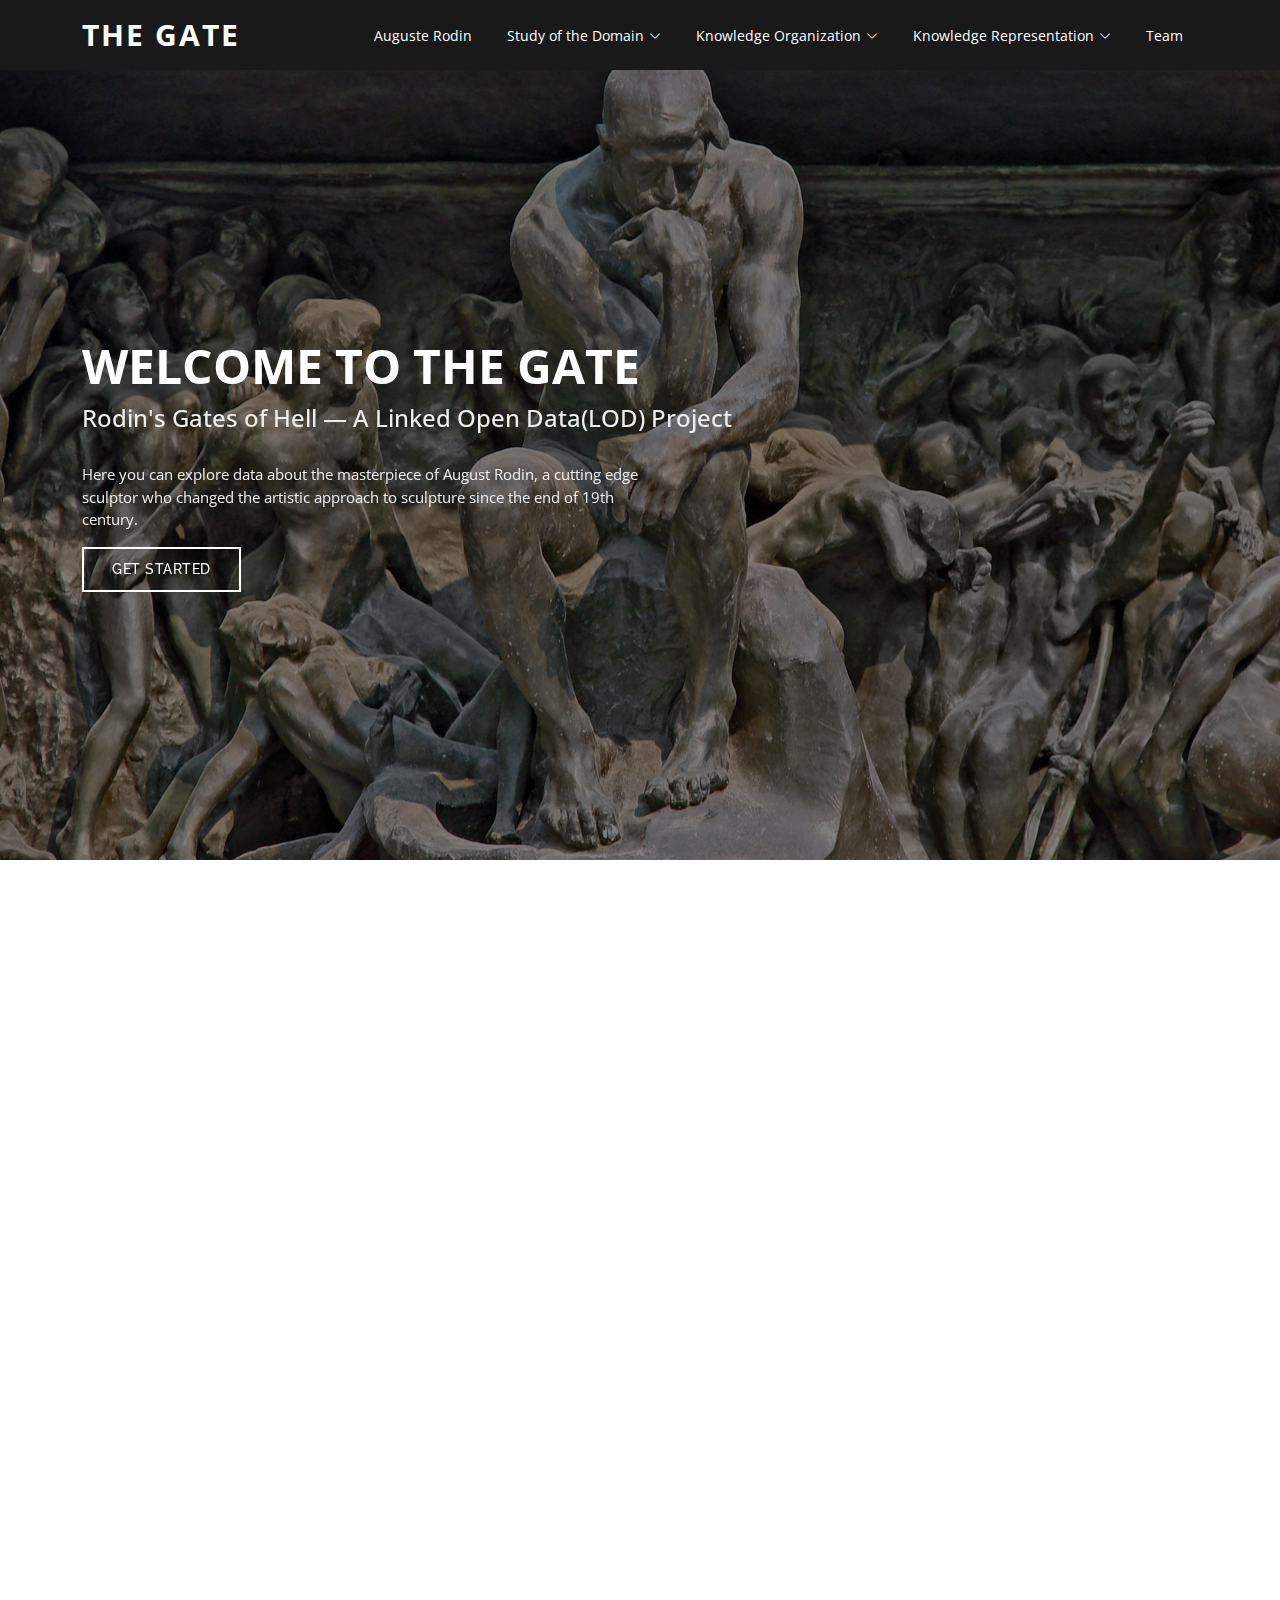
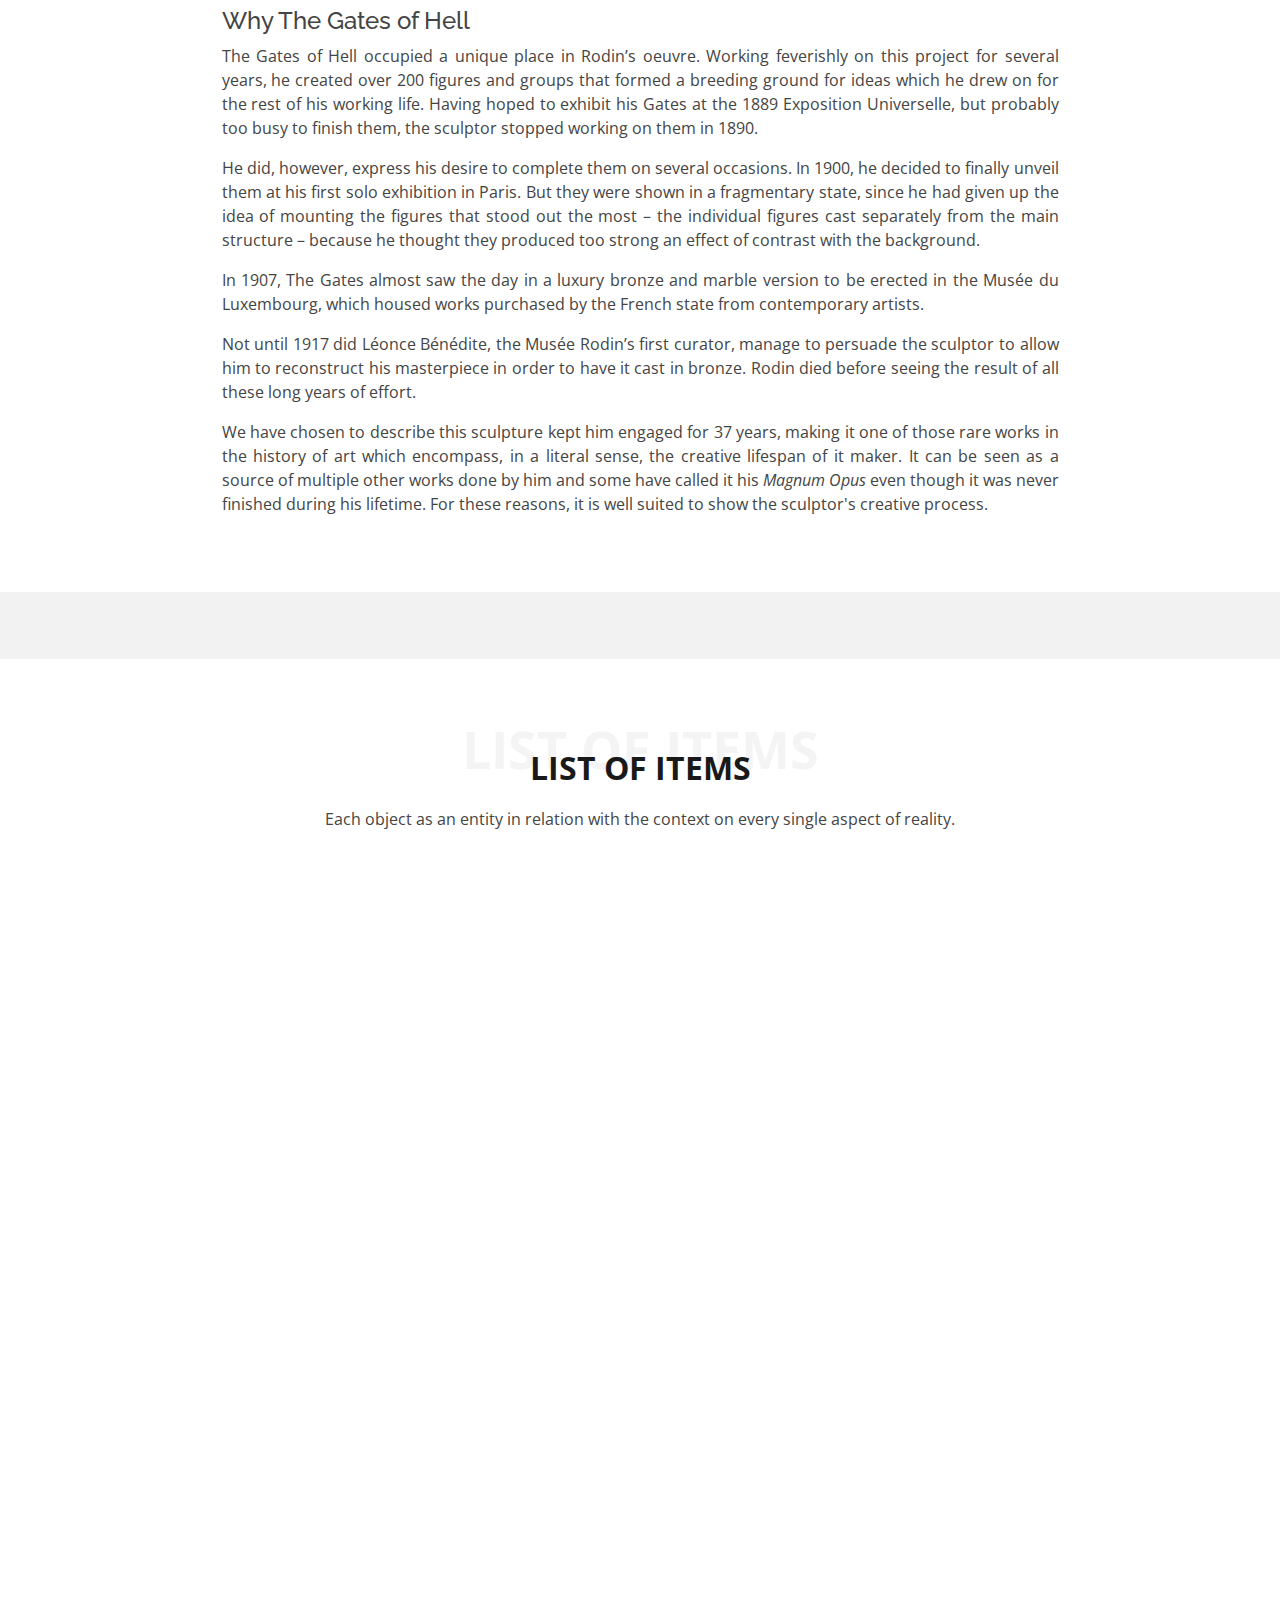
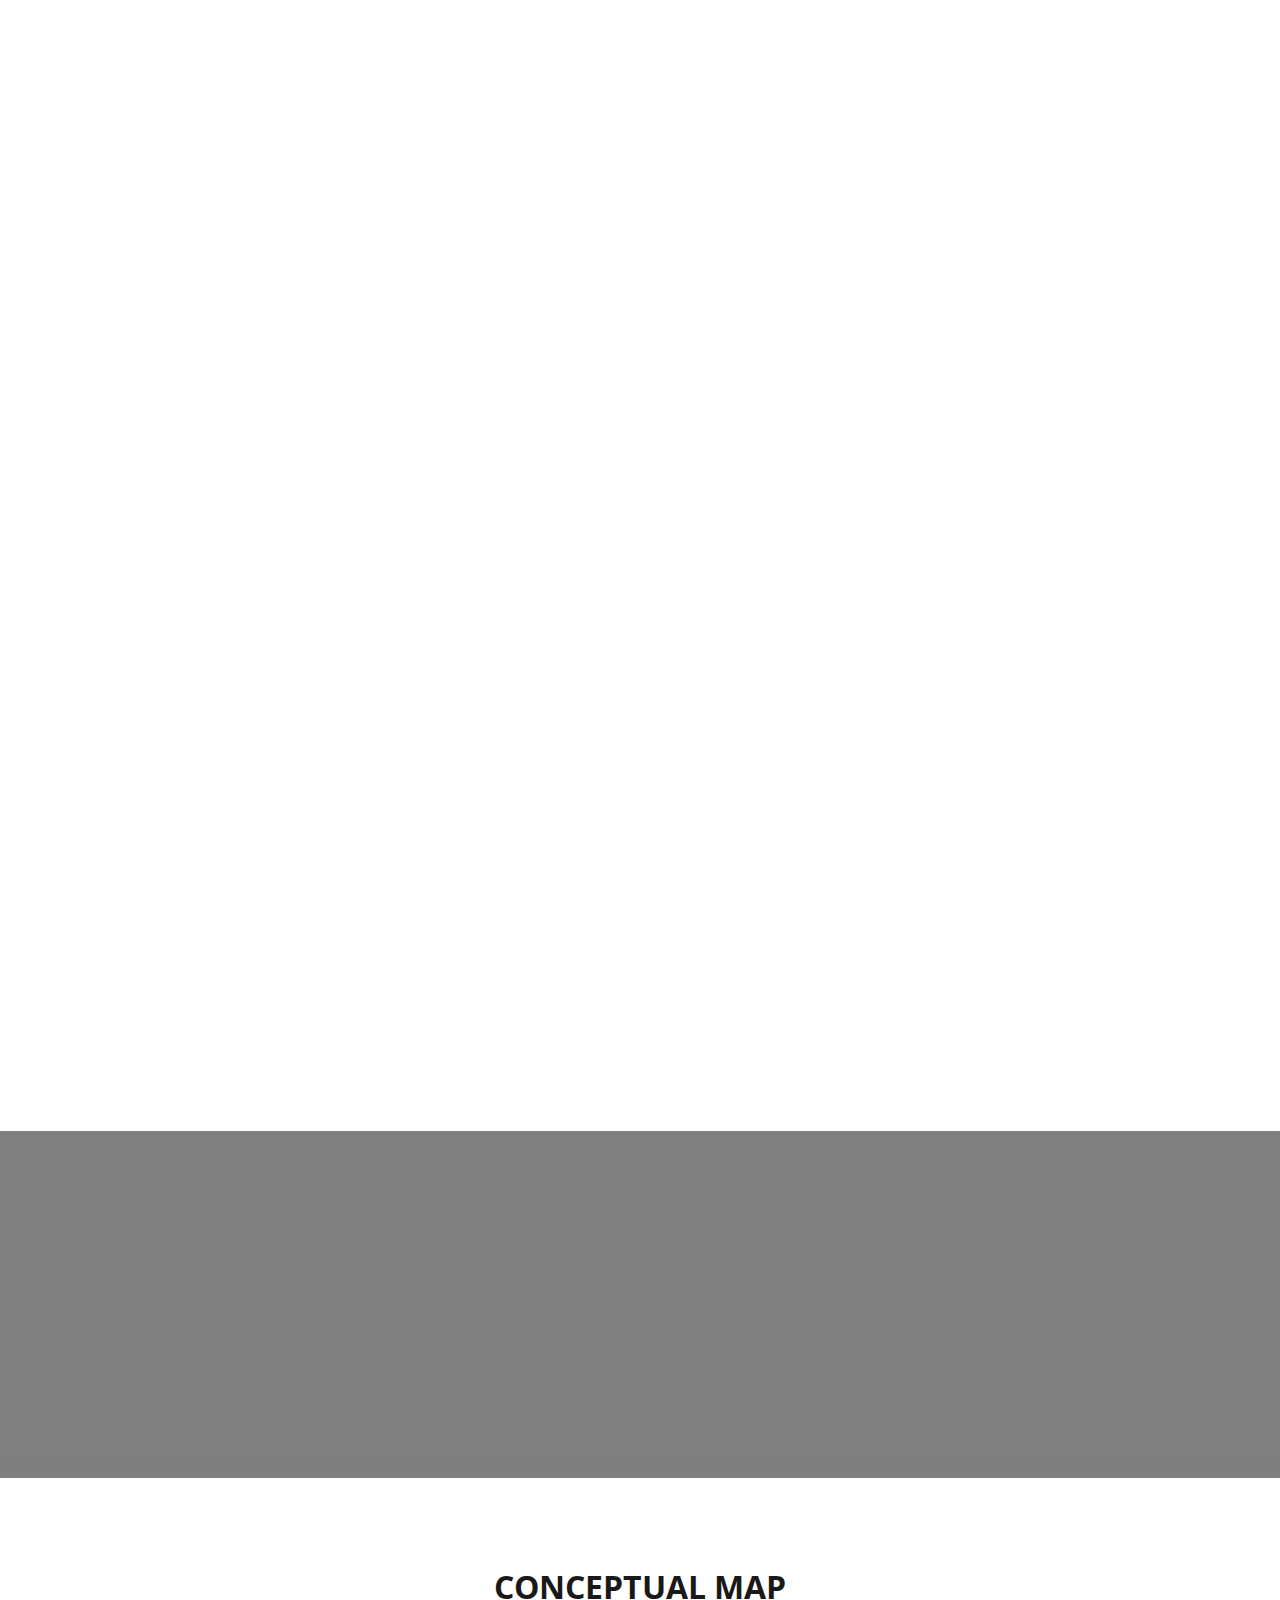
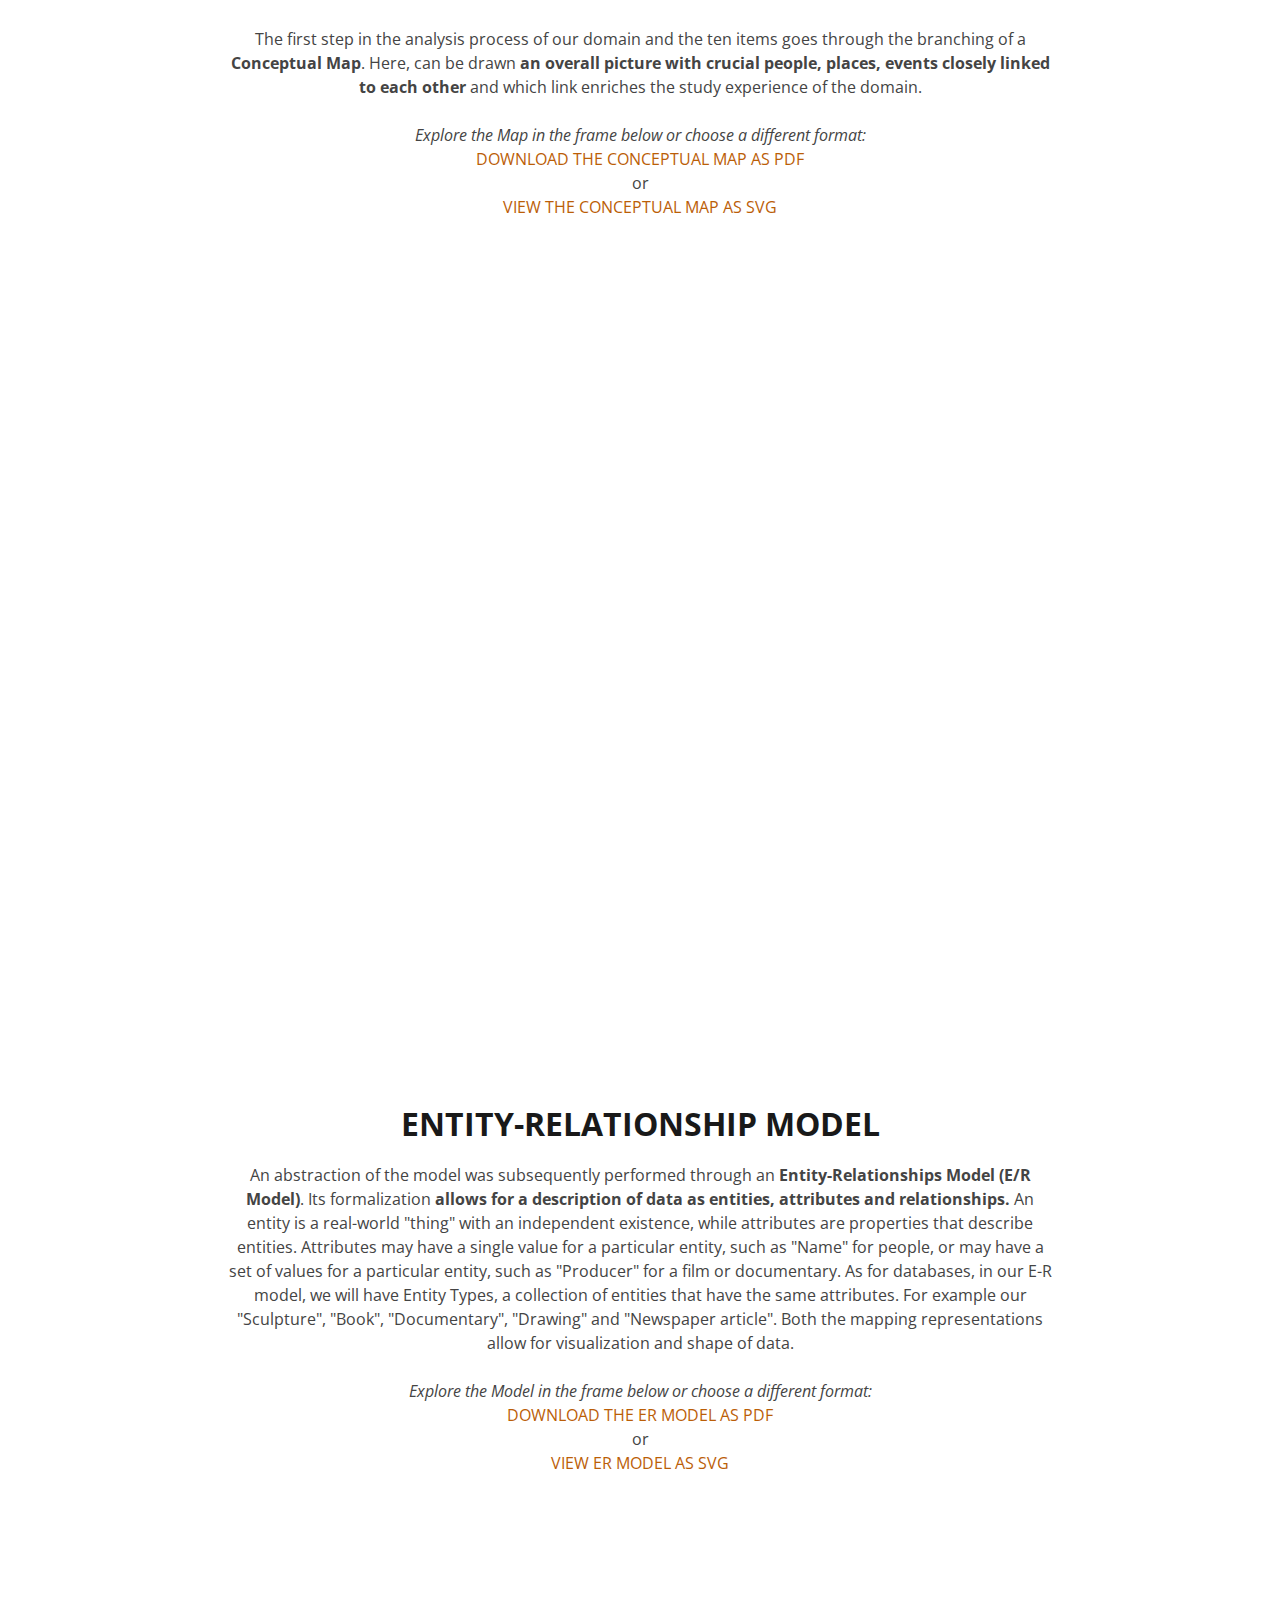
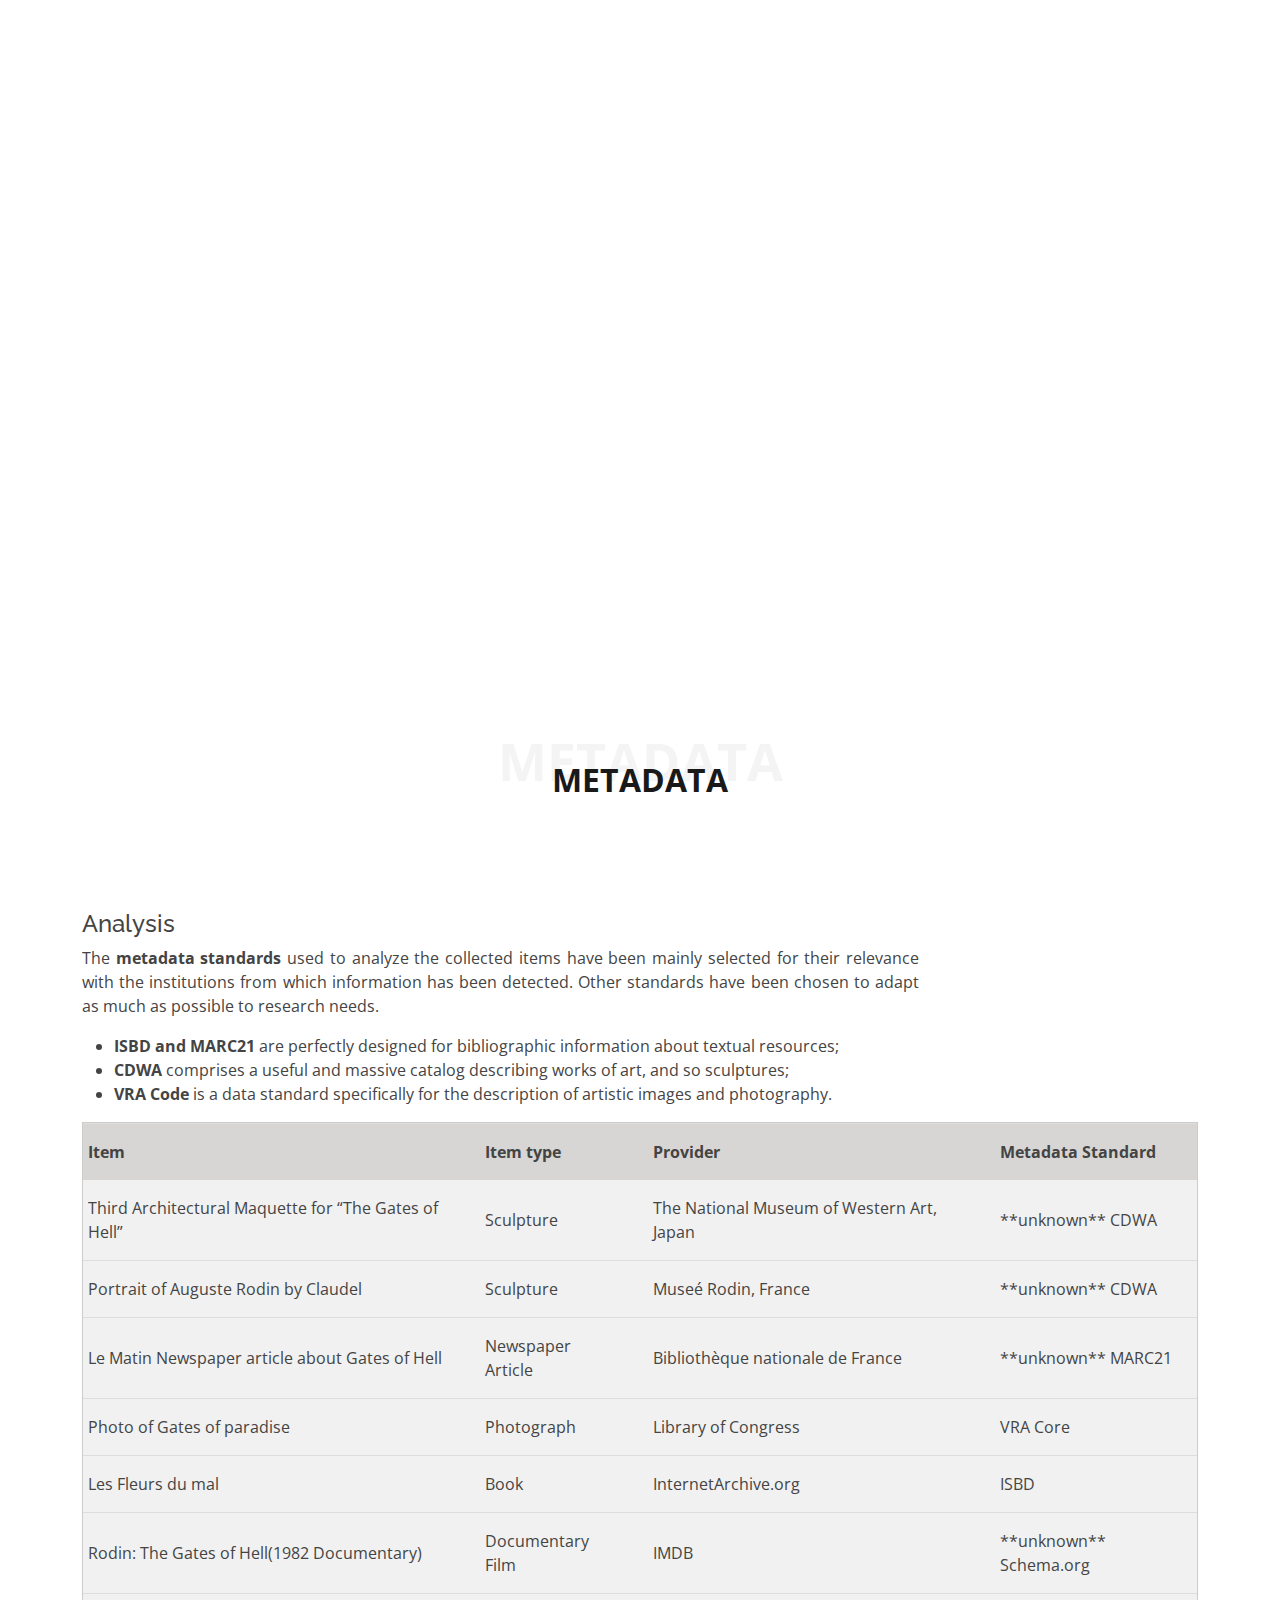
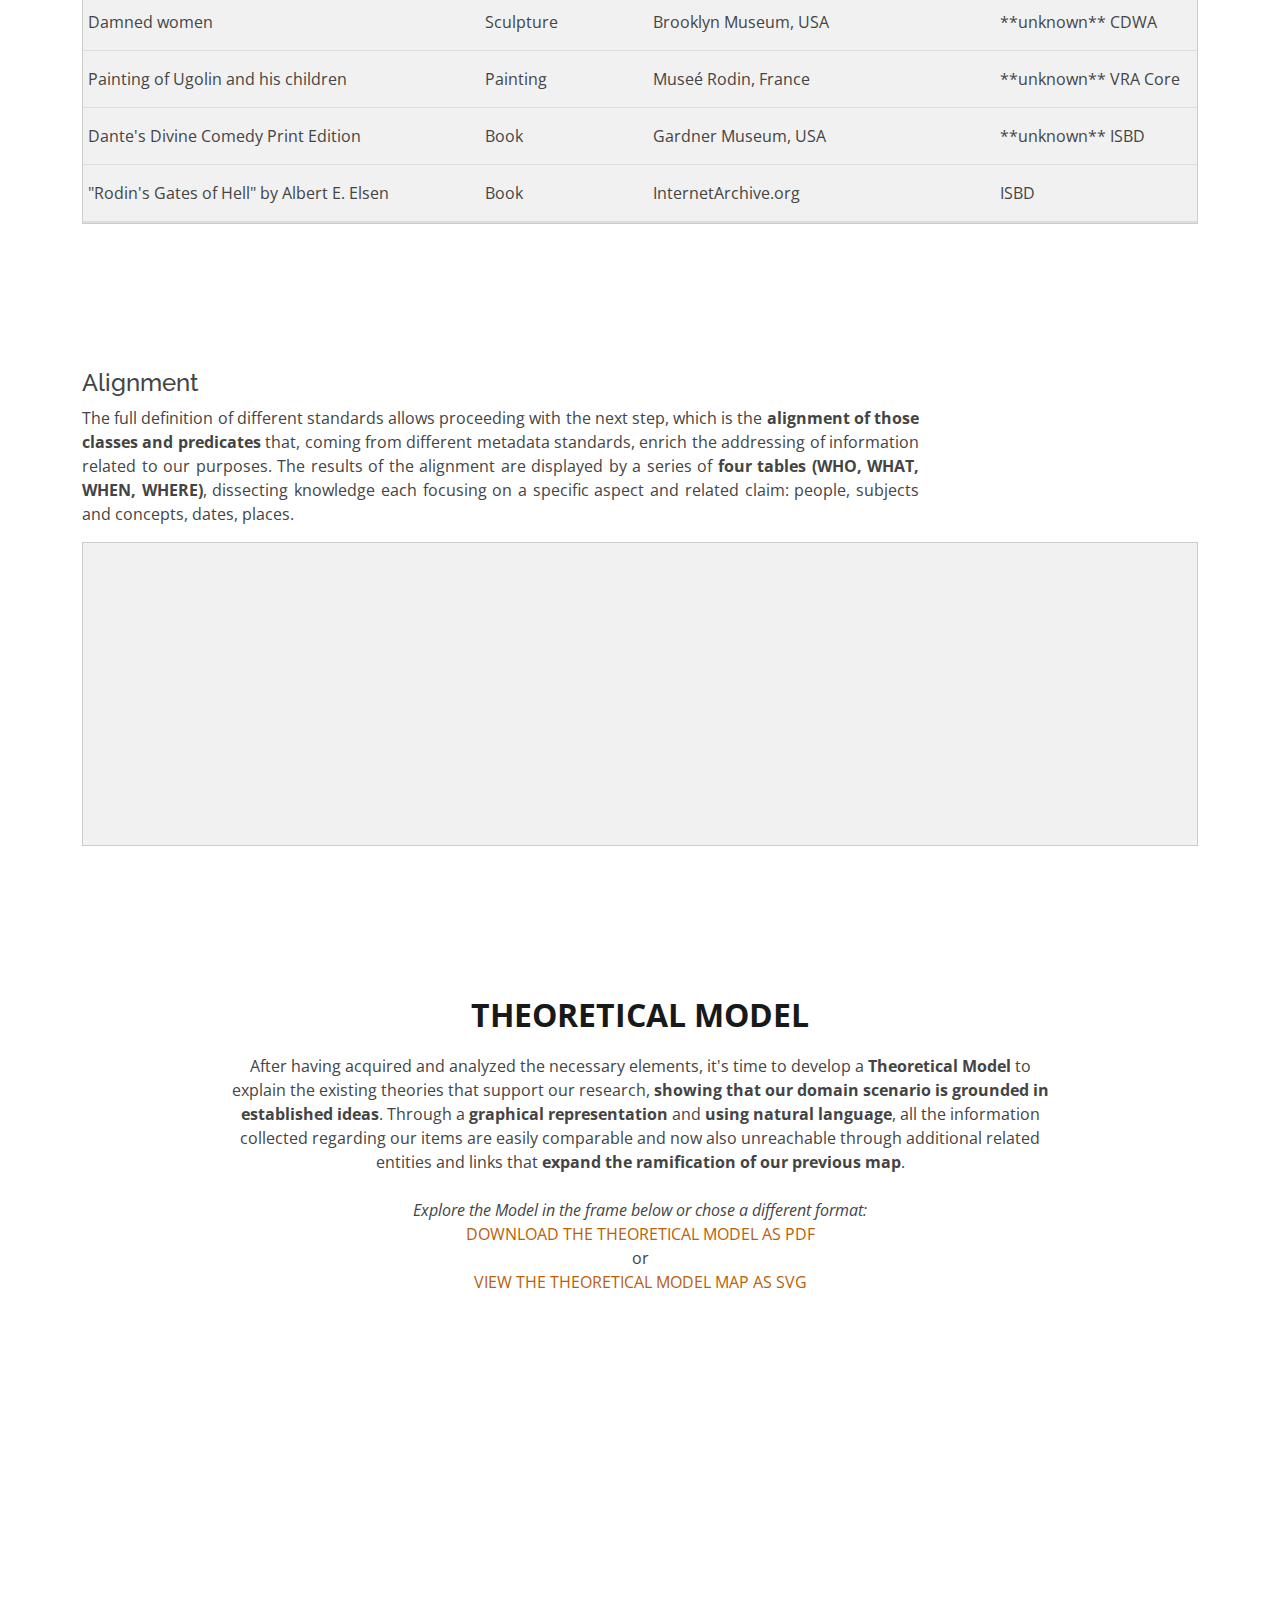
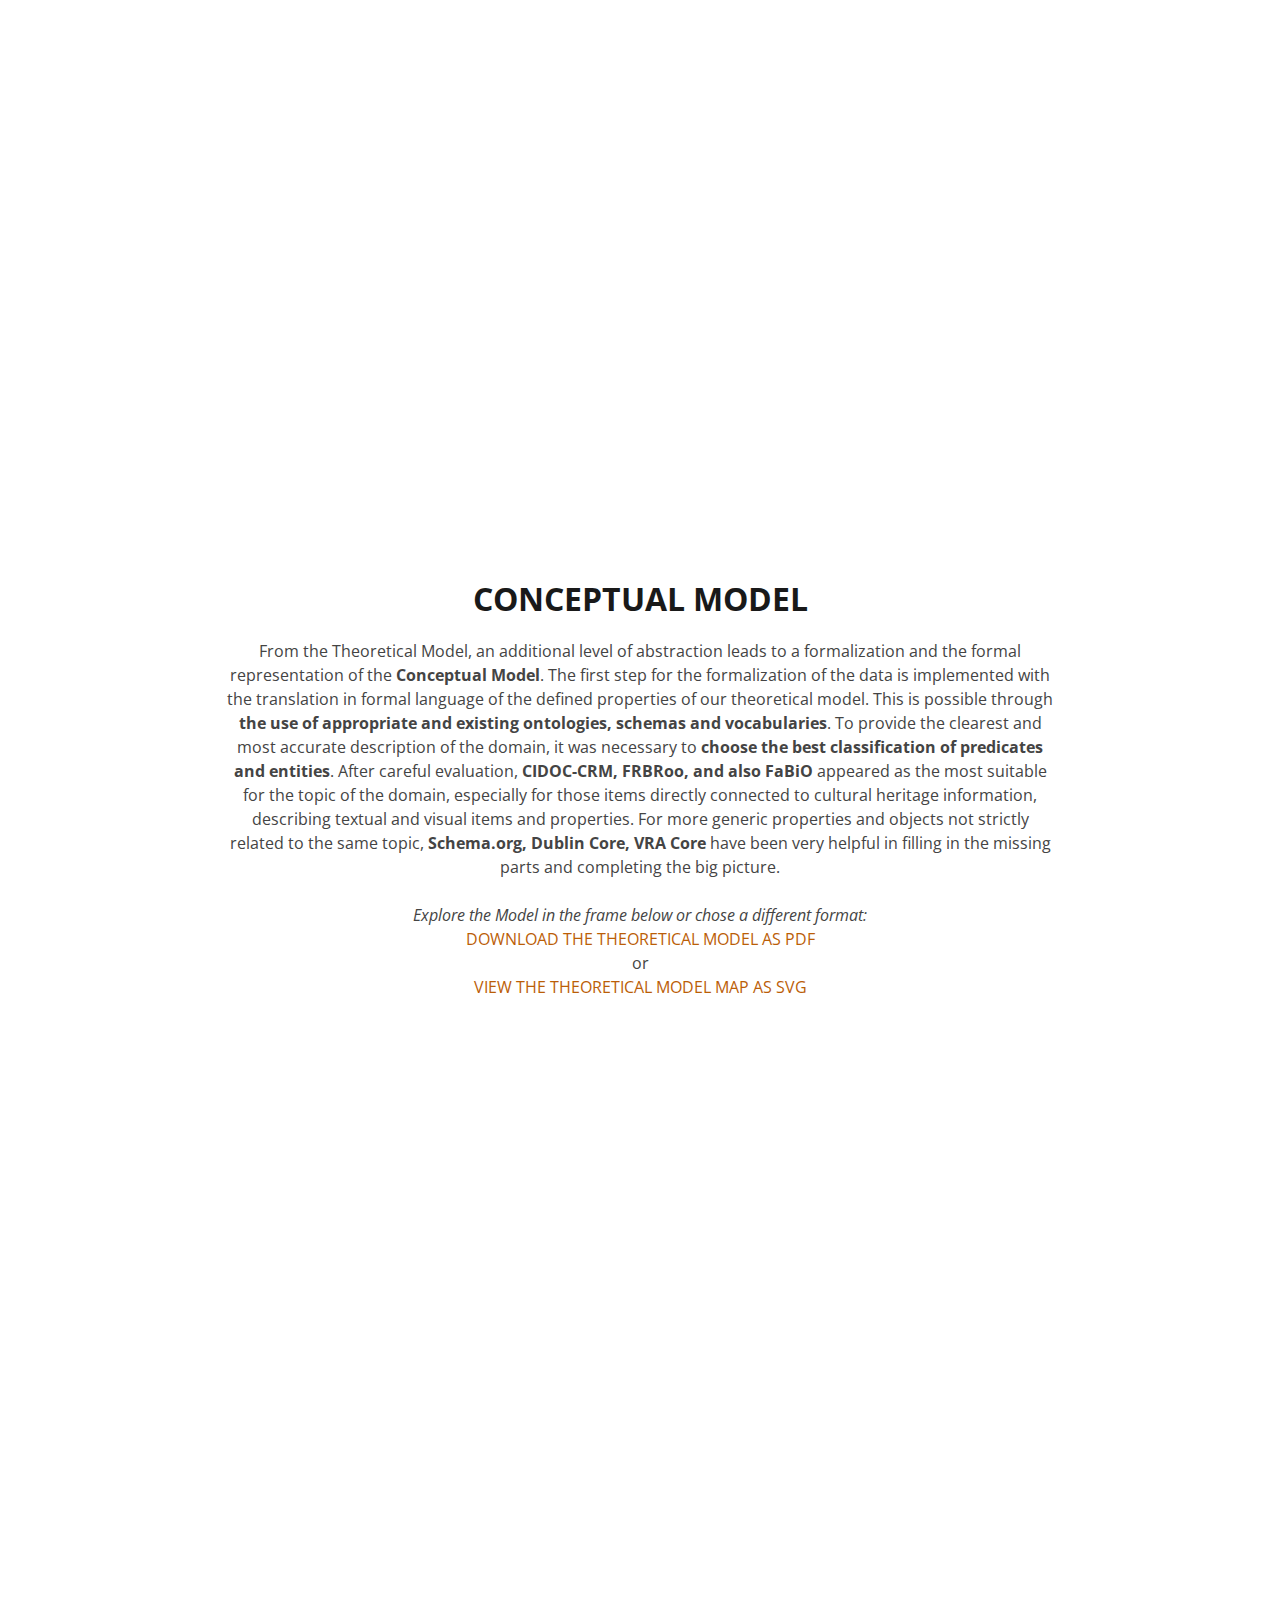
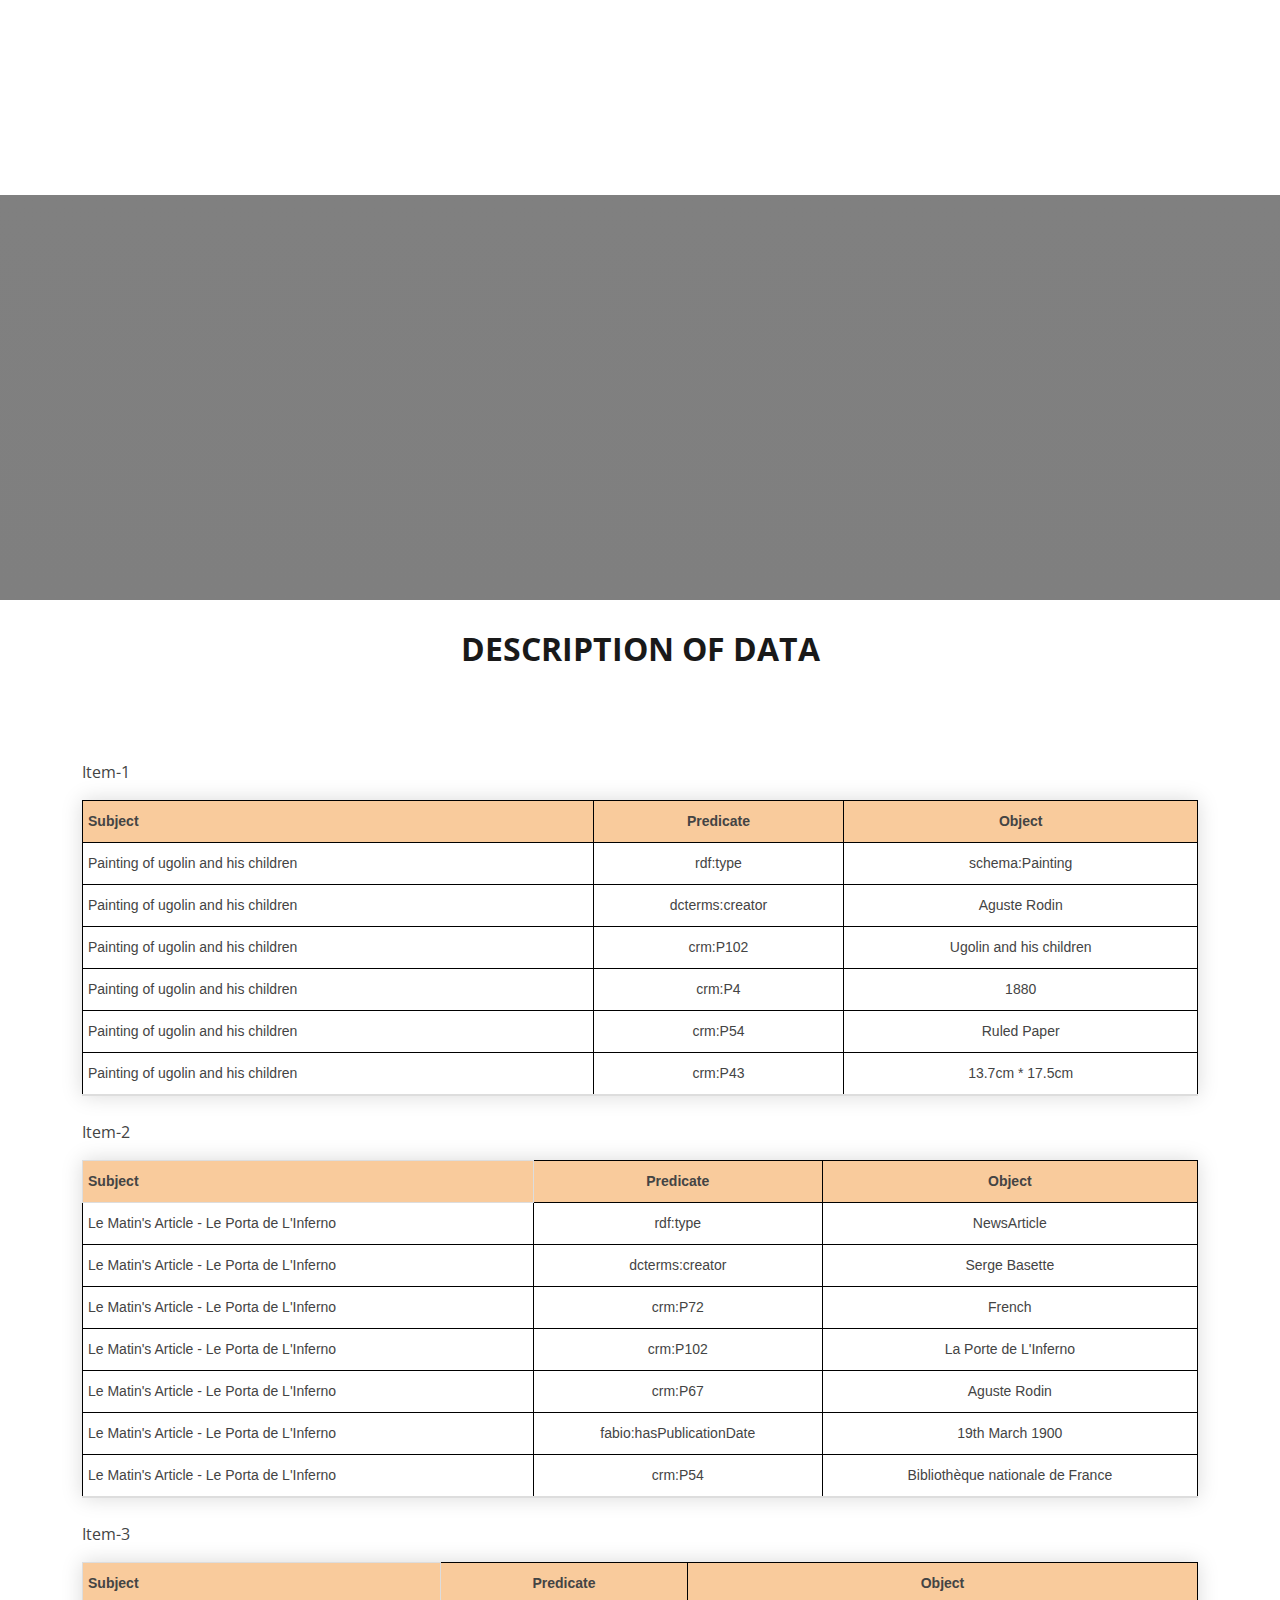
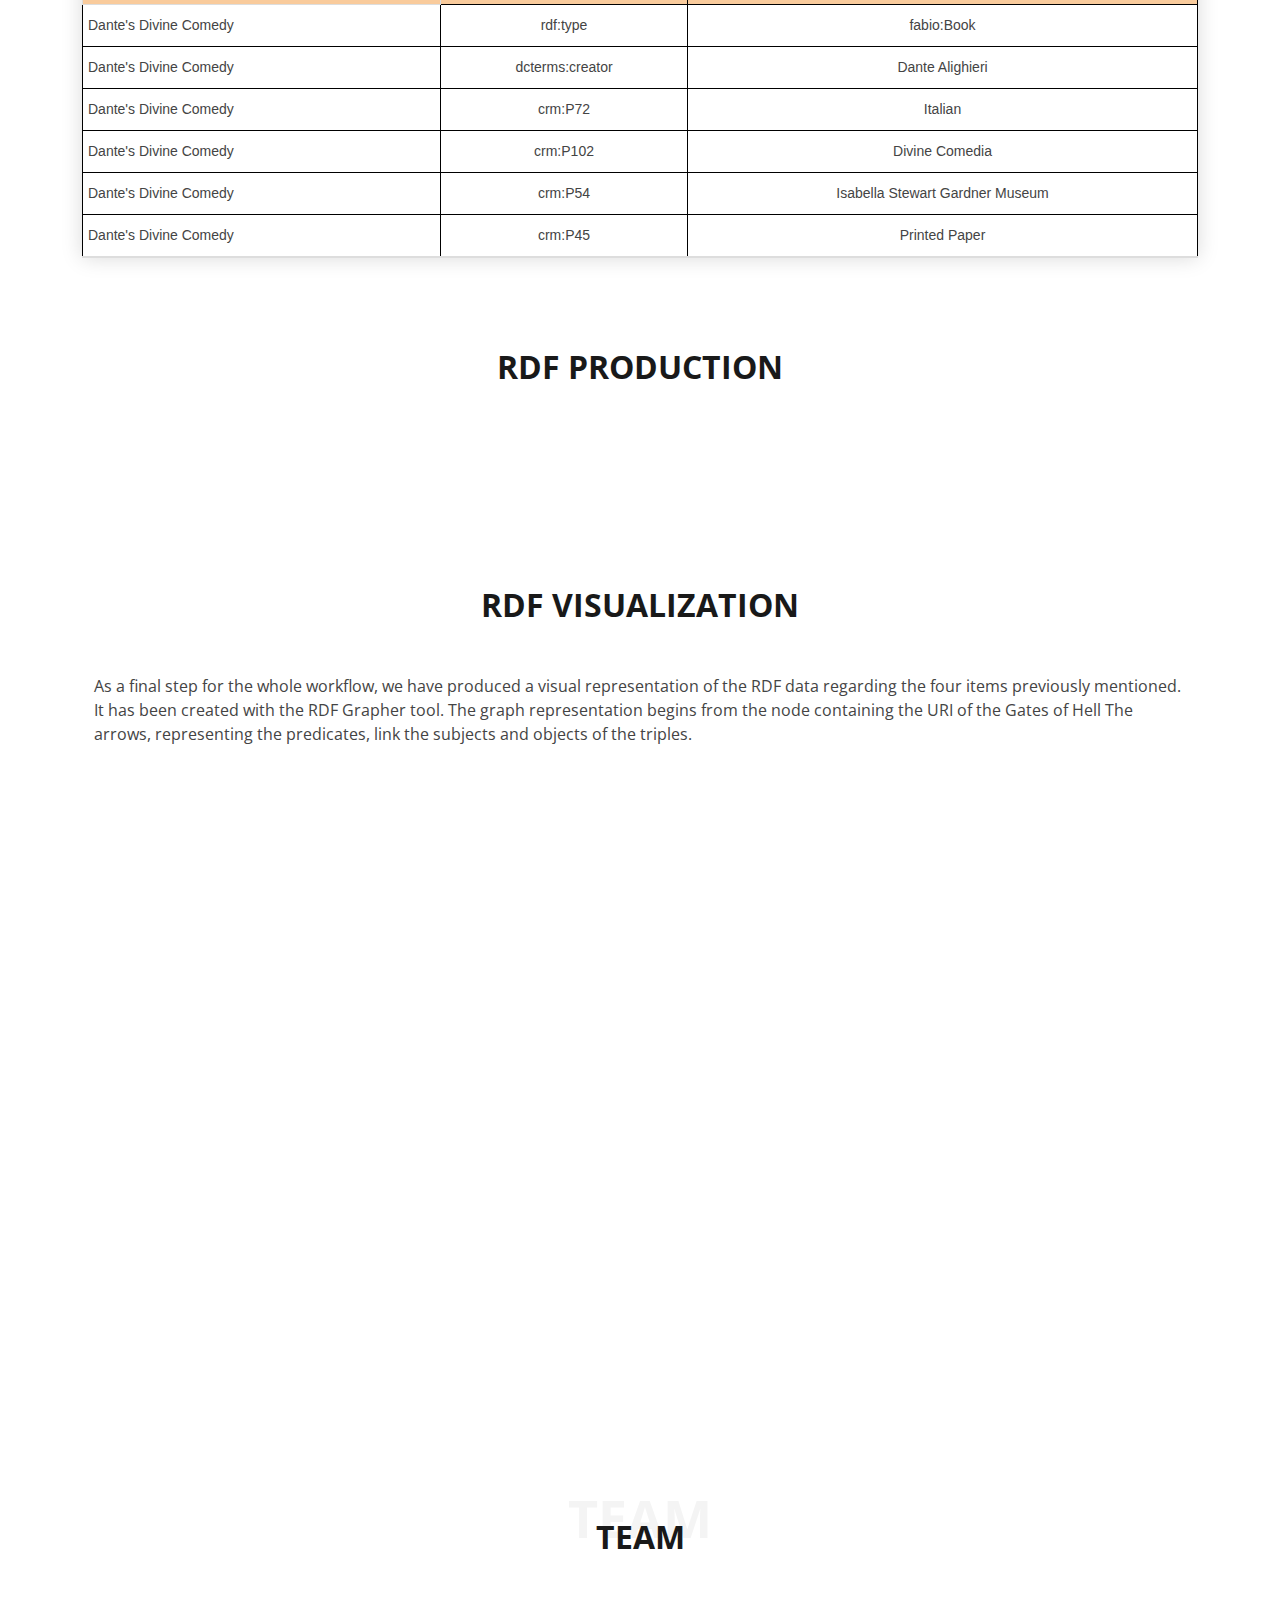
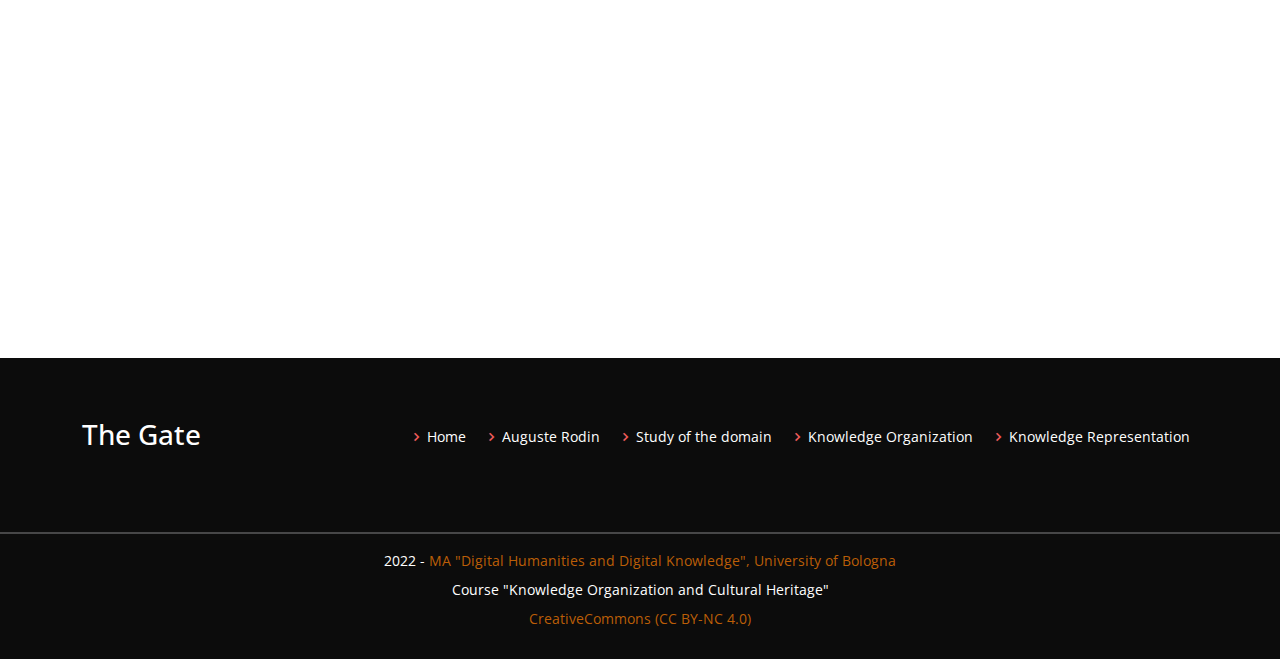
<file: index.html>
<!DOCTYPE html>
<html lang="en">

<head>
  <meta charset="utf-8">
  <meta content="width=device-width, initial-scale=1.0" name="viewport">

  <title>The Gate</title>
  <meta content="" name="description">
  <meta content="" name="keywords">

  <!-- Favicons -->
  <link href="assets/img/favicon.png" rel="icon">
  <link href="assets/img/apple-touch-icon.png" rel="apple-touch-icon">

  <!-- Google Fonts -->
  <link href="https://fonts.googleapis.com/css?family=Open+Sans:300,300i,400,400i,600,600i,700,700i|Raleway:300,300i,400,400i,500,500i,600,600i,700,700i|Poppins:300,300i,400,400i,500,500i,600,600i,700,700i" rel="stylesheet">

  <!-- Vendor CSS Files -->
  <link href="assets/vendor/aos/aos.css" rel="stylesheet">
  <link href="assets/vendor/bootstrap/css/bootstrap.min.css" rel="stylesheet">
  <link href="assets/vendor/bootstrap-icons/bootstrap-icons.css" rel="stylesheet">
  <link href="assets/vendor/boxicons/css/boxicons.min.css" rel="stylesheet">
  <link href="assets/vendor/glightbox/css/glightbox.min.css" rel="stylesheet">
  <link href="assets/vendor/swiper/swiper-bundle.min.css" rel="stylesheet">

  <!-- Template Main CSS File -->
  <link href="assets/css/style.css" rel="stylesheet">

  <!-- =======================================================
  * Template Name: Day - v4.8.0
  * Template URL: https://bootstrapmade.com/day-multipurpose-html-template-for-free/
  * Author: BootstrapMade.com
  * License: https://bootstrapmade.com/license/
  ======================================================== -->

  <style>
    .justify-p {
      text-align: justify;

      -webkit-hyphens: auto;
      -moz-hyphens: auto;
      -ms-hyphens: auto;
      hyphens: auto;
    }
  </style>

</head>

<body>

  

  <!-- ======= Header ======= -->
  <header id="header" class="d-flex align-items-center">
    <div class="container d-flex align-items-center justify-content-between">

      <h1 class="logo"><a href="index.html">THE GATE</a></h1>
      <!-- Uncomment below if you prefer to use an image logo -->
      <!-- <a href="index.html" class="logo"><img src="assets/img/logo.png" alt="" class="img-fluid"></a>-->

      <nav id="navbar" class="navbar">
        <ul>
          <!--li><a class="nav-link scrollto active" href="#hero">Home</a></li-->
          <li><a class="nav-link scrollto" href="#about">Auguste Rodin</a></li>
          <li class="dropdown"><a href="#why-us"><span>Study of the Domain</span> <i class="bi bi-chevron-down"></i></a>
            <ul>
              <li><a class="nav-link scrollto" href="#why-us">Idea</a></li>
              <li><a class="nav-link scrollto" href="#portfolio">List of Items</a></li>
              <li><a class="nav-link scrollto" href="listofitems.html">Description of Items</a></li>
            </ul>
          </li>
          <li class="dropdown"><a href="#cta"><span>Knowledge Organization</span> <i class="bi bi-chevron-down"></i></a>
            <ul>
              <li><a href="#con_map">Conceptual Map</a></li>
              <li><a href="#er_mod">Entity-relationship Model</a></li>
              <li><a href="#services">Metadata</a></li>
              <li><a href="#theo_mod">Theoretical Model</a></li>
              <li><a href="#con_model">Conceptual Model</a></li>
            </ul>
          </li>
          <li class="dropdown"><a href="#kr"><span>Knowledge Representation</span> <i class="bi bi-chevron-down"></i></a>
            <ul>
              <li><a href="#kr">Description of data</a></li>
              <li><a href="#krproduction">RDF production</a></li>
              <li><a href="#krview">RDF visualisation</a></li>
            </ul>
          <li><a class="nav-link scrollto" href="#team">Team</a></li>
        </ul>
        <i class="bi bi-list mobile-nav-toggle"></i>
      </nav><!-- .navbar -->

    </div>
  </header><!-- End Header -->

  <!-- ======= Hero Section ======= -->
  <section id="hero" class="d-flex align-items-center">
    <div class="container position-relative" data-aos="fade-up" data-aos-delay="500">
      <h1>Welcome to The Gate</h1>
      <h2>Rodin's Gates of Hell — A Linked Open Data(LOD) Project</h2>
      <p class="mrd01 w-50">Here you can explore data about the masterpiece of August Rodin, a cutting edge sculptor who changed the artistic approach to sculpture since the end of 19th century.</p>
      <a href="#about" class="btn-get-started scrollto">Get Started</a>
    </div>
  </section><!-- End Hero -->

  <main id="main">

    <!-- ======= About Section ======= -->
    <section id="about" class="about">
      <div class="container pb-4">

        <div class="row">
          <div class="col-lg-5 order-1 order-lg-2 text-center" data-aos="fade-left">
            <img src="assets/img/440px-Auguste_Rodin_by_George_Charles_Beresford_(NPG_x6573).jpg" class="img-fluid rounded" alt="Portrait of Rodin">
          </div>
          <div class="col-lg-7 pt-4 pt-lg-0 order-2 order-lg-1 content pe-5" data-aos="fade-right">
            <h4>Auguste Rodin life and career</h4>
              <p class="justify-p"><b>AUGUSTS RODIN</b>, or, to give him his full name, <span class="fst-italic">Francois Auguste Rodin</span>, was born in Paris on the I2th of November 1840, in a house that no longer exists, but which stood in the Rue de PArbalete and bore the number 3. The street is a small one lying between the Val-de-Grace Hospital and the Church of St Medard, in the outskirts of the Latin Quarter, and not far from the Jardin des Plantes, the Pantheon, and the Sorbonne. The cutting of wide boulevards and the rebuilding of houses and some old monuments have a good deal changed the physiognomy of this part of Paris ; but the changes are not so complete as elsewhere, and a present-day visitor to the Rue de 1'Arbalete will find nooks and corners that have conserved their appearance of sixty years ago.
            </p>
            <p class="justify-p">Extract from the: <a href="https://archive.org/details/lifeworkofaugust00lawtiala/page/n17/mode/2up">Internet Archive</a></p>
            <p class="justify-p"><em>"His genius was to express inner truths of the human psyche, and his gaze penetrated beneath the external appearance of the world"</em></p>
            <p class="justify-p">Extract from the: <a href="https://rodinmuseum.org/collection/about-auguste-rodin">Rodin Museum</a></p>
            <p class="justify-p"><em>"Rodin was especially influenced by the drawing master, Horace Lecoq de Boisbaudran (b. 1802–d. 1897), who was known for his unique method of training the visual memory and who emphasized the importance of artists working from nature."</em></p>
            <p class="justify-p">Extract from the: <a href="https://www.oxfordbibliographies.com/view/document/obo-9780199920105/obo-9780199920105-0018.xml">Oxford Bibliographies</a>
            </p>
                       
        </div>

      </div>
    </section><!-- End About Section -->

    <!-- ======= Why Us Section ======= -->
    <section id="why-us" class="why-us">
      <div class="container ">
        <div class="w-75 mx-auto">
          <h4>Why The Gates of Hell</h4>
          <p class="justify-p">The Gates of Hell occupied a unique place in Rodin’s oeuvre. Working feverishly on this project for several years, he created over 200 figures and groups that formed a breeding ground for ideas which he drew on for the rest of his working life. Having hoped to exhibit his Gates at the 1889 Exposition Universelle, but probably too busy to finish them, the sculptor stopped working on them in 1890.</p> 
          <p class="justify-p">He did, however, express his desire to complete them on several occasions. In 1900, he decided to finally unveil them at his first solo exhibition in Paris. But they were shown in a fragmentary state, since he had given up the idea of mounting the figures that stood out the most – the individual figures cast separately from the main structure – because he thought they produced too strong an effect of contrast with the background.</p>
          <p class="justify-p">In 1907, The Gates almost saw the day in a luxury bronze and marble version to be erected in the Musée du Luxembourg, which housed works purchased by the French state from contemporary artists.</p>
          <p class="justify-p">Not until 1917 did Léonce Bénédite, the Musée Rodin’s first curator, manage to persuade the sculptor to allow him to reconstruct his masterpiece in order to have it cast in bronze. Rodin died before seeing the result of all these long years of effort.</p>
          <p class="justify-p">We have chosen to describe this sculpture kept him engaged for 37 years, making it one of those rare works in the history of art which encompass, in a literal sense, the creative lifespan of it maker. It can be seen as a source of multiple other works done by him and some have called it his <em>Magnum Opus</em> even though it was never finished during his lifetime. For these reasons, it is well suited to show the sculptor's creative process.</p>
          
          </div>

        </div>

      </div>
    </section><!-- End Why Us Section -->

    <!-- ======= Clients Section ======= -->
    <section id="clients" class="clients">
      <div class="container" data-aos="zoom-in">

        <div class="row d-flex align-items-center">

          <div class="col-lg-12">
           <h4> The Linked Open Data Project</h4>
          </div>

          <!--div class="col-lg-2 col-md-4 col-6">
            <img src="assets/img/clients/client-6.png" class="img-fluid" alt="">
          </div-->

        </div>

      </div>
    </section><!-- End Clients Section -->


    <!-- ======= ITEMS Section ======= -->
    <section id="portfolio" class="portfolio">
      <div class="container">

        <div class="section-title">
          <span>List of Items</span>
          <h2>List of Items</h2>
          <p>Each object as an entity in relation with the context on every single aspect of reality.</p>
        </div>

        <div class="row" data-aos="fade-up">
          <div class="col-lg-12 d-flex justify-content-center">
            <ul id="portfolio-flters">
              <li data-filter="*" class="filter-active">All</li>
              <li data-filter=".filter-sculpture">Sculptures</li>
              <li data-filter=".filter-drawing">Paintings</li>
              <li data-filter=".filter-newsp">Newspaper Articles</li>
              <li data-filter=".filter-photo">Photographs</li>
              <li data-filter=".filter-book">Books</li>
              <li data-filter=".filter-film">Films</li>
            </ul>
          </div>
        </div>

        <div class="row portfolio-container" data-aos="fade-up" data-aos-delay="150">

          <div class="col-lg-4 col-md-6 portfolio-item filter-sculpture">
            <img src="assets/img/portfolio/2877-L.jpg" class="img-fluid" alt="">
            <div class="portfolio-info">
              <h4>"Third Architectural Maquette for “The Gates of Hell”</h4>
              <p>Sculptures</p>
              <a href="assets/img/portfolio/2877-L.jpg" data-gallery="portfolioGallery" class="portfolio-lightbox preview-link" title="Third Architectural Maquette for “The Gates of Hell"><i class="bx bx-plus"></i></a>
              <a href="https://collection.nmwa.go.jp/en/S.1959-0046.html" class="details-link" title="More Details"><i class="bx bx-link"></i></a>
            </div>
          </div>

          <div class="col-lg-4 col-md-6 portfolio-item filter-sculpture">
            <img src="assets/img/portfolio/s.1021_web_numjm003.jpg" class="img-fluid" alt="">
            <div class="portfolio-info">
              <h4>Portrait of Auguste Rodin by Claudel</h4>
              <p>Sculptures</p>
              <a href="assets/img/portfolio/s.1021_web_numjm003.jpg" data-gallery="portfolioGallery" class="portfolio-lightbox preview-link" title="Museé Rodin, France"><i class="bx bx-plus"></i></a>
              <a href="https://www.musee-rodin.fr/en/musee/collections/oeuvres/portrait-rodin" class="details-link" title="More Details"><i class="bx bx-link"></i></a>
            </div>
          </div>

          <div class="col-lg-4 col-md-6 portfolio-item filter-newsp">
            <img src="assets/img/portfolio/leMatin.jpeg" class="img-fluid" alt="">
            <div class="portfolio-info">
              <h4>Le Matin Newspaper article about Gates of Hell</h4>
              <p>Newspaper Article</p>
              <a href="assets/img/portfolio/leMatin.jpeg data-gallery=" data-gallery="portfolioGallery" class="portfolio-lightbox preview-link" title="App 2"><i class="bx bx-plus"></i></a>
              <a href="https://gallica.bnf.fr/ark:/12148/bpt6k558114k/f1.image" class="details-link" title="More Details"><i class="bx bx-link"></i></a>
            </div>
          </div>

          <div class="col-lg-4 col-md-6 portfolio-item filter-photo">
            <img src="assets/img/portfolio/gates_of_paradise.jpeg" class="img-fluid" alt="">
            <div class="portfolio-info">
              <h4>Photo of Gates of paradise</h4>
              <p>Photographs</p>
              <a href="assets/img/portfolio/gates_of_paradise.jpeg" data-gallery="portfolioGallery" class="portfolio-lightbox preview-link" title="Library of Congress"><i class="bx bx-plus"></i></a>
              <a href="https://www.loc.gov/resource/cph.3b46870/" class="details-link" title="More Details"><i class="bx bx-link"></i></a>
            </div>
          </div>

          <div class="col-lg-4 col-md-6 portfolio-item filter-book">
            <img src="assets/img/portfolio/fleurDuMal.jpeg" class="img-fluid" alt="">
            <div class="portfolio-info">
              <h4>Les Fleurs du mal</h4>
              <p>Books</p>
              <a href="assets/img/portfolio/fleurDuMal.jpeg" data-gallery="portfolioGallery" class="portfolio-lightbox preview-link" title="Charles Baudelaire"><i class="bx bx-plus"></i></a>
              <a href="https://archive.org/details/lesfleursdu00baud/page/n11/mode/2up" class="details-link" title="More Details"><i class="bx bx-link"></i></a>
            </div>
          </div>

          <div class="col-lg-4 col-md-6 portfolio-item filter-film">
            <img src="assets/img/portfolio/rodin_doc_film.jpg" class="img-fluid" alt="">
            <div class="portfolio-info">
              <h4>Rodin: The Gates of Hell (1982 Documentary) </h4>
              <p>Film</p>
              <a href="assets/img/portfolio/rodin_doc_film.jpg" data-gallery="portfolioGallery" class="portfolio-lightbox preview-link" title="José Ferrer (voice of Rodin)"><i class="bx bx-plus"></i></a>
              <a href="https://www.imdb.com/title/tt0204601/plotsummary?ref_=tt_ov_pl" class="details-link" title="More Details"><i class="bx bx-link"></i></a>
            </div>
          </div>

          <div class="col-lg-4 col-md-6 portfolio-item filter-sculpture">
            <img src="assets/img/portfolio/damned_w.jpg" class="img-fluid" alt="">
            <div class="portfolio-info">
              <h4>Damned Women (Femmes Damnées)</h4>
              <p>Sculptures</p>
              <a href="assets/img/portfolio/damned_w.jpg" data-gallery="portfolioGallery" class="portfolio-lightbox preview-link" title="Brooklyn Museum, USA"><i class="bx bx-plus"></i></a>
              <a href="https://www.brooklynmuseum.org/opencollection/objects/113813" class="details-link" title="More Details"><i class="bx bx-link"></i></a>
            </div>
          </div>

          <div class="col-lg-4 col-md-6 portfolio-item filter-drawing">
            <img src="assets/img/portfolio/Ugolino Surrounded by his Three Children Auguste Rodin.jpg" class="img-fluid" alt="">
            <div class="portfolio-info">
              <h4>Painting of Ugolin and his Children</h4>
              <p>Painting</p>
              <a href="assets/img/portfolio/Ugolino Surrounded by his Three Children Auguste Rodin.jpg" data-gallery="portfolioGallery" class="portfolio-lightbox preview-link" title="Museé Rodin, France"><i class="bx bx-plus"></i></a>
              <a href="https://collections.musee-rodin.fr/en/museum/rodin/ugolin-entoure-de-trois-enfants-cavalier-entoure-de-quatre-personnages-au-verso/D.07627?q=Ugolin+and+his+children&position=19&pageDocId=fc4eead7-1b9f-4f6e-a4ed-3a43dfe38d1d" class="details-link" title="More Details"><i class="bx bx-link"></i></a>
            </div>
          </div>

          <div class="col-lg-4 col-md-6 portfolio-item filter-book">
            <img src="assets/img/portfolio/008604.jpg" class="img-fluid" alt="">
            <div class="portfolio-info">
              <h4>Dante's Divine Comedy</h4>
              <p>Book</p>
              <a href="assets/img/portfolio/008604.jpg" data-gallery="portfolioGallery" class="portfolio-lightbox preview-link" title="Gardner Museum, USA"><i class="bx bx-plus"></i></a>
              <a href="https://www.gardnermuseum.org/experience/collection/17662" class="details-link" title="More Details"><i class="bx bx-link"></i></a>
            </div>
          </div>

          <div class="col-lg-4 col-md-6 portfolio-item filter-book">
            <img src="assets/img/portfolio/91jO4OOvq3L.jpg" class="img-fluid" alt="">
            <div class="portfolio-info">
              <h4>"Rodin's Gates of Hell"</h4>
              <p>Book</p>
              <a href="assets/img/portfolio/91jO4OOvq3L.jpg" data-gallery="portfolioGallery" class="portfolio-lightbox preview-link" title="Albert E. Elsen"><i class="bx bx-plus"></i></a>
              <a href="https://openlibrary.org/books/OL5801181M/Rodin%27s_Gates_of_hell." class="details-link" title="More Details"><i class="bx bx-link"></i></a>
            </div>
          </div>
          </div>
      </div>
    
    <div class="container" data-aos="zoom-in">

      <div class="text-center">
        <h4>Item Descriptions</h4>
      <a class="cta-btn" href="listofitems.html">Click here to read about our Item Descriptions</a><br><br>
      </div>
    </div>
  </section>
    <!-- End ITEMS Section -->

    <!-- =======KO Section ======= -->
    <section id="cta" class="cta">
      <div class="container" data-aos="zoom-in">

        <div class="text-center justify-content-center">
          <h3 class="font-weight-bold pb-2">Knowledge Organization</h3>
          <h4 class="w-50 m-auto text-white font-weight-normal">A process of mapping, abstraction and analysis of the domain scenario and its chosen items.</h4>
        </div>

      </div>
    </section>
    

     <!-- ======= Graph Section ======= -->
    <section id="con_map" class="graph_cm">
      <div class="container">
      <div class="section-title">
        
          <div class="row justify-content-center">
            <div class="text-center w-75">
            <h2>Conceptual Map</h2>
            <p>The first step in the analysis process of our domain and the ten items goes through the branching of a <b>Conceptual Map</b>.
              Here, can be drawn <b>an overall picture with crucial people, places, events closely linked to each other</b> and which link enriches the study experience of the domain.</p>
            </div>
            <div>
            <br>
            <p><em>Explore the Map in the frame below or choose a different format:</em></p>
            <a class="cta-btn" href="assets/img/GRAPHS/CONCEPTUAL-MAP/CONCEPTUAL-MAP.drawio.pdf" target="_blank">DOWNLOAD THE CONCEPTUAL MAP AS PDF</a>
            <p>or</p>
            <a class="cta-btn" href="assets/img/GRAPHS/CONCEPTUAL-MAP/CONCEPTUAL-MAP.drawio.svg" target="_blank">VIEW THE CONCEPTUAL MAP AS SVG</a>
            </div>
       </div>
       </div>
      <div class="container">
<iframe frameborder="0" style="width:100%;height:700px;" src="https://viewer.diagrams.net/?tags=%7B%7D&highlight=0000ff&edit=_blank&layers=1&nav=1&title=CONCEPTUAL-MAP%20copia.drawio#R7V1Zc9pIu%2F41ru%2BcC7p6Xy4dO9tXyUxmktQsN6dkkI3GGBEBcexff7q1gTbApiXak06qEpCEBNLbz%2FPu7xm5uPvxNgkW04%2FxJJydYTj5cUYuzzBGSHL9n9nykG2RBGYbbpJokm3a2vA5egzzTxZb19EkXObbsk2rOJ6tokV14ziez8PxqrItSJL4vnrYdTybVDYsgpuwseHzOJg1t%2F4RTVbTbCuBEG52vAujm2l%2BaVzuuQrGtzdJvJ7nFzzD5M25%2BZvtvguKk%2BXHL6fBJL7f2kRen5GLJI5X2au7HxfhzNzc6n1707G3%2FOJJOF8d8gGO8o8sVw%2FFrw8n%2Bmbkb%2BNkNY1v4nkwe73Z%2Bir9gaE5BdTvpqu7mX6J9MvwR7T602wGguVv%2Fyp2zVfJw%2FY%2B877Y%2BU%2B4Wj3kchCsV7HetLnyhzhe5Mddx%2FPVm%2BAumhnB%2Bj2%2BitNDzdbP8ToZm49PVystJZgRfcuZ%2Ft3mH3PAEtzE8c0sDBbREozju3THeJke%2BuY6O6d%2BuTnrchGMo%2FlN%2FiPzd6%2Fi1Up%2FllwSva15s%2FObae7g1ob81r8N47tQ%2F2h9QBLOglX0vSpuQS61N%2BVx5Uc%2FxZG%2BBIb5CsM0F598fSFMcPUcy%2FR25B%2Fbfv5PPtMqSG7CVeNM%2BsXWL9psSuWrXdYeyZdfR8Fvt4s5Dz%2FOxhP1eBuPhCDZ9b4Hs3VYLBo%2B0zf01ST6XpFM%2Fm1t1kX6vEfLVFr0Q4aEL36kT6PYr1%2Fd5P%2FPiuOPOtHFr79cvP705ev5h%2BKUZ5lQ1a%2BkN6dfurrVmd%2Fx8fzTE39ADRpW4Y9VdcUnob5ucJUeYNaJWb3ZN0l3B7PoZq5fz8Jr88HvYbKKNM6e55vvoskkRZSFka9U4tirM3ZpflM0m13EszjRG%2Bfx3By0XCXxbVjbWMWiEk%2FNm5tZsFzmX2R5G67G03yHOXeBcDncDIks6Vmze4R58T7%2FOgXKFb9SE8iFMH934Y25reGPs12Ik%2B9lrLLcqcze3m9YDjOabZtuEZyS3RBVQYQdy%2F%2FXgH%2F7%2B6%2FbX%2BK76P36o3h1kbyNRoKLzuWvIXd%2BkLhTW%2Bum60RfpqHe%2FTZYaaUE8%2BBO09Gr%2BdVyUV04Hesp%2BxnPQ4R9v8ydWxRf673v0if%2BnBuyB3fup9Eq%2FKwp2Ly%2F10pnDYRKDEgxJxnnqwvREjUKPQ7XoEWvr2s5DsfjBr7oPUpBo9k1ViQ6N393o8bWet6vSWwhAqG94Y4F%2FECEMoAEJZxKxaGgFThRQgBJIed6WWudH9ImuggMoJAMI6XvLiOyiTVaBQFcGHWbM8wgEep47PljjEfJhxv4y9cv%2FwR%2Fo%2F8%2BvsWPGnvaVI%2B6MjyfnBuLQr8bGzqJxlXR2yEBuQzWEX0SXgfrVOgLchzr5xEmDQHcHLitkee055zOuyy%2BTOftZvnDzjTKQ0jBnh59pKDQhqBES%2FOp%2BXIRJfobxPPUzExabakPwZW2jytS03jynYpRXb9qUZScsolm5se%2BKq3gLdDM7eDq4sCtIrVnudbRqnQE5PepYku3odgIAqhqqtAoP9VzTbPikPj6ehkeayp1LCDVqStNUSt7z6J5OCrA1fA3rJF3ccWS7qNkuXoXBhPzlI%2FWFhDW2gLOrgnTffdb32UeJ3fBrMXamgbJzGhaUFsTE%2F04oiTcr1WYO9ChPVTVgz26RHC1jGfrVXi%2B0SIO0imcWoX5tg%2Bp1bW95fecZ3dC%2BeHqgH7EAihN0pRTrRxiQqreBMolkEhRvYNLQVsUAsQhEIJowoeMUa0e8KZGQBXQJ5LKuKsgRAzRnoBeFgrATo2gScZVG7TVc9Xi4dr2m82uUhWjoIGzLX9Z6TwzzrJt59nlj%2FyC2buHwrh1ShJLj%2BDZxh0IQeEc3PwE86b4BQfpGGSG2Nfw4cP7z9dT%2FuXb%2BcU9CUYc4dPpGB0eNsSpXgNQIeNsQ5KK6hIxCjWGlECt62r5F3153zoEvqkCe81maM1mAztWNJsSQ91VZWThdnYYaD3O7pJY6hrOEqEEkAwxyTXOaiStuia4UoAJiagUCCLOa06FvnGWooa8TwMDtMv11T8mhOnhtT94LcHmaHg1diOuEjg%2BDmuLrwN55aykeoIekZi3GZUnRmIIcCNE%2FHKg%2BAhY5dw1WJWQAoqkUU81qiJW016xNvCogBQqgRCXtGaZ9Q2rok2NeFKIJXVRtAU0avB8UJjCg7Y90C5xyYZOjBhEFcEdEddVZKXaIqOOAfMGil8CMG%2BykxrJST3oyKoIXLkD5lr7JQAjDdUEcaIErqwJJSXIYZwIjfe1mH8HljcvonUiICiWkgrCGYLVqxCBgKRcEEElggTVrtKRuPSMVfX7pXz37vvoYfH103Xy7U69%2BiTRqMx3c00R34bIA1D1QBTdgIgVz4J%2BXFUUdSlm0r60ZHd%2BSRozeVb849C0i93xD2qSRuuXOF%2FfrJcrk27ye6y%2FxP60CR%2F3yBFeng0X90AUCgA1fCnMoeLlMivznRngSHCIKRaqOL2rUQ8h5ctaIx%2FXy3DPwug3Qnl2Qc7OVcsa9bFJl2KTjAHIkOIEUkmVrK5RpvQSpJxJJgjTxzDHF6lqKi5OL1IkJR%2Fpf6SnsK2zdmqJrevmS2qynXwhYaotJg4h5UgqUmZDFZ51xgFWWHKhJBKqcGQ6u5BkcyF90mZyEkSGMUwea3uG76EOpa7k%2B27NbpdLaagFUBzRmo%2Feki5fTaG9SP%2BUJ9%2Faw9M%2FZ40U2uzPyySnyups92k9XaOUhAPEtMJIFdWLoCjDyReZQBIgLJUkBEpIcZOtMBWAUIoQlIyajJzWNH6g16%2BQlJmSNQLJ8WsMI9bCS3Ubek8S7XOCl%2F%2BOsG2n5OxPpy1wbL97SR7qXtoSJwab4lNsOzYjBgst6ogJjpGWWlT1KTCIgPE%2BCaVxQzOHrAnpoZVtJusMGM0luwZB%2FEmX6TtyUaTCueaHcmdpWIktbODJigOM1oK%2FLvm%2FOlDiROFdt2TJMszudqO4UrWgmsHRaTibmM%2FNPbz0WKhQrjkL%2BSaI1XKqR9h5zFH4NJizCVN6lXAPVhXepN6znwWkQBApGMdKIFWVZQI5MGWCjGHCMGTDZo%2BI4ts0dLBxEhapz5PAmOweLHsDyxIsrOR5oKJGyk523kPrB%2FpU19qg81gvb8%2FlWkaiZsavdTFL67V8PMTJeAgSkAHY6cZ9afEQ2QRvb9j0ZNhgtwwb2eU7SXnb1yr1a9zYrMImWBxZq1Scq%2BqXGdW8eT0mGBUp21vCqOnI8NZ4tU4MYcKPwbe1xpTwLK%2Bkg2ev8ZmEZ%2Bqi0lgGbnqo5PsvT0aP%2B8JBPvZjM%2FbDMQVcEGwqkxDnWFaEmZqyEyEVFJQwVnqqTx%2F76Yg2NLOJ9qDz0S1WcE3GntNiJc96nsZJ9KhPleY9OwzfBxH%2FbsSyGDiyTvwd36cZuk%2FvTWicmp%2B07Jhn7C2KwSwKpggQbJNiVQuOtHSXO5UN0SFPhzgqnWgA1azJcNriOBp4rLsnjxSULk%2FhnVbdkshoecObHBlLxMkkTGo9Md2CIyvGyJ4FbCPSQnkflb01wwTXGnz0aJm0dNZFUqKRbIKc58j%2BvG6CA2EStyQhApUNVwqOlAxk%2FQiQYoIh1FTu3aJM0fS9eMp0gTKL1e4KZRbVjz64dkJ%2BLFerDX4U9Mii6SImXGVENhghtviNMwfcL6lAZr669TJc3xXOuD9CY1IaUT1Pmil5njX7q6%2BTFChMhBQMS8llNVaFGQKypYj4iawpKMCQEM3MCjGI66qZRfPBQo70qUjzn%2FXdojOGVp35gbfL6suE7dbs7X81FRfS6goVy2aIwicCDmKeWks%2BNvRbOEWsGqR9mKPtGe9sTyX%2BAd2LEcju%2FqD9i23MX3hG%2FeTnUMPMmemBvNRPZLsDUUcVpc%2B1cUd%2F0QuWAMokxYpxhGvNhyTHgCMCGYSCSdFSzOVUqo3ETVPujb4546mXqOEkiiIB9GMuipnoi5aoorpxS6JeRVezKNZf1%2FRWkN%2FWBvvmuV1mXk%2FMP2%2BSYD5uugy82PUmdpxo1QMLiPOpLTW5U1ILJVQUZl3esSt2WEcj0LZ4n8M9FH4J7%2FXZFyaobRwQ0Xi2r%2B%2BJJ%2FxTrROTPmvKtoWilAlcXScaTjnAegFJKLAk5SgTZwGaNk3GSh%2BETMA%2BBPoQ0zyhBOjZf17Pr428dk5Jc6HZgZfPhnzq3URiooTeB8scLnflc88oHNeQHCl9H00maGK05guk0oM8kru4UnZqPAgJAvK2blBhxh1XtYVqBj0%2Bj9ezxWqdeEV6SI%2BAEIBn2b1IMFYNggmKgeSEYkWJZPSZevSAQnVIQMNX%2BHbIXKc4Wa3wPVkQouP7tAQh0nyA1cPCJwH0WmFrtQUKES9tbqJq7UewrfJlStbr2TLUby6MsT27Ck3AH76e3AfJpFNV8%2FQ5WEIAIqCYGYwgx1X%2BJAKCnPMEZZA7br6olq48r%2Bc3s2jpXeoDyhSmCODO1EysGEBcCxylgtMSRd2VqSbBvorjWy9QwwkU1Go8EkJiBZUisJZOTiXI0SnzBDoPUi3544pDL1CDCZSCHCBtEHKJsCKkPkmDUsDJJg%2FOdXHqntW0rVR9jLRKGizimZlDanSxr3OtVSbLaGVuTJqVmR6yjFep91kr%2Bkuvn7ktqZRhUIyAZqZq8HlzoIeKEyrWLGE2F%2FTyNJg8aUgCVDDBIMukoipPUqv7Qm5ah7kNfbL4glvydBnM06iZcVxMozCJvHANJlz6kQO2GVmPqw4NjhjIs8o51wc5HqpVvFkU%2F34VzKKgmdvrRaovkTL1ChRxyYox71VbkpmRaBrUmJRCQMmfx3%2FDyZRo2pKfkkgj1sR8dH5rNLF5es8WvuPCgGJGmABwG7mqTc1fHHR1p4Rv6%2FGX0fdoHqTu6ru7cBIFmWHwwfDnKkwezf9JdJcmoWgehTm3epvgxMJKIVBMaLVdYm5KoKuRdIEZYFQRJBAVqByr7apNwJtx9DZZfb80gZyZkdbPq%2FA%2BSKMIb4NkMk%2Bz%2BIryQi%2Bbh8gmbsqmpZZbGuAAIYoqpDLWroimFBBoo1ViAdNYw%2FPsi8FEkzaj8SkE%2FseEV1PwTLuz6stNHvqabpSqB2cmYBZlxd1OJfztame3o21dR6O7jljtVvMV95vdab1NM6Zmz8%2FVQ6fBJK0AhY3FOGBDPE4ZQAoygjJvenV1ChMKlHiTdd5YnSfqh9fhTDrRBI6OBhjuiGCnoOwfrV0g3t40mNKV50gaTBk%2FaaTBLNZXM%2F2YfGeMQZJiNqvSStt5WKSYWEqKae%2BUgfpoldFxe07UXbsFtDY5f3mDgSLtr0wI%2FJcn%2FR2OdqWjufexHiSt%2B0pbcxAOsah2rGWEAYEwpQQqxpSqORB6nuuhWNNUyzBWy9vUtwfvF1ettQc3TY9h1WVwLKzWTjMAjvJm5Mcrf4Mpf0VoxBnlr6uN6CyY36yDG6%2Fy9QlN5Vq0ovKRWgn%2BsXPZfrR%2BoEdoEm3Odw9NA0FTEWFzBZpEV9f%2BU3Y4dksueoSmci1a0Zos9WkcUk1qSp%2FHouHUpJONeej4Pl2tY1fRauZ1pF51pGIhWprGaLdW7ATAdKpCVw9MWzF3Z4DJN9I8ESzZLGFFGFUDiu5XsOKm4%2BD3eBLN0wj%2FJAnu074mWXXE15t4Fs3jhjy%2BzFi7j6Z34Ozh0XQmMMiSUvOM%2Bqrw72%2F941Q4HbvDyD97N4oSlk4xSa5dNSQYCEi54FxbwZzRan6sND1YGFMSQ84I44fFpc6TJHjYOizn4eNw%2FpF8%2BXUU%2FHa7mPPw42w8UY%2B38UiIruyAE0%2B2rQ9abErvs0YW7lnhVibMKnTkhNkB6J10dzNbnLVl5TU7Y5%2FtalOdtYa20O%2F66BOVyglcrpMCkzG8Mg9tGqU2%2FjQJTbrieBrNJkm4nUmYXf3QxteLk2cduoPxg3W5YgqQrJkCpRISXsVfZUrgmSJE43TaWqGhariVV9tWseyNf%2Bsqw25QdMX4p806O%2B%2BVHMb8LxeinQ5W6sj4yAAaQUunaiSl770xYDMXUY3vI8jRtolbDEVwtriONn1Gnr0GY69iATvDXl05kX4c44A8Zi050vCYUKqCUMdmID20fqBPs7fFq72epQahLyw%2FMdshjgFC2mRDhJlCLMfJjjThzZPdcKYacYvsSDNG4JPZBmO5ci1aYbl6FdSRJDcErXU3utt2VZpR7xci%2FbEY7nFnVj4nADO38u5pH%2Bs81HPsYM5RAhCDCDEq0nBqlXEx5WCrqJk8rx%2FGgJTb9Id5yh2OcqFjlNt0WGWUO4nuwvlSG5hLT7p9km4XHD2PdJ0nWdysXjG9dUzkMM2M8rw2XJ8nxQARWJmRSFRIyKp9rxHBGEjJkUJIyXIYubO8hn0twgl5DTtWi9Ay%2B9in%2FA5BaNhaJYLmM1rQo8OMhpr6NJKSjZSP%2Bg1ooykBNjzEkKj2cUVUG2nMzHVHkiEsletGGmr6Rd%2BEd3dhqpkHd%2FN02rYKm7r5zydiNqRnt4XPtGhsd8HHrgtPU8fWak58O3sw0cKileVPLziD6dlIAMqUQR%2FFOKq6RRFnDDBOqdKvKCxLXJwVLtiWx9%2Fsp2rYO%2FeRYgl4%2FhJRQHIfqO%2BkelqppAoCDiHlSCoiOK3FEYV%2BaqaPI9SSJ1U5U8hdsWz6sTTmzR%2F9rNzhRGr38A%2FEFQda0ggWgitCi8i1qyIlVdOh8GVqHFXLzRzmDMWukq1oTZ45f6m1tDQl4l5%2Fn%2Fl2Rv2J5NHX9zlW37e7Wy6iSIEshyMF4WbaolPlfdCdnPv28r6fpetkCVsWi%2Fu2Igy11DVLLWu0aQ4IgsUQFlaz3gkUQGhNRUCklBmjUT1%2FR%2F3foF4g2FVlcOIKQHdEukefI7RWZ2DKDGrFTyNqRcRHvPqJPj2STV34VFjslghaRtXd%2FmBXIiGoq3mlzyAfDqHKJWmnPxOpWevHIdQQkORO9we3ZG4YSHKsHxNq6cfkSzKHASJrTRq0qgRrqtKLa%2FONfM7IKWHJsZwR1JkzcvXgQalPULLbvbLmpMDOa0ewyYcehgaDoSKi6QoMwWb43qdkD%2BlNKlajnRFT0n3rDDZdBB5%2FhsMf7Bj%2BdLUc8FWYQ6CPzV4DCKJqKMV5XUgWE%2Fm2pO%2FX8Sq%2BMm0FLpCSTWTyCR19JXRIygAjCnOouFKCV%2FVqpDcDUzbCOUGYKep4Zx3Z0ga81iBxXC7kTbpGkdvQ6ImY1SulfROzvJC3Gh8NTqbtnN%2Bl36ieH%2FI%2FmQTDy3i81sqcJoeH%2Fz3bUQ98IlHfzg1p5I50ZITsyCFxavF0Za44nSuCoFlJWHIiKDID0KuDGxHFCGz1gi5ySRzNFpHKK5zWFc4C3fZPGy0o1hGFU6ouhVNfPwyWBlp9gLJftXOzIi3EBTTf1%2BDpOK2z%2BDq13KPCaziAUiqbEvp6fjOLllOvjQ6mjSrJAcOMQoqYgJTUZMxkH6dTi4kiELle4SWlj4ifkAKlWxFxKbt8vn7C7ADkJ62OKaJFrvZLGSkrRZPeLoPv%2BjMYfg5%2BxL4px3Akh5DQFMSI1BYfJozVphUjoQ29TVUWfWZdFkMg7VVV1rT2hWvCs9wJWU44xnKiK%2B9rkcST9bilc6xnOXssJ2yyHFS1zrOW5qhXwxXDWXiiWb%2FxPkkH24yDeVv9hqfA3iiQQAmgwIJKzIUsa49LQw9TwCmnhCgFpWLPo8DhLL2iDtZz4Ek40K1yDCmarm%2FPgcNxYLEWbaQ%2FY6sE2D%2FJCdaW7lyENT%2Bkscs3s3CdpMlm6zOT8TFzvHL9p45G3oar8bRY1MFkkh2HThup5FgBjiFUmAitc%2BIXHakU%2FJC69vnkPEnSxzKeBctlNK6K%2Fg6JyyUb1SRhEl4H6zQjoIHyVcHeHPjySLyEo70kLgoHhSMkLnhXtbfWwqa%2B2LtPCt%2BsSCtjZiGvdr21ZMai2llr%2BNQjx4smx7%2FRt3TsI5UDWrAMMSApkhARybhEL9uCFaJZGDWIBeuW9IQ%2FolXaVgZglr8tG8vo15u%2BMuZN0VZmEHos1rwr9CibSpOPZg5GkOVqtWDjIk5ZBbvs0GONHdGA9Nh0xiHJpSfH4chRkxrobntmJ8A5IDceksrqgoHYQtD%2FapuxWOmukGJLkkXu%2BF1fzTSn%2BVY8A9GjzQIrArHVVjxF4U3lnEXD8QHokbd6iBvdnS%2BC2V0wn48%2BZH3ovz%2F4fs4np1XJBECCc0EJp1LVOrO8NJOTH2Jyelodnla5Y7am6J7aOYm%2BVwSmCGSZ2z9apiJgivcQXvw4227dXKDXFj0vpyYwW2JceuYOiPNcbdHXa82U1VyNy2F7dn29VQO5lkrZJ1c3cyv1vZ%2Fpm5JpkmkZ6iIO75rtQjwN90XDGk4EUFQiJTmiBMmqdCCmWVopjVqSU6W51PEyFdFaM%2B15eLejuLUBOQTsbHcL8mH4%2B2Tdjh7Jl19HwW%2B3izkPP87GE%2FV4G7c65PJekA%2BLkxnC21zVLr0HkN7BJGe13xBHNcSxwnG1k4qhSE62tkZ7fs%2BGT1P9%2BG40xU1zguwe4FHp5vApSIJJZEqRt87oTsuGZyVB7Wzy0JGW5BapPzlJ6mRZURhRBgjBjBOGIFF1rxEhaS4CwwwSoUiRX%2BJoVpRsGU94Fa7uQzPoxsxvYM2FFcwn6b6Cf7w2OoQ2iqlWO3jmEILlEJlSGZUIEC10nDFGJC%2F6MLiqjErfRdy656ck2P2Z9I51EZedXcT9YIPhEurt9RM3RWWs1tSBHKe8DqCftkx%2FXpQ6pjaETV2H%2BTLmKTcocXa1TmfD6fu8aCn88LzYGy8yoXmNU0ryJL1agh4lAii9nevjGEeUP4sYBQUYar1ZEoUYbFhNFpGwaUN7XjzGE1Ok%2BhW5fdmnRJH2ZzvV7ykk7Fg5W%2Bd0Id8sdgj2LRa%2BFfZFtYo25xtXS9y0Q7cL2vSej%2FqrV6av8uDOMOf8arnY8uIcGirkHaHCX8L7ZU7iMDByOwsPDBe%2B3CK6f6F%2FyJUiulS9QIJgpEUOcY6r2RxKSYClgkyhrP9uQz1xylvUWnbq1ZPtioLtgoJSsbCtZRRouV%2FLYG5N5pFF%2FZ%2Bvtxtex2A2h%2FNQUs%2F9x8cpGT%2BqpykrCnD1DD3qIMSdydduyeQgSFXk27iCVKTpD%2FKlT4NhFbFZGwwJr3ojR0caRIPPN5TE91k%2FITYVefvOYFNLBUo23zBqtvj0sGQRlmyWnEAsqtbgyP0oCfU4dEIcoo7hEG2G8U%2Bf8ueOTPQIRNQaEKWl4bUOoO77i2mzzbrHoeFwiDuGQ02%2FpB9DPxAQFQvRTi%2Fiwj9op5JnACBi3mnkSu3EUwDMMWcT63I2%2BZYCw7rIrbmdIKCQ2jXvSg85rGlrgzXdUS39w17F8a25%2BFW8Xu2qwqhM1myP3WcNB1qC91flwx7lRSLnqa8jWkUp8jXD%2BNuTO5t1Hk50NthVtbEjXt8R4XdriXZlFbg9mhMpCaBetUgqYnIKq6EoqhCQUEqIMCKKw1zHcDRWr%2FxkTusWUgl%2F%2B0fBOzaZU3VO5vRx994HwdubyJlm1tcC5PQ4pWIApUF5E%2BmESCTdMnWU6jJ1fFx9CCyyGlcXNRXJfcexapnP6cFoODByy3GsZKfj2Aew%2BgUiac1vbALpstYPyvlAumoZRO5xqOI3RkP5jZ%2BCX8Qx%2FOoKwHu%2F8bBoVqxmO1Ew9NLi8aJFEDVWzR%2BbYudroftrHGsmTpNNNXRVihhhWrQolCibGJ2DngM9QmD0x%2BOf6uu3D%2Bu%2For%2B%2Bx%2B%2FP7%2F98N%2BLokGIj37CuxzLp3qqk24Z%2BtgtBEeuyR7jtQTVEoTB1s0RhDhVXqlrcgvR6AggRIoRpBsl49fzZL85PeRS6diyFrqqpf2FrvT1g4GJrPav8unsdbEnAZTw2TUf0GnrwJDscyVJMAcGUSqgplNUFiUoEkMa3okG7411hlWx6Y09lhpY1tE%2FgoOcai27J7jCm60BMKjVTKsh4EUivNeQREmClCZYzqCQnhQO5OH%2F2O2wwacddwB1MutUc3tvJ%2FdnJXXj7vPADq7r9XPL6ddD4IV4%2Fb9N02DQbWC%2B7Kxxg01R7MvQ15FEV0neATWM9CNKRBM05IFQxxSTFitXm4yLEKMB5EhI1PdKGtWmwi7VDg9o02KbT8CXaNM22n5dJcG%2FQwNszQ9kzWmyAVsUwEVIwLGVt2hQhWFsrG4UNO2PPdMjUIeF9T7AvkWCLYtMDCNZ6ylOXqSOMR11LtjFsYLUnt8QEFE3gMRew1jO0d3p1MbNhWHq1WZn2Eum16TSuNEnMyh%2By8g2nGhz%2BhCQsJaCCCQZZRqUVUVNYAiKQEIwigcuETgc4mMwQ%2Bxo%2BfHj%2F%2BXrKv3w7v7gnwYi3dNLentbipWqo3tiUwnREmcQKKkVgzQDEhOvdnELCKZLlVAB35arpu%2FsQ6%2FvzGOuNb6fRlSGn%2FxiOe8LsH3iVpynASRwn%2BlD95eCrYLGKltnNTD%2F5eQX0v%2F%2BNp%2FPsgDczc%2BHxz57dwIeUZi2igKNNp%2FcqSCLEsJZmqS0WRhjnsDl45xBpRggBAhmEgkmh7wS1kLrVIc2H1GftsVS6NPdy35M0993tSt2RuiPbXLS1aN8NOHvtiC0hKyqIt4Wq2HZsjoLEWjhRORia1UIrSFGAeaEkkMMMjsZVDC8AKDoGDSFo6hcRE5oupKj9BHvBm47n0VXEtlxf%2FaP1%2BVOZNe4sCyuhmz14ZcOc4qLWkNFSaXyt4L6AVKvWVsftabqzTURAfzMMTTNLOL4DP7m2MKjuyyQFEBLGOEtH%2BFZhTG8HkFKhtLpKNZq5k6bRIV2HDO%2F9qasF3E54fILOYX2qbwfNU2oWCOSUc4ZwPd0R6ptBN1Msn6dKEGg0En0JoW8ArLdDQYIzoM%2FOob4SlhjXVk%2Fv2kQzVJBpE5PoLpwv08oJr0%2F0p0%2FYHJbs9MSbjt%2FvZ2nsm6UhDo8rnaDb2OGYPlQSOxbIpHRQiGTmTa6iOoZYAYUE1foO1RZeESKyH5LqkPiWLHbftXoIqLWZPG%2B9a3XxharC2kcHx92rc9utHF0lwcb7exHPb7Q4Gd3gU5JKkf5i6RTsTVzDbLuMvkeZ3gD%2FCJZT%2FYRXLUqEN%2Fr6C3hICKgkkhCBpNZwawon0yovZopKCjkXpQ%2FiiVaf5CAfJsq4YJjzbkk%2FKjdfyBMZfW4Jz%2FMZWhTZxnuT48vyVUfqukVLlxI%2FjHOoLPXNwrPRmwLWXJ3YIcvk90v57t330cPi66fr5NudevVJotY469Y49rZmcUcn1BWcdUxCXW7XTOMketSnKi2bE6fUUV6pTUJaItQ%2B55R596lolZlvfFZmVAtU%2Fhrwb3%2F%2FdftLfBe9X38Ury6St9FIFMnh21DZfqS0PlGwQx%2FkigEpOBKmzoOr2owCoTjgHEqqhMBEFtn3T3VRIcGItok4owpDziSrqgxKUsAp3uRIVK9iz0VFxSFkf3g4GD8rHlz1huLd7lC36OD5asJTnLPoQNkfJiCsdU%2Bm9V3KTdU6Z7BmQiGCBFBEEYiU1mTL%2BY9Pjgibklem%[base64]%2FuWZr%2BU62xOLbvWcELNQO8j3EZHbenqZq0iuPPF%2BM71lKpBQd3p64eBP4dkN5iG3Q864HAXxsPAkBBCGacMARJzWJlAAtIoJRca21C9Bbj67gLTTPWT2IbCIsLsLFS74b6weJeRmbvXpBbovhlGiUTvek8GZuw23i1TowrHX4Mvq01oIaFxgDPXuMzCc%2FURWVqEdxMFcr3XzYk2kf3euu8pbgEVCJm%2FBFKK6VV4NMKqYZFLInWilOdNKfa00f3bpBcvrv9v%2F8ufvsTBsHNbPY54K1e9s%2Fj9WyhZfJnLysaNGasqRRwiDg35dysNl3FmEASEYoVJZJR8jyZ6iNPuEOoTjX06ZnpV27JXG9JwYfrlruxonfHgoLVKAuVvemPHb%2B0q8THO3OtqY97oMOKKU%2BEXfXRqr7YcQOaxron5OEJWWEF4BYfV1v8aS4mpq7n5TCyT%2BLqk1nbQ4JKHsysA5XbSAprcnxgNNYevHWllHlm7ZtZrVa6uMSs%2Bm0Sm0Yam8NNLvTHeGIE5%2FX%2FAw%3D%3D"></iframe>
</div>      
</section>

<section id="er_mod" class="graph_cm">
  <div class="container">
  <div class="section-title">
    
    <div class="row justify-content-center">
        <div class="text-center w-75">
          <h2>Entity-relationship Model</h2>
          <p>An abstraction of the model was subsequently performed through an <b>Entity-Relationships Model (E/R Model)</b>. Its formalization <b>allows for a description of data as entities, attributes and relationships.</b>
            An entity is a real-world "thing" with an independent existence, while attributes are properties that describe entities.
            Attributes may have a single value for a particular entity, such as "Name" for people, or may have a set of values for a particular entity, such as "Producer" for a film or documentary.
            As for databases, in our E-R model, we will have Entity Types, a collection of entities that have the same attributes. For example our "Sculpture", "Book", "Documentary", "Drawing" and "Newspaper article". 
            Both the mapping representations allow for visualization and shape of data.</p>
        </div>
        <div>
          <br>
          <p><em>Explore the Model in the frame below or choose a different format:</em></p>
          <a class="cta-btn" href="assets/img/GRAPHS/E-R-MODEL/E-R-MODEL.drawio.pdf" target="_blank">DOWNLOAD THE ER MODEL AS PDF</a>
          <p>or</p>
          <a class="cta-btn" href="assets/img/GRAPHS/E-R-MODEL/E-R-MODEL.drawio.svg" target="_blank">VIEW ER MODEL AS SVG</a>
        </div>
   </div>
   </div>
  <div class="container">
<iframe frameborder="0" style="width:100%;height:700px;" src="https://viewer.diagrams.net/?tags=%7B%7D&highlight=0000ff&edit=_blank&layers=1&nav=1&title=E-R-MODEL.drawio#R7V1be9pI0v41vnQ%2Ffa7uS9vxJNmNk6zj%2BeabuSOg2MQYvIBz%2BvVbLakFOmEMkmjHmsxMQAgJSVVvvVVdhyNxdvfj9Xxwf3MxG0WTI05HP47EqyPOGTMa%2F3JbfiZbjKDJhuv5eJRsWtvwafwrSr%2Fptz6MR9Ei3ZZsWs5mk%2BX4Pr9xOJtOo%2BEyt20wn8%2B%2B53f7MpuMchvuB9dRacOn4WBS3vrXeLS8SbYKSunqgzfR%2BPomPTXPPvk8GN5ez2cP0%2FSER1z8ceL%2BJB%2FfDfzB0v0XN4PR7PvaJnF%2BJM7ms9kyeXX34yyauJubv29%2F1Hya%2FfB5NF1u8wXN0q8slj%2F91UcjvBnp29l8eTO7nk0Hk%2FPV1tP4AiN3CIrvbpZ3E3zJ8GX0Y7z8f7eZgErf%2Fu0%2Fmi7nP9c%2Fc%2B%2F9h1%2Bj5fJnKgeDh%2BUMN63O%2FG42u0%2F3%2BzKbLv8Y3I0nTrAuZ59n8a5u66fZw3zovn6zXKKUcCXwliu8bvc%2Ft8OCXM9m15NocD9ekOHsLv5guIh3%2FeNLckx8uTrq4n4wHE%2Bv04tM353Olkv8rnglcFv5Zqc3093BtQ3prX8dze4ivGjcYR5NBsvxt7y4DVKpvc72y776cTbGU3CaahiXqfik%2BsW44PljLOLbkX5t%2Ffk%2F%2BUjLwfw6WpaOhC%2FWrmi1KZavaln7Ja4%2BHA%2F%2Bc3s%2F1dHFZDiyv25nxwAiOd%2B3weQh8kqjJ3hDT0fjbznJ1P99cHoRP%2B%2FjRSwt%2BJCp0Pc%2F4qfhP8dX1%2B7vc%2FxFl%2F5g%2BDo%2BXvJRU6fwx3H773Wgiw%2Bvzt%2Bt%2FdbkgPmTFC%2BhoLfL6Mcyr47zCM88%2BBzv4ITYqVbyW%2BKPB5Px9RRfT6Iv7ovfovlyjCB4km6%2BG49Gsbrfu4cfi4M6PVKv3FWNJ5Oz2WQ2x43T2dTttFjOZ7dRYWMeKDKwc2%2BuJ4PFIv0hi9toObxJP3DH9vCTYkGXah8fNblHXPv36c%2FxEOSvEtH9DNyfTWDgbmv042gTHKSfKpXTRWmSt99XJojJ9KA3a9bHmnr8yKnrBt38MND%2F%2Fefv2%2Fezu%2FHbhws4PZu%2FHh%2BDhpJufjr7893Hqz8vz0vi9%2F1mvIw%2BIUy699%2BRGBRkMROFWPTmw%2FQmM5kJj7e1vCBheJu%2FmGE0HJbEDD%2BxljrrW3ow7MT92Sw8a4%2F1cbRfEwwhWxO%2FBsSICWMJ09JyIUBTbkVOrCynREpOjaGWCSVLQsY1ELx%2FSktFmQAudFnmGGdEasOMOwkHY%2FX%2BMvjXkB%2FP313T939efR38w%2F716zX%2FdZwdOWcfNjCWSuSpJBMVpGOdykw%2Bx1jlUTFPYUoMJn7z6kd6vuTdT49oQbGWFUfj6xyNpq9X1%2BDe%[base64]%2BRcbzJNW%2BF69XNSZltc143j%2Bl6UArQsSdjYYd94urgfz%2FEXzKZx1KhHwRZRcKXnjaCgLThPx2w%2FGOwA6JStALrE07%2BvjCVMxtPo2LNwF02ghVCCP2EWfBjPF8s30WDkHnIp5PAxmi%2BcpGfBhfva0ELeeXvE0xt8XswmD8voZOXjbeXxBSX46bZ3cWhkfctl6gRtDABu76xxhjwQ3TCqJZXCMp2TYiYEI5RKpUFba4SuCAkoIBbF3zFVBigTsuytSUOUAY4s1OIBmWogYFDNbLypDthZW9nAZ%2BWsHRWi6ft5atWAZPxaywEsek14mjGUbjDcMEYB9SCvHVwywkAya7VWssXQdY20l5lqfL2RIxP4gHv20J4PlSFNI%2BwBuG7Ga2IFEtKZ22T8Qk5I0MtywLvC4WcLvek1tAC%2BxgehwgFfAZwR6wJVUghuRIFhawqEKsmUNdpKK7cD3zLEC2EJHlsIoxgYmdcg5CuEa6Px2YEVtBiGaDtM5n9NKUy2ePj81WUe9BDfHsRniLY3xDv%2FkENOsHgjeF%2BQ1uNCFLdFuNdVzuOhmfZzhvs9oFvr0KAbqTwxHPmy0ZQyk18AZEwrYtyaAxWSKwDVLW2GKqbypHQMxmuyKArgvFXaRA%2FZzUF2hkpNsHKmaDW87qochdBgoyi9eUWzQtRvWKWk7x7Oe2oqUq0S%2BQOh7EzrD%2FR9LQ45nc3vYlOwRZAxOWopsakm38ndpT4midtMhzFJxiQlUoHQiioqOM3bD4XmA5S0gKSdMrCp%2BQg0JgnG1OpgdZj9d1PBt9PFcrx8SJa1dtTDfmmg%2B6UB1BxJ8D8rKSqaljbvf3PBCDCQSjGBFBT96LD10JZ96XU9fJKivRosoxcpnbUktFJsr2Kn7uBybK0hlANIK1BUmcqbE%2FyAGFBCA5UgqNlNjJUgUqKzI7jmWnKQrZmTshjX58R2JX5%2Bj8qE5Yp86kJyrXJ%2FsoOvfaLjf45KybXJP88TmXO6Ue3cPF3EtQFCNQgjhDTKFLKnlHTZssyl4xqhuICSiHPJiRUARllGXShUlEXcAlmHe9ZAyi2q1hZhpEeSrXYJlP8eSwS7x4yesNa6dVbsmjgpWoGQdD%2Fv2cfrEbCJoJQbCYgNNh9WlYwTQKdBQZpAC%2Fnjb1uXxIy1BHWJg8AbANJD%2FpanaTuE5X9Ovy7QapBpBU%2BNrPLKwhpA%2BCli5kBR%2FrBkqWGY3RwmCCVJ1Zaj5DfRZOS%2BN%2B3hpcW8VNNYDNuFsEXe2Tnec92xA8yx%2FDCY83tUV3WCVT6U0nr6nZaGcHTOFVNWurc5YXYSjh6LYIZR5IIABY%2BkZRYGvrCxuogpyeIfxZGiHi5bg8sMLhpZ8mMq7znvCZc%2FK7%2FQJmGrAs8dg5xhribsuaD3ckK1AS0kCAbEUGalAUR0DXlOIpV0NQboVEuhlOZh1xhkpbIv2yfaNYDWjS%2FFu%2BEnTElBQEhqrNZMGn%2BErIGGJAIYNwakMIb7oGpX%2FMTURYn6IusO3LgmywsFhz0LBDpICVXlZCNvrHtT21k5nxVEWR5HxpkWYHKIBAplKV29kaBF2KkzhpfDj%2B8G0%2BsH1z6vl6nOZAppG1EShEFnSzAJz1mkfI3emkjl8pN6qepKqrSlRNK46FgZnscp5FPoEnDqPmPIoGzYQiXLQrWz13318%2F5lphY9E9FkVAtiraYKeZtrLasDl82q%2FmVr1Q6p1I2Xk0zsPs%2Bf2PmxF8X2bK9lKG01tpcx9DCp6ySWilLgxleW%2BVyfgvmMhXOzs%2FHMpBNsOVyyJp29dQ5E6pgxnGjBBWU06VpT8Ec0WU%2FEDV3otkmA7HC1%2B5m2p6no995Vh5rNYBJMOk%2BZBiax4GWMaH0guL0F6kZzCAU8tz5zFsqid4HkbT4eTHqz2eEirGuZjZaRKaUEOq%2FPutObreih2cfxtkoEe1Ijd0UMl4obw1CNPTXxIiMBfdM484ozKrMc%2BVBFhpVFJg179MLShDMIirhu%2FUJQFxXLy4qwkkgjDTfAmOtIHrioHIqVl7vbhCUonnB7hp0kffC2upJtT7gz7Q6EcGedVMuEuxJzesbdGOO2zVXtIOGmukCU9uPbbfaAqb4btIxlr8Z30XSBPGnR277uoqVoBYlV1ljq6NJz7mliaThDccISpmr7GIB59CgQinmkdQNgRvXY1NvI5mwkbXIGDKMm%2BDCUqagre1VVnNNbwLYsoKTSddo1IOKe6YVu6oZxIoQS1mrcQahyk4qQTGDWdHNdnD6c%2FXlx%2Fv7q5PLvg0lVcVRkrjPLTm1XwpHTuiYw99EcjQZi%2F6f8IdbHfR6sNYvSQNygAEuR2FnOCsMQBUd5RUoIlLl5huVEtwN1ZqnB0APVvgTP%2B3bncJXdezdbsEA4nKlImEg4HJ4%2FGiyio778tf1Zfo2VmVAidDGDZz9S5%2Fv4F9o%2FdzeToqIAqq8fOED%2FvYLNU5q4ajgpTdyTLOyVxmy8ZW%2FzDmHzTFhhfVPRUTuxeZM6YOmtXXPWzjSZS8OksI0YuOPuLBqUxe%2BqKoGrt2aHCWIwxizR0lpmpBA2c8VCNW5Q1Zy8N24dGTcIazCxgXJ9Rp8k2olhy%2FSwiSVrRRttYtTFKOIyDJ1%2B%2BPDvg5m1x%2FpZv9go6m20HN54dR2MRsl%2B7KARVqYVJZprYEpqTkVhCCYTVBNg1HKb9Ior556FFGMFvc0gzUdaYm%2BQuFSyWUESRtGXwUNc1lTC77xgr3Z8fqY5w5nH6zd8H7hATDP4jMmSaUZuddO38mm1gkM3NgjStfKhOl%2FEu29LVp9elA%2FddjcK0lb4pL0PkatOO%2BokGWhrcMsqcgIBN1vhhSbgdldXJ9TDW3OpQJn%2BNuF7gE9s3Dem1l2CrO4D%2FNvjV2ultdujlw5rScBWZAL1nfK7AC7d6GoAL%2FqN%2B%2BFYB1GTCrPZL293v7wtrSZCM%2FcqbgTL82KkDJpF39qYKj%2FeIdAVAaiIAXdiDcMSni4MWaa%2FgRgyMBUjX%2Fq17a6iDJniNTH3RRfWJZuJMRRaT3S27A3AS5LZ5%2B53a%2BXQ7hBn4DhYq4WkBSuHZo%2BgDQQuBdU6S9QI1sptk8gcQpC9wtT%2B3jaRh2UToS7H%2Bf7h8wRNWj%2FmpyPr2Gg7fcrzk6SaSXQ%2BzjuQknZmH3XZE%2Fzo5HNxE5WXhnoj2ZqRNJYRJhTj%2BJ%2FgWhcy35%2BZK6i3cQV7I9m9kdSBOY5QlbKw1mN6j9lha8Y2AbOtGlL3lrfB1e%2FG%2FFK0vNyKvJFsavWb5o7qzXsXpre8etRnZHfbWIVyTgSaTnRNqcyajD%2FPLnVQsZrUG90gjO7BOqj8Elcfjgf%2Fub2f6uhiMhzZX7ezypjY4ZO11w1MtRRuYam2tkyN9jDRrFDKsZ9h6qAYiJdjE%2B%2FP%2F%2Fr08eTj%2BWV5lsfJ5dXbs3fnBzNMzedUV2Uxh2UCn21ONefGta0QwKRCA8ogn7NouSHW1%2B%2Fqqhk426RUM2qd3RZABbVWMdpa34qK%2BoJKhHy5KT6rHp7ZFIAWsnwyyHq8Nko1XhtV4zkoFRf0VZNHKjhhKO0utqMs%2BK5l%2FvDJBbc2wdWocgSmz%2FruqCRLNVaShexCCt5K1vdxoZ%2FQsScxHdAPsU2hyssGVQgMVP0gxdZBFeWdGKOF0RT9Zc7yPXSNYUQB5xqU0ICw2y2q%2BhBUn%2BdyCFwVTVbT0GxQRUPzUDrvz2x8e6QeRoswmo2o8m%2FWCmg2jKjquEf9E%2BDXDx9un9NCkcfSAi%2BowdjyobTJh9atL%2FDwR0ouu0W0rsjA6NPruwDqJlMuKIc8B%2FAFigHH12SPzJsJbh5hYTPC7grnnSCzbByZ95yUW15VPHxwPxwBbBH1ZGOoF6dh5%2FPMwp%2FWZ2Rfzd14R6gn4FBYldlG1lVm91OMWgeixsqyHf2yPpQcMPSoPqD4mCf8tGHN3UBWWJ1yjKqL7vUZ%2B92unzQW56NEUtms95hFN%2FJH5YVIdIt5g5VtpZOcjXufsrEak5xlvd7X5rz2CYbtVXhrSQCsoJZLWhyDy40rKJEgqBHMgu8pHGp%2BoTnQ6LawRGd3y7j9zLVMxQOxjFDbu7xvs9RBHr1pLFvRTSUtTOrgAZF7%2BvH7168%2FmbkcX%2F7z64%2FF6cXo26tjzXgw5H7XSGRYotraqMma51fhEHwY6P%2F%2B8%2Fft%2B9nd%2BO3DBZyezV%2BPVzDT9ioXE5oTiRZVa8tVNh3JV18yToAqqoBazSXYQupWzbJV6SzWMCJik5xkiOUZo2KGCMOFQbtu0bK3lh9W81CqViiaLLwazqPB0iWarbKJ9zhmX73VotV5BHYbyZFXtFC9FdIi3mbcWm8dcnny19v3rw%2FmQfUzGgOb0aiNJFZayrTEl0LlC0EUtcSAdd6b4QbC6R9eLfCeV3VOtDyryt48Z1bVeM%2Fe7VlVzWNtfGWohlVRaYm2mhllFADPA75mjFjGjQEp3Ay3QguobUkVE4JIVBOOJ0G%2BaArRPdCocZwpIaTk1LSWHlpzp8ukao0M9dHjTnhLhmKN8BbmBbUZd%2Fln5RdaJDEVlX6Hcp7DksBquN42E%2BmJlqobnO%2FKe9ZApKBgDRXcCl0Y0qmVIJxxCgxpDcuq5jvD4Nr8pz7voG3k9VjTSJxS5y17wNn5m2lX9TKd%2F3IWCBnPF8s30SCu4S2FP5KWlS9wKa9W7SoFPXHtDr3oxxUjgiqqDVJhaVihY5wSaC%2FikJ9WePk79rtEkJVSU0RgFDTJQdZrwp5OYcXc0Eok%2Fd1Eb4%2BlwCfIChhCXZFwKi75%2BIGW6Pp7r1%2BCbwp3%2BAXiGlE5UK18WFJRTSwfKSKqI5YQBLP0hXdtM0sjLRp%2BYxXqg4YsGOa1QaBvX78s0zqxrKuo79fAu%2BCWTY45fX5r4JUV833OV4g5X%2BgSE8OsGxeaLPzm%2FRhJgRip0XNWXFvmi5BDtekVFe8v2aY33uxmb9MsOjLNRhOQKGzALaBsFogqBwJUgOJUWKZYx3F3Xx1dMs2j8V00XYxn00VvnFs0zqIOJF%2BIcS4v%2B7yqF7ze8rZleSU3REurlcseQK9a5BsncYQwEYekXdQaXwXTz7VGrA61dFNTM5R99ryW40loFruj5XijNMHfwJRSQjnlyCmDUpwIawCJqpso0HX6oeir1A9lqxtbpImbKEFhsldIZeqb9W%2BTK530Ye%2Fd6AMac2RVxApO0V5z4MV2CBktDNZ4980Qum5xuLdh7qjFoTUur8hIFHFpka7m3R2gjIC1QoJ0LZRZIU%2BudcNc0bah75nVhV1utGlD0D2zNqvfmuS9nS6W4%2BVDkjnZW96OLK9xNcsu7dxQl0ObFySXsI4%2BtrJurqdWEIwPffrX8M307PgKfv379OJfXy9ur89OKsucPr75cPXh9eXJxzcHk6m%2BjCOwMg5LNWIml76Oo5B6xoVFkRaSKwBpAHYbWtBCHUeN0IeT81tdMPs8I0m5ctn96epmwHq8WFZ3le6LWkEQpA3jGpgqLGciUyWCC4qaI5gbyZE%2F%2FLZlHcCAoG5ohiZBO5OQP4lWRIJiaDckE168m6fENY%2Bkvt9KM6Wyi4fPX5Hf9TWuLZLuR5Dy969xrbkBfZjiSWEKbwM6wf2aPTsKUzBOJZGGCmU1VbJYz%2BfmNxGNRAcNQzIjsWNUru0v2a8gtAyajUUqKKGKNlpf1wVkluMU%2FdjWbruqMWmI1XFwAolnNhzBI5OSjFAqjDVGGQq7FVh0FqLgB%2BpdGpbs1GTYBWBv%2FeM47LIAA7CE%2B2FyWuiOzW2mpX32%2BwFMLm%2BwI2rQCXabVXBN%2BC7qxK43u22ZXZAKhYcqK9EkKioL%2FkBiddcQKnCzW9HdqU%2Fa7F6qrHvicZs8i85kaZQ2EjhC2SpnM5hyiRqpqooVvmAytz2Xa7VT%2Fd4cUHbDARWXRAiqrRVMGKYKEAtCEBpXe1N0Qy0tBNu3ncyGKkAQw7VW0vVQKnS4QSDnRKwWeHlh%2FltzU9tq7nU5P68v5uiSa3oIe5lcsyIzuU9DOQQxUJoTrq1U%2BCJeeMyjlHT95KwroKRcM%2Bq7lYZKDCqzjvuFlup2CVsyhTaacO3LFETjnfurbbgGS6RV6GcxkCBNvlUC487EZx1mthyTXV6V10CUVG7WtpK2MIfeWk2sm8Gdzq8onKNtmlCRYN0nqnbBD0Rj0wiCT1StuQFmI3KvQPp8tbUBIN%2FBp6pFvNbHSDMKREgLilsQUkMeOhhXhiBGIaowZQ0a%2Bd3wac%2FTtA5R5ZXCbmx%2B30%2B5TRMvO1IiJ7MEhFLGVXEWE7EZRfub9ULSfhn9qYl32nCi8Aj4r8S%2FZTHzVUki1zqYbxdxaEyDZHlttG%2Bo3LnB9zD2whoqb9b%2Bvq3nC2vrib4WEca69vVcCqGh6HJpRtBh0tYaoY32w94O39eTLy9OH17TG2Wvri%2F04P3%2FnQ4HaO%2Be2NipLVq7qWaAaG3WKQxDf0E%2FTxJDuOU5IoPu80YqM3yYf8s0Pr7Ej76CZm334ratCNDe0wm7IkCoAoQKCjQNAfKcxiGjJ4a6KQ%2FUMqG2I%2FflkxiFYqWYweOhCmudV2ugEh%2BVMsbiz2ByuzYZJ%2FP54Ofabil5qL9QUPkwuU6jKfU%2FWtpNX8AXyW%2FY1fbVYAYvYcZ4EUdcFvfjuSdkX9zUr56PNcDHHkHuRgIw4Nfb9lXW%2FFol35%2BQ4dv5zPGl1e7IdW4uZiMnRuf%2FAw%3D%3D"></iframe>
</div>      
</section>


<!-- ======= Tables Section ======= -->
<section id="services" class="services">
  <div class="container">

    <div class="section-title">
      <span>Metadata</span>
      <h2>Metadata</h2>
    </div>
    <section>
      <div class="w-75">
      <h4>Analysis</h4>
      <p class="justify-p">The <b>metadata standards</b> used to analyze the collected items have been mainly selected for their relevance with the institutions from which information has been detected.
        Other standards have been chosen to adapt as much as possible to research needs.
      </div>
        <ul>
        <li><b>ISBD and MARC21</b> are perfectly designed for bibliographic information about textual resources;</li>
        <li><b>CDWA</b> comprises a useful and massive catalog describing works of art, and so sculptures;</li>  
        <li><b>VRA Code</b> is a data standard specifically for the description of artistic images and photography.</li>
        </ul>

        </p>
   
    <div class="tab">
      <div class="row">
        <table>
          <thead>
            <tr id="trhead">
              <th>Item</th>
              <th>Item type</th>
              <th>Provider</th>
              <th>Metadata Standard</th>
            </tr>
          </thead>
          <tr>
              <td>Third Architectural Maquette for “The Gates of Hell”</td>
              <td>Sculpture</td>
              <td>The National Museum of Western Art, Japan</td>
              <td>**unknown** CDWA</td>
          </tr>  
          <tr>
            <td>Portrait of Auguste Rodin by Claudel</td>
            <td>Sculpture</td>
            <td>Museé Rodin, France</td>
            <td>**unknown** CDWA</td>
          </tr>  
          <tr>
            <td>Le Matin Newspaper article about Gates of Hell</td>
            <td>Newspaper Article</td>
            <td>Bibliothèque nationale de France</td>
            <td>**unknown** MARC21</td>
          </tr>
          <tr>
            <td>Photo of Gates of paradise</td>
            <td>Photograph</td>
            <td>Library of Congress</td>
            <td>VRA Core</td>
          </tr>
          <tr>
            <td>Les Fleurs du mal</td>
            <td>Book</td>
            <td>InternetArchive.org</td>
            <td>ISBD</td>
          </tr>
          <tr>
            <td>Rodin: The Gates of Hell(1982 Documentary) </td>
            <td>Documentary Film</td>
            <td>IMDB</td>
            <td>**unknown** Schema.org</td>
          </tr>
          <tr>
            <td>Damned women</td>
            <td>Sculpture</td>
            <td>Brooklyn Museum, USA</td>
            <td>**unknown** CDWA</td>
          </tr>
          <tr>
            <td>Painting of Ugolin and his children</td>
            <td>Painting</td>
            <td>Museé Rodin, France</td>
            <td>**unknown** VRA Core</td>
          </tr>
          <tr>
            <td>Dante's Divine Comedy Print Edition</td>
            <td>Book</td>
            <td>Gardner Museum, USA</td>
            <td>**unknown** ISBD</td>
          </tr>
          <tr>
            <td>"Rodin's Gates of Hell" by Albert E. Elsen</td>
            <td>Book</td>
            <td>InternetArchive.org</td>
            <td>ISBD</td>
          </tr>

        </table>
      </section>

<!-- ======= TABS Section ======= -->
<div class="container" data-aos="zoom-in">

  <div class="text-center">
    <h4>Metadata Choises</h4>
  <a class="cta-btn" href="KO_page.html">Click here to read about our Metadata Choises</a><br><br>
  </div>
</div>
      <div class="w-75">
<h4>Alignment</h4>
<p class="justify-p">The full definition of different standards allows proceeding with the next step, which is the <b>alignment of those classes and predicates</b> that, coming from different metadata standards, enrich the addressing of information related to our purposes.
  The results of the alignment are displayed by a series of <b>four tables (WHO, WHAT, WHEN, WHERE)</b>, dissecting knowledge each focusing on a specific aspect and related claim: people, subjects and concepts, dates, places.
</p>
</div>
    <div class="tab">
    <div class="row">
      <div class="col-lg-3 col-md-6" data-aos="fade-up">
        <div class="icon-box">
          <div class="icon"><i class="bi-people-fill"></i></div>
          <button class="tablinks" onclick="openTable(event, 'who')">WHO</button>
          <p></p>
        </div>
      </div>

      <div class="col-lg-3 col-md-6 mt-4 mt-md-0" data-aos="fade-up" data-aos-delay="150">
        <div class="icon-box">
          <div class="icon"><i class="bi-lightbulb-fill"></i></div>
          <button class="tablinks" onclick="openTable(event, 'what')">WHAT</button>
          <p></p>
        </div>
      </div>

      <div class="col-lg-3 col-md-6 mt-4 mt-lg-0" data-aos="fade-up" data-aos-delay="300">
        <div class="icon-box">
          <div class="icon"><i class="bi-calendar-check-fill"></i></div>
          <button class="tablinks" onclick="openTable(event, 'when')">WHEN</button>
          <p></p>
        </div>
      </div>

      <div class="col-lg-3 col-md-6 mt-4 mt-lg-0" data-aos="fade-up" data-aos-delay="450">
        <div class="icon-box">
          <div class="icon"><i class="bi-geo-alt-fill"></i></div>
          <button class="tablinks" onclick="openTable(event, 'where')">WHERE</button>
          <p></p>
        </div>
      </div>

       
      <div id="who" class="tabcontent">
        <table id="who">
          <thead>
              <tr id="trhead">
                  <th>Property</th>
                  <th>DC</th>
                  <th>ISBD</th>
                  <th>MARC21</th>
                  <th>Schema.org</th>
                  <th>CDWA</th>
                  <th>VRA Core</th>
              </tr>
          </thead>
          <tr>
              <td class="td1">created by / has author /</td>
              <td>creator</td>
              <td>1.4 Statement of responsibility</td>
              <td>100 $a Personal Name</td>
              <td>creator; author; director</td>
              <td>4.1. Creator Description</td>
              <td>agentSet, agent</td>
          </tr>
          <tr>
              <td class="td1">has publisher</td>
              <td>publisher</td>
              <td>4.2 Name of publisher, producer and/or distributor</td>
              <td>260 $b - Name of producer, publisher, distributor, manufacturer</td>
              <td>publisher</td>
              <td>4.1.4. Creator role</td>
              <td>/</td>
          </tr>
          
      </table>
      </div>
      
      <div id="what" class="tabcontent">
        <table id="what">
          <thead>
              <tr id="trhead">
                  <th>Property</th>
                  <th>DC</th>
                  <th>ISBD</th>
                  <th>MARC21</th>
                  <th>Schema.org</th>
                  <th>CDWA</th>
                  <th>VRA Core</th>
              </tr>
          </thead>
          <tr>
              <td class="td1">has type</td>
              <td>type</td>
              <td>0.1 Content Form</td>
              <td>/</td>
              <td>additionalType</td>
              <td>1.2 Object work</td>
              <td>/</td>
          </tr>
          <tr>
              <td class="td1">has subject</td>
              <td>subject</td>
              <td>/</td>
              <td>650 $a - Topical term or geographic name entry element</td>
              <td>about</td>
              <td>16. Subject Matter</td>
              <td>relationSet, relation type="subjectIs"</td>
          </tr>
          <tr>
            <td class="td1">is part of</td>
            <td>isPartOf</td>
            <td>6.1 Title proper of a series or multipart monographic resource</td>
            <td>773 $g - Host Item Entry (R)</td>
            <td>isPartOf</td>
            <td>/</td>
            <td>relationSet, relation type="partOf"</td>
        </tr>
          <tr>
            <td class="td1">has language</td>
            <td>language</td>
            <td>/</td>
            <td>041 $a - Language code of text/sound track or separate title </td>
            <td>inLanguage</td>
            <td>/</td>
            <td>/</td>
        </tr>
          <tr>
            <td class="td1">has material</td>
            <td>/</td>
            <td>5.2.1</td>
            <td>300 $3 - Materials specified</td>
            <td>material</td>
            <td>7.1 Materials/Techniques Description</td>
            <td>materialSet, material</td>
        </tr>
          <tr>
            <td class="td1">has dimension</td>
            <td>format</td>
            <td>5.3.1 Statement of the dimensions</td>
            <td>300 $c - Dimensions</td>
            <td>size</td>
            <td>6.1. Dimensions Description</td>
            <td>measurementsSet, measurements</td>
        </tr>
          <tr>
            <td class="td1">relates to</td>
            <td>relation</td>
            <td>7.2.4.6 Other relationships</td>
            <td>787 $4 - Other Relationship Entry</td>
            <td>citation</td>
            <td>20. Related Works</td>
            <td>Relation type="relatedTo"</td>
        </tr>
      </table>
      </div>
      
      <div id="when" class="tabcontent">
        <table id="when">
          <thead>
              <tr id="trhead">
                  <th>Property</th>
                  <th>DC</th>
                  <th>ISBD</th>
                  <th>MARC21</th>
                  <th>Schema.org</th>
                  <th>CDWA</th>
                  <th>VRA Core</th>
              </tr>
          </thead>
          <tr>
              <td class="td1">has creation date</td>
              <td>created</td>
              <td>4.6 Date of printing or manufacture</td>
              <td>264 $c - Date of production, publication, distribution, manufacture, or copyright notice</td>
              <td>dateCreated</td>
              <td>4.2 Creation Date</td>
              <td>dateSet, date type="creation"</td>
          </tr>
          <tr>
              <td class="td1">has publication date / has release date</td>
              <td>issued</td>
              <td>4.3 Date of publication, production and/or distribution</td>
              <td>260 $c - Date of publication, distribution, etc.</td>
              <td>datePublished</td>
              <td>24.7.2. Venue Date</td>
              <td>dateSet, date type="publication"</td>
          </tr>
          
      </table>
      </div>
      
      <div id="where" class="tabcontent">
        <table id="where">
          <thead>
              <tr id="trhead">
                  <th>Property</th>
                  <th>DC</th>
                  <th>ISBD</th>
                  <th>MARC21</th>
                  <th>Schema.org</th>
                  <th>CDWA</th>
                  <th>VRA Core</th>
              </tr>
          </thead>
          <tr>
              <td class="td1">held in / displayed in</td>
              <td>source</td>
              <td>/</td>
              <td>852 $a Location</td>
              <td>itemLocation</td>
              <td>21. Current location</td>
              <td>locationSet, location type="repository"</td>
          </tr>
          
      </table>
      </div>
      
              
      <script>
        function openTable(evt, cityName) {
          var i, tabcontent, tablinks;
          tabcontent = document.getElementsByClassName("tabcontent");
          for (i = 0; i < tabcontent.length; i++) {
            tabcontent[i].style.display = "none";
          }
          tablinks = document.getElementsByClassName("tablinks");
          for (i = 0; i < tablinks.length; i++) {
            tablinks[i].className = tablinks[i].className.replace(" active", "");
          }
          document.getElementById(cityName).style.display = "block";
          evt.currentTarget.className += " active";
        }
        </script>    

  
  
</section>

<!-- End Services Section -->

<section id="theo_mod" class="graph_cm">
  <div class="container">
  <div class="section-title">
    
    <div class="row justify-content-center">
      <div class="text-center w-75">
      <h2>THEORETICAL MODEL</h2>
        <p>After having acquired and analyzed the necessary elements, it's time to develop a <b>Theoretical Model</b> to explain the existing theories that support our research, <b>showing that our domain scenario is grounded in established ideas</b>.
          Through a <b>graphical representation</b> and <b>using natural language</b>, all the information collected regarding our items are easily comparable and now also unreachable through additional related entities and links that <b>expand the ramification of our previous map</b>.</p>
        </div>
        <div>
        <br>
          <p><em>Explore the Model in the frame below or chose a different format:</em></p>
          <a class="cta-btn" href="assets/img/GRAPHS/THEORETICAL-MODEL/THEORETICAL-MODEL.drawio.pdf" target="_blank">DOWNLOAD THE THEORETICAL MODEL AS PDF</a>
          <p>or</p>
          <a class="cta-btn" href="assets/img/GRAPHS/THEORETICAL-MODEL/THEORETICAL-MODEL.drawio.svg" target="_blank">VIEW THE THEORETICAL MODEL MAP AS SVG</a>
        </div>
      </div>
   </div>
   </div>
  <div class="container">
<iframe frameborder="0" style="width:100%;height:700px;" src="https://viewer.diagrams.net/?tags=%7B%7D&highlight=0000ff&edit=_blank&layers=1&nav=1&title=THEORETICAL-MODEL%20copia.drawio#R7V1bd9q4Fv41fYyW7pfHNs20PdO0nbZzZjovZxHiJjQEMkB6%2B%2FVnyyCDZZk4YBulUTtrCjbIYLa%2B%2Fe37E3Z8%2Ff3FbHBzeTo9z8ZPKD7%2F%2FoQ9f0IpIVrCP%2FbIj%2BURzfDywMVsdL48tHHgw%2BhntnqnO3o7Os%2Fmq2PLQ4vpdLwY3ZQPDqeTSTZclI4NZrPpt%2FLLPk%2FH56UDN4OLrHLgw3Awrh79a3S%2BuFweZRjj9YmX2ejicnVpWpw5GwyvLmbT28nqgk8o%2B%2B2p%2Fbs8fT1wi61eP78cnE%2B%2FbRxiJ0%2FY8Ww6XSwfXX8%2Fzsb25pbv2281Z4sPPssmiyZvkGT1lvnih%2Fv22TncjNXT6WxxOb2YTgbjk%2FXRZ%2FkXzOwSGJ5dLq7H8JDAw%2Bz7aPG3PYyUWD395E5NFrMfm%2Bfsc3fyS7ZY%2FFjJweB2MYVD6yu%2Fnk5vVq%2F7PJ0sfhtcj8ZWsN5Pz6b5S%2B3RD9Pb2dC%2B%2FXKxACmhgsEtF%2FC97f%2FsC%2BboYjq9GGeDm9EcDafX%2BYnhPH%2Fpb5%2BXa8LD9arzm8FwNLlYfcnVs2fTxQLey54zOFa92aubae%2FgxoHVrX%2BRTa8z%2BNLwglk2HixGX8viNlhJ7UXxuuKt76YjuATFqx1G%2BUp8VvuLUEbLa8zz27F62%2Bbvf%2B%2BVFoPZRbaorAQPNr7R%2BlAuX2FZ%2B8k%2Bvj0a%2FHF1M5HZ6Xh4bn5eTY%2BUYsvrfR2MbzO3aeQYbuiz89HXkmTKf2%2Ftvsh%2F76N5Li3wI2Mmb77nv4Y7D48uVv%2Fm68BvNwkutN6tR8PpeDpbrjeajBajwTi45MeXJ2%2Ffn3x8dfz0tVv9bOZOnr59flIchruxvG75s6xfvfHC%2FIu6o95uXGTfF%2BVNNsvguw%2FO8hdY0bQbZnk38tOD8ehiAo%2FH2Wf7xq%2FZbDECaHu6Onw9Oj%2FPN%2FGN%2FUnzH1k8eyKe2%2Fs6Go%2BPl%2Ffh%2BWQ6sS%2BaL2bTq8w7WN7%2BBYTZJxfjwXy%2B%2BiDzq2wxvFydsGs7UFnt8D43c77q8h5R6Z6vPo4DFvctAbOPlf27bYvb25p9f7Jtk6%2FOClHaYVwvn35bKxYqVotebugUo%2BtRobQJt%2By4twP57z%2Bfrt5Mr0evbk%2FVs%2BPZi9GRkqqy4z4c%2F%2Fn63cc%2F359UxO%2Fb5WiRfQDws8%2B%2Fgbr3ZLEQhVz0ZsPVTSa8EB6nQaknYXCbP%2BthNhxWxAzOGIOtTq38MOSp%2FbtdeDZ%2B1rsxfEMwGO9M%2FFoQI8K0QURyQxlTElPDSmJlKEacU6w1NoQJXhUyqRDcPyG5wIQpymRV5ggliEtNtL0IVdrI%2FWXwryE9mr2%2BwG%2F%2B%2FPhl8A%2F5z88X9OdRsXIJ9bfwkCDyBClCgEpsEpTxWY5VDhXLxKTCS%2FInz7%2Bvrrd89sMhWlRcZM286CbzwqvH6%2B9gn7ivUCuWc%2FcN7gSRJT3Y9kqt%2BiFFRBqQcI0FFZJh2CG8tEGUUohgIylXRmLNTSOaU70KxXAVaS9ClJCSeVfBEkmhsRKYY6VZI1a2A5eq2VVVZL%2BEa4OhNMsGC8DQ0BZ7PTjLxuVd4ijEEOQim20jET4XCZCKqLbJ2H7ZZwXt29AsKzOtpBEIDW6SOyDNh%2FTCTl3dp5KpF4L6I4wAx8u0YSVJ%2B%2B4RU1qUeptg%2BvnzPOtENJUM0XxfGifnT631biXP8sjRsCyWW0Rp9Xv5VO48%2Bzy4zVl2RaTLlGP9woDWic6%2B3ITn8O0Wuik8y9bheS9moCSvCEp%2B5Wyee4EShHUHYetN2gqEGc%2FyOSL7YVgPKCVMAKWWZvpN0IMwHk2yI0ehrfMAe24Dd8HCdzGazRcvs8G5%2FZEr7oV32Ww%2BnWx4Bm5q%2FQJly%2BsOM21wNp%2BObxfZ07WB1shci0rwV8de536NzSPvVxbMVsxsbmlRQigyRmDJMWcGTKaSGBPCGcKYC6mkMZrJqkFPhEIG5N%2FyTKJAKHjV1uIaCa0ocEjDGCGiBXM%2FzEucoo3Y1FobVw%2FY1HL%2B7z1MrTAoaRcCOYAur%2FEaEwICrjTVhGAFW6G8QSgniChOjJFS8A49yjUCX6WaiUH0ZAQVYNMKg1BUtmP2EI%2BI9Gb3aBdfiQl9SQl711D8sNB308uFREfgq50XKR7wZYoSZKyniTNGNfNYtsQKYcGJMFoabngz8K1CPGMGwdqMaUEU0JjSRYCyICq1hN9OGYZ9P0LXfi73aSp%2Brvnt2RebEJAgvjuILxBtb4i3NiJVJcGireC9J61Hnhu2Q7iXIQPy0GT7IcP9HtAtZWzQDVQeaQp8WUuMiS5H8AiRAmkbNMCMU6GU6Jc2qxBTuVciBqE1iRgeODfKe0iQ3R5kF6jUBisnAofhddfN4bkHW0Xp7SHJgKhfkqCk7%2B7Scwvb326vTXRnNlO%2B0LcNX%2BRkOruuyWOqOBpDuUpPlrIeOGzvUvJLwjHdo1%2BSEKaQMYpJgQVmFNPSNhSgPpTgRgFpx0SZlfqI1C2ptK7dg2FX%2B6%2B2BV9N5ovR4nYx2mMfpvBA%2F%2BEB2DkG9giY1hg2moR%2FyxaMpkgxxYUgDCioc0bGug1N1ZTe3Ib32mfPB4vsUQpnLQcNSu3H3KY7uBjnGYNEKW4YSCoRITEWTCrMFcOaRS7HuirH9Umtfcmfe0Uw4ziQEO1lxwr7t1h844zM%2FzypZMcu%2FzxMZC5tjrBxc38Zl1ohLBUD8eVaaC%2F9SXCb7kpsPq1mgjJVEXHKKTJMKS0MwdYVyqoibpQNdhVwT1rImYWt1cCNdEe21C6O8l8jRLC7z%2BgesdbGaa0b4iRwVXzcsX1DspQqxDCmmivABlN2q3ICaA5Gg1CrDFhVXr9puRDRxiDYSxQYjgbVgfm9LtO1C8t9nBQX6NTJtIanVqK83IsBxJ8mpg%2Fk5Y9LllqG2e1ugljSU03VS36Zjc%2Ft%2ByYJXjrMTdWt%2BbCtC5uVYy9He8Yde8AcQw%2BDOb9GeVQvWOV8KZ2n30kwq6lWYHMIw%2B3TkjBbCQeLhRFNMHBBpTyLpGMWplxlYrgKKXd34vPcVZTgsjO4LOCilZAfEWXLeU%2B4XK1cXvOIeAt0SeBCYLqj1zPO6MKeAb7H47uNKLDAFEcYE8O1AoSXqgzrTAlbdgBGNmdCSBp32UFR%2B%2Fq4baRdHWr92Fa0H75CBGdIMY61kZJw7VYoOmJwxBShWivOtKbOydoXX9FVr9ENMAnLNqxdlyoGurXr2qw5ZFS1UzFwRMrge%2BThZIcppKKanOSUeVLFfZUAMmqQ5DT3pBPJlJdjr2zodBnt4UqyuFNtNK26K18PJhe3tgtekqneZIprk6dvaTDOGOFlp7eSCqThwYiUq%2BnbEKlSPlOSqr6kSuZmwbJQWVPlBf5svA5jiu1ZAhzLxC1WvCpWO9vlH3%2FcPM5spAcjnAQTDIgosQBqZ7vEVhMw4pLOUNOyjQqJldyNFuNC8O7d7jEJY2fCKMQW%2FQtyI%2BCsxk6UIlfAvMrpUt7mAxZOxqithiwMDq82jGLzgKRTmapLZUM6k36OROqIUcrSQwaKOO92Q8s2CbFnMWZUUjCGVexC1yRpstsIOf0l2tpUe7f31dZmO5pEkwNU5YHLAPcih7TkLO4uqt1q4qHv1ou%2FQZ1RVdE7BfY2s%2F3qk97sTW%2FaRGeiJQajQTCwXr0OcVyYB9QhzgRabiZnXqPssXuIjFC23QkXVGugXdJxEycytnoX5%2BlalGDOcdzlVoZURWbl90jC0oI1SHDutmWMYQr4UZYVrqhFF021IsT2IY9cVA5Fy6stceISFEe4HcP%2BtGFC3F2hdc%2BuPn0Q9QIVuu8%2F6SamuC3h0h17yhkxpNYECKJgsgFaswFMe8VHoJCx9KjbfhZAl61swncDV9H1%2Beg6m8yBuc2TNu6xabS2sSyjDbYEruy%2BFUIjLtetWWTcGhvHM5wnLmEKa%2BwHrLAdekTiWTO4boDNeT2mJd3anm7Fbc6wIVhH71DTgbK656HapKQ5u9KcTIDitIFNlreM95rJ6zxFRDBjJLyAibhVZ9FzdFOc3h7%2FeXry5uPT958OJlX%2BqMtSY5qdus7EI6d1PXBushkoDcD%2BD%2BUlNseVHqwzjZAK2TkJBgMhNJR4wxwZBXkFKqkwsfMYq1l7B2pMU4OhByr1iZ4v7s7hgs2Lt2uwSDicDuR%2BLDkcXD8bzLMnqfq3%2B1mErRXVYMSk0iV02pPUObXvZTj1N5IjUO%2BVyiEOkHvk6TwhkS3%2B41znLdnijpkW4zmTzjuEztNxZQTpQEPxpc4b1wFL0nbtaTvdZlYQ4cy0ouCO%2BtNoqip%2BH0OpaEmbdebEkLY1e50TgxDCbXDAEM0ZM4zEnUmrVag3e1JuPSk3FddEZq2qpSYp3bUXxVbswzZC3QK32sOpj2nMVRh69vbt7wdTa3e18360XtSrbDG8dNt1cH6%2BfB05qIeVKGJLpqQigkuKWTlhiDBMbG2LoWbZKa%2BikGPysCrZZIroHf3At8jbSq6JJwfn2efBbV6fVUHvslivX%2FjwFHOBMnfXobgmeJEoZuUyPyuKGZjVJfwwSTV3V4kiW5uCadsWYVmuRt63H61LSio7bvubg2kCFmmyIEpVdk82U4hUN2MZ%2BkDFoiQpElQ0AeN1iYrXdYVSCRfbyyAqNn4bJotyeZR7d3PrDfhkigvcVV5Meykvbg5gMq5gggnkEKURA31gl2w1jkCJZ3LuB2U9%2BFsCmjMFxg8wX1JSJAixdcR5x1wvUUKyvPxv2QMaCzcXI9JYggp4j3tRiHEJT61c3O11UK1PwAmTJALCUpY01nBMWHudmAPDdVIYvS%2BXRrFT25iwI70QaDsODecXKersemvLrBStyGYqFOg5Y0wIhDW2jSSNZEWPhHILBaooZ1hKreMuFVCuxVv0Pv2Adj68EdlPj6rmsQEHD5EYkUrVZWHf3J6NQROmOUw9KdVWxxtgWh5L0E4qNvFUtRfG7FCpyqrF%2Bc7K5%2Fwyq4avkmbtrngda5u%2BRigThFG%2FJwIX6iFZnLKJxZkUa4PK9qZhqf5K25srZNmb2ay8TtJAP8uLdG02q1B2yEZf8j1m0m1whiUmN2pinghEi4kGrVnlQCCo8fKg2ko08DxH%2FZnlgXhbSn3vmTxQg2z%2FfDDLMdfceBSVMY74RmdDHjl7aNL8JrGH%2FrPv5MF61fxkH98eDf64upnI7HQ8PDc%2Fr6ZBh%2BDh0%2BI3NUxYChuoqsaqqdVuMdIzQ6OPl2pa9bG8Ofnrw7un707eVwfAPH3%2F8dXx65ODaab2s9dD%[base64]%2F9szZpkYTxKGO09uHMPJHXjpyPJttAskG2RUvb7gLM20yswVWVN6QomI%2FZB8YRfPeHX3ajEW0elOpuZ%2BnYy9hbpmsTxatjt8M7veISvQ8TjrSFenqVdDtbFPwFR81RZ3npvqubEi8dV7K15XbF3msPUORC1VultqZdxvtaIoUckl9tdXAvdawB2P5AVV9ceLer8Xykzv98AQ2ueMIw45u1aju7z4PKqjvz1kFgXbHC9zGm4cSkN69HTRVroTW1SaMrA66wwDuxBRIRh2FCO%2FdHCVFOkGFcMa0aMYq7veqwJePpA0%2Bfikp3dVWPz8W%2FFHo9ENaraNuqpdVMPmea6tXQ%2BO1jVGxpCI2L3%2BN23L19%2BEP1%2B9P6fn7%2FNn52ef31%2BJAmNht3v6ruMS1R3mZbZCPZqfr%2BARfB2IP%2F959PVm%2Bn16NXtqXp2PHsxWsNM56VBTFLEQaNKaagoBjWtdgQnoJexwEJhIylXfrONmhHWlasYTRDLVfIyh6pMRAXRiGnKNOh1A5q9swyqmh8lFJ5oszRpOMsGC5uKtU633WPNVN%2FUoda5A3ZbSSIXLhASYwRvO25tNhZ5%2F%2FSvV29eHMyESuMiIxsXKTVHhhtMJIeHTJQrJQQ2SCtjrTdNtXJ95w7fzDws8I5X9U60duyiG5f8hhsI98qqan7W1kNDdT4xbpA0kmihhVJe6akkBBlCtVac2XFyZjdSRRhDHLYJhYsAX9See09J2HGUCMY4p1h3lkFZc6erpGqDDCX3cS%2B8pUCxVngLcYLajrn8I%2FiGDklMoBTuUMZzXBIYX7%2F3vXG%2BL%2BtZKsQZVkZjRg2T3rxQKRiihGJFgNaQoqy8NwyuTYBKiQddI6%2FDmlb8lH6zo1aAt5ME9u20Kxync28uHCGj2XzxMhvkRa4V98eyoeUjjOXVbrugoC9Nu0NH%2FaggiGGBpQYqzDXxWsMJBvoid%2FlJAV9f7zZyEkCWc4kBgUHQOFW8fifsaRQGRpgGkfRXE709QoH3kBWlEbZltCtxKfsPJAfT31n9XMloAsQ1onKgYvK4pCJMLOluxFJFwSxdbVrXzFJzA4pfGwH7QarCGeZ2AwPbvj4s0zmxrKs5TzHwPrhlmxNXH14MPFhUnpK%2BYkz6ApMYaWKIdoHfsh3DsUKaS7CcBZWGuDrdWHV6oCj8Mev08oysFloX7K2aWU%2BqWUukOAibokaBbHpElSqkMFOCYmaI8NtMdq2aXdVxRTWfj66zyXw0ncyTcu5QObM6kHwkyrka9nleL3hJ83aleTnVSHIjhc0eAKualVsLUYAwlrukrdcaHkXT8LRGrA4VuqkpGirOPaxwfNsN3PbW2D2F47WQCD4DEUIwYTdHaTMIQREzWgFRtbMD%2Bk4%2FZKlM%2FVC6urUgTd5nSJWJYFR16tv33zZTetmpPJnRB1TmwKqQYRSDvqaK%2Bv0QCloYrfJO3RD67gK4t2LuqQug0TavSHMQcW6ArpbNHYUJUsYwrrjtMUy8PLnOFXOgb0NqmNWHXm61a0PUDbO2b78NyXs1mS9Gi9tl5mTSvD1pXi05UjbtXGObQ1sWJJuwDja2MJRIsLRVNDb0s7%2BGLyfHRx%2FVz9%2Bfnf7ny%2BnVxfHTYJnTu5dvP7598f7pu5cHk6lUxhFZGYdWzE6o5a6Ow0s9o8yASDNOhVJcK7VbV%2F8O6jhqhD7l%2FN6n8LVpaoZ7ZVN%2FWCPSuh22Nknrzb%2Bv%2Fvf9%2BO9XXxav%2Fjy5%2FEP%2B%2FKTM%2BpWdJ%2F1SL44JDNbredK0hEMRhWAfSALwLy38l9YFpYK4EnA9UB%2FMiXL79Lfmxtc3V2mnLHZ%2Be%2FYFuFyqZ%2B2QYN%2BBilHWs66W9r1pXaQr19ye5LC4l8OihdHmzbG%2F5pU9OSwIxRxxjZkwEgvuV%2FbZUUdIAuUhmizHCfaM2bWtJlMsoWNIbc1ngREWuNVKuz4gs%2BqxSCNO%2B22wRoiw89asmwJjUowfcMgERBLsOqaN1kJjtVupRW%2FOCnqgNqZxyU5Nrl0E%2Btb9HIcNEBClDKJu8Jpksmd1W%2BzSlAd%2FAJVLW2yOGnWq3fYtuCF8p3Vil9RuV2pXUesuxcJwUIkCc88eWGrdDYSKXO0G%2Bjyl9M3%2BpcpQYska%2FNYGjMnK1GnbSxc4XpG9GU3hRI1UhTyJj5jMNedynTat35sD8n44oKAcMYalMYwwTYQHsYoBAud13xjMUIM9V3wNB6xcBbYAAgyXUnDbTcnrdUMEp4itQ71OpO9w%2BLen7KuZeqmso0%2Bu6SDscXLNQI5ySkg5BDGwmt8Yw4UASFCASmWUYpra00RqTCXBrm9prMQgmH%2BcAi0xduTalyyw1tv4h9W4VAZxI8DUIoor7gLz6%2FQV0PJFu5mGY6WrYXupkODCzqYW3Hhj242RyNiZ1atpFt41umYKgWzrlLXaB0VgrY0miD5rteYG6K3gvcbpk%2FXRFrB8B7OqFvE6n4pKsEKMGwV6XDEuVRk6CBUaAUYBqhBhtDTNUn7avkznEFUNFvaj9lNz5S5VPO9pE1mZRYoJoW1Jp5%2BVTTDo36IxknSR9Ptm5klg0gJWgP84%2FOtn%2FFHBEd9oZ97M6dDaDuLV8Gjqrty7wncw9si6K2%2Ff%2FanH5yPr8blySdhe9pQzJn2uIQkCe0kao5nU0g1%2BO3yPz6%2F%2F%2Fe8%2Fox%2FvTl%2Fc6hP26e%2Bzo6Pfz2ombO0oxu6NVhSe7JMv7RaCH3BSv9C31f2yS02ms%2Bvcr1Fd7F02m1sFUWyv5aqV4ULLT105%2FHg2YzxeP8LybpDEcK0k11KV3X5cajjLKSd27ErRH%2FDwXr%2BaLRaat%2FX4woE7GiM79VRtxP%2BbT%2BrcDp3d83%2BskcQcayMlAf5d2gyCS8ToxnSV3fg%2FUVggagPstnMhN6RsAEgMConYdG%2Bp4RWss54xNbe6mqfhjZpLvL8F3n8HfrXB%2B1nh6NtzVxzRclCxm4KZmjuSwoNxEAVKABqBjGuD7Qwqv2k0wGbuFRQME2WiSQGvEaoUHLxP6W7T4GDxpMXg4N7MoafgIBBom34hyGrWLS7zaLAvkR1OW6j1npV6NXI3HMztxz%2F7kRR6lwq9zcgdIHBMjd9qvnFoPMXay1F1MGw%2B%2BhWcIK%2Bnw5WfPLlBHgy7AUqSOzoAxYHB2NY7JfgmxCY%2FbbQViSbZvmYTHigMGpfwdNactoaU6MakRPdESjQxCEQS5FJLjpkXBtIK2fjigRwNgTrMsYVOkL%[base64]%2FSjM1oLHHaoM7xZ49qTzi51RiCKOJ%2FfpiZSfcYPpU00At4sjSLSmxqVlz1tjGCOPIAYnDqfOEiXIxz35QG0p0Ag5cKAdaiJJJhyhWnZOaKJQjbZrogENuIB7QFhoIQvz%2B4ZBeEwqegWVXSboUDOvNLQfZ1ubmnipfo4L20fSroaOXwzGl5NBtdJT%2Feop7mnp8ukTeSRsIejqA9VD%2FhwFHUvelqoxnq6p9gYFRzkVFCJlcD5bIoyIVXEFukdSk8HJtEPxvMpHLmaTL9Nlp8kaesOtXWbFXhdaWvqB976s6gDE%2BvXiS9JWfdWvaO5VcfF%2FFkvbYVqgcBG8tyBsSrrwID5pKx3rcvvtGVPTXy2cQKMQ4%2FOE2Akx4iovJ2VpJh5ze8Jtba60RQLOM8N8y7QuZavhrKW1vjN2MIjxdPP9snt2XhUA61J5ben8gv4aaMRn%2BItOc3LiO6FjbpU8GlSzZ1hVnWvOGsbIdPu%2FKsnr%2F94eXX17N%2BPz%2F74If%2Fz%2B%2BvT15MXR9JVet0919fVDXZfounVHhGKm%2FVBC07cKS%2BFHQb0pgGqPq9R7o6dzG9GM9dv5XMqu%2BwW%2BVudCqxoW2WXZevOSwDrEvuT16zd9MhdOskdNsMmWGK3nfZ3X2Kntc1mL8i8nzCJKZzGhprllLRdtQIx3DrADeNMwoU8dSOw7Z%2FvutuZon1XXxoj0J9rqSzyvPlUztetomjTK%2FgLKIpAZ66VATubnt8OszBt6az54j1ROS6x3R2rtUusutvx4sCsc6xWlCLGaxopGgm%2FFFv3UfSWb4zUANIIzPa6geJEUMQFVpjAWaK9do2dA3UoT3nHdl%2BVxlqPp0b0IfatA5EGuaztW0cEQYSt%2B9atBCXWvnUuVzkE8l%2BzyWAyDCcO9QXzd%2FpdooL5ngPv91ANfXXK0HiLagBZRtysVYPnj2mqGmBzIaW5gt1lvTpeBZc0AikKn0GD6mCY960ZQkOrdtQMgW4DSTc8XN2gmC0TWasGGrlqqJsdNbudLEaBvL2O9QJ9wPx%2FrRhUyxN599YMqh%2FNAPpAIoULzSDKDh6jFOJ0b9VgcjeRHaBCbS937DcV1gwJMBac2dC3bgiF3XbtdX07S7rhIekGvb3fNSEKgWUdn3LYHjvcEOUP2TBliPWdIWYQkesMMS%2FiSQxBwhQZYjKaFLEamaIBeEyRqbrOjU0bN96TODViHc0TCg4cVpJSbs8RA0qO60qq2%2BMDNfer6kXMEwTg5tvvYBPEUrynhXjPHXATU0rYURfdl2u%2Bf9X1l%2BA2zka5zUds1fzUsie4JUAW8kHXBCsjjDewGMhDPsYYjD0i4bGf29U53lZ9c%2FkXtv0rMAhHQtsO0dahTRtoKzw9TvfD3j7AtupMc3G%2FZC71ZS5RbJDCnGINJjLRLh%2FUoRMD6xlMHG20FhqraKpfayQq9WJOvZgf3B6kUoktvZiBF5R6MfPI92Bqxfyk96i3g%2B0GtLevcnMlBBLMgDgaAbzWE2qtJVKsItR9sd7Ui%2FmArPfR9GKukb3t010TSUkkJUKSAhwDjEyzJile7qki6iGxFEdKEku5b5nO7izFyEDzuu0Y2X3zOoaREYISI5QhXqwwH2KFKWaGCBBw2rNrLtD4OZGUnkhKgQ%2BPlaSEAiGJpCSSEjVJEXk%2BUS1HgX34oDhKKG06cZS2OEo4gOga3zXgKD01gLDE2wjDsKEcyyKwUwi1IEvnITWYKdG7J6UaxEkkpS%2BS4gAiRpKyWtlbtIuxKTU3Z3ticWIwicFEyGAIYXJLLIhyiiR%2FOAwmFI99tAxmt1TVJ%2B2nToUbWrleDw2YT0%2F1MYQomzrFKZOYK6GEtxlw3guUc6aI4cRvBts586kGOhPz6Yv5OGCJmPkcERlctlXuczpUFy8%2FHB2Pst%2F%2B9%2BN8fvzfyXQerETpBXcDaay7AllcolxTq7g9nt9bQ6u3A%2FnvP5%2Bu3kyvR69uT9Wz49mL0ZHSjVvQ9zUyjhBsE10o4YIrAHdvAijYtkjzfOQCZdwQb%2F3GXVIY58h2uIfLYMKUZ4IYCjrF5rtpbAgTnZnLNTuzGndaFRDnt3Y6mV%2BObpLqaEV13IGNrbS00rrMSdqpeKChNfvQG%2FGMGn28zU8iVBsHNgMoZ4hgxaTAAjOKSWl7cGYQp%2BvBJR7Nat5ci%2BWTfjSmzE419WZCcqxAOUltrWpJdHfGRs3OrI%2FHnY%2B%2B7uV0WswGX7NxbrXYeo%2FlomezgEMov1KNSyipqBZVVGvDTY%2BseePtl32nm7pliDciqBW9dPPvq%2F99P%2F771ZfFqz9PLv%2BQPz8pE6k949UQP1TFFKNB07yBy3Yd1rVmMnzZvyKc4yyZRpJxZVuvEKPYjv15YWm4iDOaNPbMGQK6UXCjhGAYTKrO5nbV7MyqPdOWXtqcpJ2UUo9K6Q4MjlIpFR2Vyqv6PbG71FFV2%2BnD7dkXuC8VsUzhs%2B7CZ1zZ8FlRzliWMkIEQ0KuyxmjiZ%2FVyFQ87Qh%2BOd7Tcl3WdlC4m7LIvoxpZmx%2FJG6oNZexC2I5NmEIWtm3WJnKfLCmlEXbgnQJnEeC8U6lh%2FV3XKRzylLfjXRfylI3yiaRlb7JSmudFTokK0e%2BdurRoK5m7e3cdXGpfB5j2tBDbLlIsdKIUaXs9EemgRCVZJBJDcamYFLhpeEaOUE61NC%2BX40N3cML1IgONZ%2BxtB2gOi8A05QhqpUQRBgOXKVcAkbtWZJPV8JKSqU8t39TQkSxHQ9iW0HZEAWRZUeR4AxpU8QvWGcTlmrudTVLbxmTHswW36azq2I7JcbSIWNpcyQfQG6rzaDckIEgC9qHrsDT2dSyifXLgQhcnk7PrVCd%2FB8%3D"></iframe>
</div>    

</section>

<section id="con_model" class="graph_cm">
  <div class="container">
  <div class="section-title">
    
      <div class="row justify-content-center">
        <div class="text-center w-75">
        <h2>CONCEPTUAL MODEL</h2>
        <p>From the Theoretical Model, an additional level of abstraction leads to a formalization and the formal representation of the <b>Conceptual Model</b>. 
          The first step for the formalization of the data is implemented with the translation in formal language of the defined properties of our theoretical model. This is possible through <b>the use of appropriate and existing ontologies, schemas and vocabularies</b>.
          To provide the clearest and most accurate description of the domain, it was necessary to <b>choose the best classification of predicates and entities</b>.
          After careful evaluation, <b>CIDOC-CRM, FRBRoo, and also FaBiO</b> appeared as the most suitable for the topic of the domain, especially for those items directly connected to cultural heritage information, describing textual and visual items and properties.
          For more generic properties and objects not strictly related to the same topic, <b>Schema.org, Dublin Core, VRA Core</b> have been very helpful in filling in the missing parts and completing the big picture.</p>
        <div>
          <br>
          <p><em>Explore the Model in the frame below or chose a different format:</em></p>
          <a class="cta-btn" href="assets/img/GRAPHS/CONCEPTUAL-MODEL/CONCEPTUAL-MODEL.drawio.pdf" target="_blank">DOWNLOAD THE THEORETICAL MODEL AS PDF</a>
          <p>or</p>
          <a class="cta-btn" href="assets/img/GRAPHS/CONCEPTUAL-MODEL/CONCEPTUAL-MODEL.drawio.svg" target="_blank">VIEW THE THEORETICAL MODEL MAP AS SVG</a>
          </div>
        </div>
   </div>
   </div>
  <div class="container">
<iframe frameborder="0" style="width:100%;height:700px;" src="https://viewer.diagrams.net/?tags=%7B%7D&highlight=0000ff&edit=_blank&layers=1&nav=1&title=CONCEPTUAL-MODEL.drawio#R7X1bd9pI1vavyVrfd0GtOh8uc%2B7MJJ10JzPT6RsWBtkmxuAGnNOvf3cJlUAlCcsgiXJcSa8OSLhkpF37efb5CXt%2B%2Ff31cnRz%2BW4xSWZPKJ58f8JePKGUEC3hH3vkx%2BaIZnhz4GI5nWwO7Rz4OP2ZZD%2Fpjt5OJ8kqO7Y5tF4sZuvpTfHgeDGfJ%2BN14dhouVx8K37sfDGbFA7cjC6S0oGP49GsfPR%2F08n6cnOUYYy3J35LpheX2aVpfuZsNL66WC5u59kFn1D26qn9uzl9PXKLZZ9fXY4mi287h9jLJ%2Bz5crFYb15df3%2BezOzNLd63VzVn8198mczXTX5AkuxHVusf7tsnE7gZ2dvFcn25uFjMR7OX26PP0i%2BY2CUwvLtcX8%2FgJYGXyffp%2Bi97GCmRvf3sTs3Xyx%2B75%2Bx7d%2FJLsl7%2FyORgdLtewKHtld8uFjfZ584X8%2FWr0fV0ZgXrz8XZIv2oPfpxcbsc2x%2B%2FXK9BSqhgcMsFfG%2F7P%2FuBFbpYLC5myehmukLjxXV6YrxKP%2FrqfLMmvNyuuroZjafzi%2BxLZu%2BeLdZr%2BFn2gsGx8s3Obqa9gzsHslv%2FOllcJ%2FCl4QPLZDZaT78WxW2USe1F%2Frn8Rz8spnAJirMdRnkmPtn%2BIpTR4hqr9HZkP7b7%2FO%2B90nq0vEjWpZXgxc432h5K5ata1n6yT%2B8Hoz%2BubuYyeTcbT8zPq8VAKba53tfR7DZxm0bO4IY%2Bm0y%2FFiRT%2FnNr90X6vAerVFrgIWMmb76nT8Odh1cX2b%2FpOvDs5pULbXfrYLyYLZab9abz6Xo6mlUu%2Bem3l%2B%2F%2FfPnpzfOnb93qZ0t38t37Fy%2Fzw3A3Ntct%2Fi7bT%2B98MP2i7qi3G9fJ93Vxky0T%2BO6js%2FQDVjTthtncjfT0aDa9mMPrWXJuf%2FBrslxPQbU9zQ5fTyeTdBPf2EeaPmTx7Il4Ye%2FrdDZ7vrkPL%2BaLuf3Qar1cXCXeweL2z1WYfXMxG61W2S%2ByukrW48vshF3bKZVsh%2Fe5mdNVN%2FeISvc%2B%2B3WcYnHfEnT2c2X%2F7tvi9rYm35%2Fs2%2BTZWSEKO4zrzdtvW2ChIlv0cgdTjK7XCoVNuGfHvR%2FJf%2F7%2BfPX74nr65vadevZ8%2BXo6UFLV7jh7GxptOVKz5Vbjy%2BR6BB%2F6OL6d3axvl8mOmG9Wr5Hzb5fTdfIRtKx9%2Fw14hSf0ucylMr4cZ0%2BT8FxKHVRTT5TheZ7rcTIel%2BQZzhiDLXiXJIA8tX%2F3S%2BmO%2FNwNFjsSyHhnct6CvBKmDSKSG8qYkpgaVpBfQzHinGKtsSFM8LI0S4Xg%2FgnJBSZMUSbLwk0oQVxqou1FqNJGHi%2Fs%2FxvTwfLtBf79P5%2B%2BjP4m%2F%2Fr5mv4c5CsXhH0P4alUcZVcpIKz7DKh2VmqFJ36LTKgEgFK37z4nl1v8%2B6HU51BkZ4txaO7FA9nr7ffwb5xX6FWLFfuG9yprTY8ZN8nteqHfRFpQMI1FlRIhmGH8MIGUUohgo2kXBmJNTeN%2BFT5KhTDVaS9CFFCSuZdBUskhcZKYI6VZo3o3wGkrWZXlSFkMl4ny2u4%2FtPxMhmtQY9WbbO3o7NkVtwpjq%2BMQTaS5T7G4hOfCgYT1FaZ2S%2F7LOeYO%2BiS2YQFVCC0cqPcodZ8tZ4bxdl9KtiVVep%2BgBHo8iJHyaTp2H1iCotSbyMszs9XSSfiqWSVTeFL43zy1LoKrORZ0jodF8Vyjyhlz8vnjZPkfHSbcp2SSBdpx%2FaDFcgTnDG7q6Krb7fQTVW0bF1FH8UOlOQVegxUGGiw2Xq6mEcd1p0O2%2B7SVnSY8eysATlOifWgpoSpNcQuyfancxtsulytf0tGE%2FvEap0dTU04Qg%2F1mqQLfcvYvF1qvlhe1%2FhLxksQpKcvKRl%2BSJYru6H2ekdKRmJ%2B2N6QGsuxaBreYUeOzlaL2e06ebq1IBvZk0FtyuzY29TDs3vkz8zE2qvQm5uClBCKjBFYcsyZAZuusMUI4QxhzIVU0hjNZNm1QYRCBvamJcJEUfhw2RjkGgmtKJBcwxghogXHRzVpciwgYFtwa%2F09YFvQRQKOsAWrFaZ2waATEI0a%2FzkhIOBKU00IVrAVihuEcoKI4sQYKQXv0LdeI%2FBlHhzpTV8mWq5tWqE3isp2jDLisaTerDLtQk0hqV9SUL5bXfyw1O%2BuHw6JjrSvdn6ucLQvU5QgY31hnDGqmWcCSKwQFpwIo6XhhjfTvmUdz5hBsDZjWhAFPKZwEeAsiEot4dkpw7Dv5ejaE%2Bd%2Bm51Ndb48s5HMy9Hq4%2B3ZF5sfEdV8d2o%2B12pHq3lrxFJVEC7ais73JHbgOYs7VPmyysI9NeN%2ByCr%2FCPUtZWjqG%2Fg80hRIs5YYE12MMxIiBdI2tIEZp0Ip0S93VlVs5V55KbUelgoFfWBySFTk7SnyXFe1wdeJwNVK99At43k1W9Xd%2B8Opdd7JsvzvvorOy%2Bi8LG9h%2FaQ%2F5yUhTCFjFJMCC8wopoUNKQBelOBGAbHHRJkMXgL1XSqta3fjTcub0cLTAp7l01dm%2BGFmZXEryTdRkHv3woPsGZAyMGAxiKqEf4s2AsggiDkXgjAgec7nF6ogm7LBuivI95LUTEELOvw0vU4GHzdK%2BfHJai29qxTiT6kRdXKpThMJiVLcMBBcIjyp1hQpJphUmCuGNQtcrHVZrKtyYU8kiO4TlanPFZnZXvassH%2FzxXfOyPTPk1L27ObPw9TYhV1SbUDcX9ilVghLxUCOuRbaS40S3KbDEptvq5mgTJVknXKKDFNKC0OwdUSysqwbZWNNOQyQFnJqYY81cODckUl1iJv613DQH%2B6tuUeos3Ha6444CVwWH3fs2IgopQoxjKnmCnSDKTo0OQG1DnRcqCxDVhXXb1q3RLQxCPYSVQxugOKY3%2BsyXTuP3K%2Bzs202XOWDpMNJcjMdr1flfRSdOQc4c7YqqpU4K%2Fc88OFnkekT%2BdjDkqWWVe1%2BIzyU9FVT9lFnakbw4eVoNRzfLu0NGd4ky%2BvR3L6aLcajmPrRcWarbs2VbD3JrBgYGRwZFOxBJRl6GpX0a1RY9aLKnBum8wQ5CSY41QrMEmG4fVsQZivhYNQwogkGuqiUZ7R0TNSUK24sa9CNAl1Pr5Phxtkf9WVn%2BjLXF62E3ogoWtdH6sts5eKaA%2BIt0CXBq9KmsUwgRtqCCVCAHY4wJoZrBepeqqKOZ1LYKgEwyjkTQtKwqwTyWtrHbU8d6oDrxw6j%2FZAXIjhDinGsjZSEa7dC3sqDI6YI1VpxpjV1Ttm%2ByIuu9zKJ4epy8W01%2FDpd3Y5mQ9B115HBdGnxtVnLyKhqJ9l%2FQIqaeOApzQ4zP8Ud2UORtETSctraRkYNkpymMQoimfJqB5SNTm%2FiaFxJFnZ6kKZlJ7BLjpDDt6P5xa1teRilqzfp4tqkyWcajFtGeDGooKQCuXgwwuXKFr0aE5cjdrPJEYuy1ZdsKWMNqk1FtqbKC7FqYKUYU2zPEmCnJmzh4mXhOjofTAw%2F%2FbjJ0xYrs%2BofT3JYQIIr1T7BJZhg0JkSC%2BDItmlwOQ0mLMmtai23UyFSkEkGMjldz%2FYL5b5SjyiWnYmlEHuwGiRIwFmNnVAFDta8zAQP1qffV%2FDpp5PROurS4ISWMWrrRXPzxaueo9g8IKlVpuzK2pHafege5e9E6dtKWZrJALTT9kC0aOEQexZjRiUFI1uFLn5N0ly7TVigv0QfoHLb%2F776AO3XK8FkbJU5Y%2Bayp5t8g1SzRUd9d6kGrWaL%2Bl7D8JsOGlUngS%2BFGr4Dqre0sw8ikPYXPNc8tXrBzhAMTF%2BvhRhnxBb%2F5T32wjaKTUVH1Yp60kcvXW0IjlC2YwwXVGtgY9JRFic4Ik27sEl1lGDOcdgFdIbUBbN3XCdRbFowHAlYhpa4M4Yp6JOi1HBlM3m4ploRYlvPBy40p%2BLt5f5CYQmKY%2BSOgn%2FesTHuLrq7Z4ukPph8rh%2B67%2BjppvG4LeGyU3tK6zGk1kYgOLMSKtVhNBNaMxNMe0VlgNFYen2TjzMSumwFVH03cFnNOpuBD19Mr5P5qqqk6PHhc3%2BNubUNlRltsCV3Rd%2BvEBpxue1sI8PGcBzOhKawhKkawx8whDs1EogzzuByjqIr%2FmEpzk5qVVvE2vawFrc5y4hgHbwPTlfUR%2B6GWiOM9gSjTACK2hApS3v0e937dZqOIpgxEj7ARNg4mvd3repA9G7xdXrC7kPeoNVCN6KDWg2FI6p1jY9ukiWAB4DAx%2BISu8NyT9aOSEiF7GwKg4EgGkq8CZ%2BMgsgCtVSY2CGd5QTCE3UjqlGmJ6rXCp4%2FHs7pKntF74eyQDidrkgkOR%2BdTRebfssfbs9m000DjBdVUBtpXYsjKlsricKISaULOupIjufw30ua6m8WSm3pXqzXOFE6k4eBQiJb0cm5TvvyhV2znM9vjRh4CgzUYSUZ6YrO7ZlfQ23iB7M6BRPxrz38021mGhHOTCuQN%2BgP41SdGG5TeCO%2B9eXpkLYXfp2ngxBic5CMIZozZhgJO11Xq6pm%2BBHueoI7FdYQb63qap9jTm0%2FSJdvxzaC5QK32r2rjzHeZW3kXA5ni8XVyVDurqbvj9btepWsx5du244mk83nyEldskQRW7AlFRFcUsyKOUiEYWLraQw1m2aJJXwOySWrZJNJr3d0jd8jb5lcE08OJsn56DatCStp8aJYbz%2F48HA61zZ31764NoiB4LRyyaSFadTwfK7hSk%2FHy2S0hqcTcbq72hfZ2qhS26QKy2Kh9LF9ifNRGcVVXXCqj9KYqp5V0ayom%2BChuhnh0YduzKugAtGNpsKidalIYgibczVdrVfDxXnUjx0mIuX7vw07RrmszKN7%2BPWm%2F2SMItxV30x7qW9ursdkWKEHU5GEFCdSBKDaZKvBCEo88%2FQ4TdeDj6YWX2O8%2FTTxdiUpEoTYAue0u7KXiSFZWoe46ReOhRuoEmhAQlW4oHtBzrCEp1Yu7vZVqNYnK9VYlyAsRUljDUfQtde1u3ZoU4zO9%2BcLyXdsGyOapBdPbccT4hwquSekt%2B7dStGSjMYChZOkpQmBsMa2WaaRLG%2FiUOzxQBXlDEupddglCso1qQs%2BLlCB1ae3PfvprdU8vuCURCC2p1Ix9TsUcG11GgamxSkW7eR%2BEw%2ByvWBoh%2BAqy7ZoXqh1Y6V0dZmUA2ERZLsrpsfaJscRygRh1G%2FWwIV6SKaobGKKRoxtUGnfNL7VX6l9c2yWvdnTymuXDUy0uEjX9rSqSjbZacN%2BxLggnz5sFHOjdu2RTrSYt9CarQ50ghovt6qlvAVvNlyPxnpF2C7m2Z%2BMS1CD7MwAMNgx19x41JUxjvhOU0YeOJlo0psnkon%2Bc%2FvkyVrp%2FGSf3g9Gf1zdzGXybjaemJ9Xi0qHYTA5%2BLuQUy2MDbCrMVa12sxGelZq8IFWTctOmNy4%2FT35tnpqH%2BUJe7m2nxRflYYeFvg92KR4SrVtVMIUGOFcEeLZGoaC3e4qtKVmZe93k6x42w%2BXATIrzLD1AuDOOpVUFIpU6sRHnF%2B16%2BLOLe6WXdy5jrq71E20XupWYzwIwRETOWssKn3MKCIg7NaqEEbhfgPWWpQ9SjFvv8%2F6OtFafR1wCs5oJ3n7frSaeVLaIedgTcqNHrdeVYEpVjeVtHPFCuKOtJZMSwy2sl9dojVBQqWDKZlUoHr71azOExVTgU6pXlmbZVGYyWKnqmNHAvXe7VuzJlkaj1Kd9h7xuYdGdUO6A8nG0Kyuw1msBDittmszNwNT5ZVrHln01IN641G99aTe7lZavHWlVWdfU9%2Bmxt4iXXM9XhelC8BDHo4Mdqj4eGuKL834Lgb2wh%2F8qHmsbm%2B9aVZzesbDKjjXvLbgPA6Z6k0jtVZvbqmYcX7agHWQiJ66u7gXutcc8H50V1iNhLQou81iov9pIhOtuc4w4pi3a0u63wcXV3U8sIfMvMq23Jv00RuXOVo1fDvPML2pzS%2BNKXyd1dxxTWwzXIYN5VjmUwFcoYimSDGuGNaMGMVc4%2FhQU%2Fj0icbrhSU8h%2BNk8%2Fl2%2BXYPBCdVfR%2F42FSqt%2BR13VpCoJ0k641BoQExfvzh25cvP4j%2Bc%2Frn3z9frZ69m3x9MZCEBsP4D%2FVvhiWqh0wFbaT9ap5fhZXwfiT%2F%2Bfvz1e%2BL6%2Bmb23fq2fPl6%2BlW23RecsQkRRyAVUpDRT6AKtsRnAA8Y4GFwkZSrvzuHjXDu0tXMUACWIrMm5ysIjUVRCOmKdMA7wYAvrOMrJqHUhXCaKfkqSKza7Pw2fKodWPZVIfIc4fqbSUVXbiASYiRvv26qyoX%2FcVy9M0%2BmVPZVXEmZmAzMaXmyHCDieTwkoli4YXABmllrEWnqVau%2F93pG7BXS74jWb2zrgN7%2FoYlv9XtjnulWDWPtfUgUp3LjBskjSRaaKGUV9oqCUGGUK0VZ3ZGnjmMYRHGEIdtQuEiQB615%2F1TEnYcJYIxzinWnWVm1tzpMsNypnMWHLtOhiA7MVepSwaTq7FWGAwRnifvOALzo%2FIHOqQzFaV1pzKlw5LA8NrTH63o%2B7KlpUKcYWU0ZtQw6U1BlYIhSihWBHgNyavVe1PCtSlTMUehNxXslE4r7ku%2Ft1IrGriT1Pj9BKw6oOd%2BOPeNTJer9W%2FJKK2lLXlEXOCPDj8BmRh8TMnE1tdScps8nlhg7b6s3AkbK%2FDUUUMqCPIaywgGaFITHSRl4xAoN1f1sn%2BkQVg7i5UJkL8qLfqrSdURQcJ7iIHSCNtKXYGltvZTEU%2B5Qrntz5UMJnRcIzQnqlcPSyqq2SU9jF2qIOilq3jrml5q0GkYayNgP0iVu8TcbmBg4ddHajpnl%2BWy9hgd751etjk69uFFxysr1xsniD1ymhhOyhiYzkgTQ7QLFxfNHI4V0lyChS2oNMQVCIcK%2BxVV6Y8Z9oszv1ronXA0erOe0FtLpDgIm6JGgWx6XJYqpDBTgmJmiPD7XXaN3q7cuQK9WeoamoBRDRgeq4k7xW9WpysfCX7XhYleCj58USuBEYm7QmJONZLcSGHTDsAQZ8VeRxRUGktd2dbbDa%2BC6b9aI1%2BnCvnUlCPl5x5WHL%2FttnJHI3hPcXwtJILfgQghmLCbo7AZhKCIGa2AuNrJBn0nMbJYEH9i7G4ttJP2PVJFfnhsRXw%2B%2FtgrCnNumz7QfW%2B0p2idu07r0TIPig8AQ0OGUQyQTxX1uzbkFDNY%2FI89G%2FrubHg0tvfU2dBom9KkOYg4N8B4i6aTwgQpYxhX3DZPJp7S7Bzba7tLxOZfJ4X8VjtOBN38a%2F%2Fu3G0dsDxbLmzvgFdm%2BGFmUTfCc1%2FwrCVHyubFa2yTfIviZDPqwZYXhhIJFr0KxlZ%2F9r%2Fxb%2FPng0%2Fq57%2BfvfvXl3dXF8%2BfVhZl5dUmHy7hzl%2BArFyeTLhiwUlgBSdaMTu7l7uKEy81jjIDss04FUpxrdRhww06qDipkf6YnHyfet2m6SPuk00dcI0o7n79tUtxb%2F55M%2Fz%2B%2FK83X9Zv%2FvPy8g%2F587My2092np1MvUAq8F2veUvTYhNFFIJ9IAnggLQ4UFgX0AVxJeB6gCPMiXL7ZLnmxtd3iTm2mjcHoNHZ4nYda3A7JNx3qMUga3CzpX3HXRf51DW3J%2Fo37uXfaGHqe3PlX%2FPJnvwbhGKOuMZMGIkF94sQ7cgnJIHzEE028xR7Vtq1Ho4YvehHs7bmysAIC9xqaWAfmrMuezUOfe2%2FYxwhwg6isx4MjEk%2BisGpKqCWYOkxbbQWGrs4Wah%2BDHqiHq1hyU5N%2Bl8AAOwex2kDDEQpg6ibSCeZ7Bl%2F810as%2FdPh8G0xfavQWf%2F7d%2BJFRi8m6wfcbgnHFbUelSxMBwwUmDuWQwbGN5RWYHjcN0ApZhbehrxMpRYGgcP3YDdWRrNLagtdtumlgZT5VEjXlVex0dM85qzvE579R%2FNDnk%2F7FBQjhjD0hhGmCbC07WKgSqWnCqOwVQ12HPb17DD0lVgCyBQ5lIKbntEeQ18iOAUsW182In0HcGB9vC%2FnB8Ya1BOwEKdJnucLLQijzqmtJyOJVgaYIzhQoB%2BUKCiiiqLaWpPE6kxlQS7Hq2hsoTKFOgYoAmx59ixzIG1Pr2gGtOlMogbAQYYUVxxF9Hf5r0A5GMsBTwjLRpO5C7H%2B6VCggs71ltw4028N0YiY8d9Z0M8vGt0TRsqkrpjcmwAPIK1Nqkh%2BOTYmhug9%2Br2rRp%2FuT3agqo%2FwASrVYidD5IlWCHGjQKYV4xLVdQshAqNQIWB0iHCaGmapRK1fZnONVg5%2BNgPK4jtpbtkALynTWRlFikmhLa1qX7aN8EAz3lTKOki8%2FfN%2BJNAtAWsAP9x%2BNfPJKSCI77T0L2Zg6K1HcTLQdbcaPuTkmE6fAO2SsT7DvHeabFH1l16%2F%2BZvo7Xp9xV8%2Bukknb4ZC2L3bceAO5pmjgzb5J9yxqRPQSRBYGVJYzSTWropefd0ZAiGQDVjzKikqbu4foM0dWR8%2Fe9%2F%2F57%2B%2BPDu9a1%2ByT7%2FdTYY%2FPusZg7ZRhIvyX3l2%2F2klYUnx%2BRnu4U2kwTqFvqW3TC71HwBNuGscrEsOgjo8SFZrhbznZ22Wb%2B0ATe%2Ff%2BmwvSGPZGOG4zckLG2WSQzXSnItVdFxyKWGs5xyYmfT5H0TT%2B83rNluVRPKHl908UB75aCWs41MhOYjTver0e5NBKyRxBxrIyUBil7YDIJLxOjOCJrDTASisEDUxutt10ZuvFYjEgM4EZtoLjV8gnXWH6fmVpfzPyqG80X7oAX74A4d1oZ9wHJ%2F4LENcWgxQNlNuU7NHYmhxpAoAyUkDSZqg%2B3ILq%2B7dtpr3roQBcNEmWCyzmtEKwYa71M%2F3DTQmL9pMdB4NIfoKdAIVNomdAiSzQnGRUYNVieyg31zgO8Z3mujgATr4bfRanizXExux8lkePYj4nyXON9m3A8e3pGN7%2FrA8arBHltfX9kNsfvqsClHzLGD6A8MikMA8KeOBdCVwBNsu52CktwwjJ0OIsEkzddI9okik2EJT2eNb2ugXzeGft0T9GtiEIgkyKWWHDMvNKMVsiG%2FExn2FQWWLv9HFPJ%2FYtZPH%2BjfWhTQNuhgRSNscGQUsAcuUFFIGQ2vgvO2izKPSkWqXfHGriKtVrku2Nx5vhOoUkSIoVJyzqkxRUcsAQMK0e08O%2B7F7xrnO1FbQQ88gytmKDderTFVHBGjcc4hildpL92pZouUY4eZwpZquEzOk%2BVqCEIVtXR3WrqW2B6gpbk%2Fn6mlNkqkyDIG%2FkicLpX4icJtD1aJ39VH76AInN9G8zyR43Fua%2B6cmShzhnGlFdoyepw2imej2ggrrZQAEg5avOiBM1yC0j8aPIiRJHWDA0LBQgAQHnpwghTjIktW8dh%2B5%2BBRV8YdwaM38GgtkNcheHij0bUnpl2CR0VUb3Q2tUG935Nv8KxukuWb1eo2hvb6DO1Jmw0E1FoaRaQ3xiqtbtoZIx14bK%2BiTjqykz1Nprpy1N2DIdCeYnSUCwMGpCaSYMoVpkX%2FiSYK2Yy4PEjXiCG0pxnLMbrV5HJgL2cbPeLUWzetVI0Rv1vE7zYDdJx51aDH%2BujyQVVeXo5z8%2FaB4OV43vlidA5COp%2BOryJs9wfb3IPtIqkTaTTt4eD2qcr8Hg5u9wLbQjWG7Z7ia1RwkFNBJVYCp6MsivxUEVt7dyrYZuUA22Rsm%2BDPAHPnm%2B8d8bpDvG6zsK4rvKZ%2BpK4%2Fg5uVQ26lNJkI2b3V3WhuQTmfkuslwFAtEBhOnvcwVMh2racjZLdQdN9pu56auG7jVBqnRDpPpZEcI6LSVlaSYuZ1yifUGvBGUyzgPDfMu0DnWF%2BOfDnnJRjnqTJ9f%2F7h9mw2jbk0nQN%2Frn3a6MSneEue9aJC94JMXcJ8HG5zZ1BW3Ssq20aAtTuf68u3f%2Fx2dfXsn0%2FP%2Fvgh%2F%2FXvt%2B%2Fezl8PpCvPuntysCv467620isVIhQ3a4FWOaSnuBR2OqA3AKjwfeWdVIgcTufT9TT2Uula87c6WFjRtmolizaelzfWpe6PrrN2syoP6RJ32nycyoq4%2Fay%2F%2B4o4rW1afM7l%2FTxLTOE0NtRsBqsdigrEcOsFN4wzCRfy4EZg20ffda4zeWuuvhBjb%2B8tQAxbe5ejRiy%2B6xg42vQV%2FgLAsacN1727DeGz%2FJENxptnZs8vL87%2BH2zCJxR%2BRbz74v8%2FqW8rVF2VWtNJqA%2BgOxBHwtpYh6OLdvlid3uKnPrtHF0UpYjxmraORsKTYtuujt7yjbEFYAVJVjs2nQiKuMAKEzhLtNc8snNoqcrDPrCJXj67Odtxy0dZKfsQO%2BeBdIOI1nbOI4Igwrad8zKZCbVznkvLDgeR0mDuh%2BXiazIfzbc15SHB0J2erKBgqOd8hntAV1%2BtQjTeA12wwRA3W%2BjyPFxNoQt2PFKaK9jy1k%2FmldJJI5Ci8DtogDaGed%2FIVTUO7EDkij0fHgeSKWbrd7ZARgMHsqo09JMCWU7xJrfLLDoZBJTRB2xSbbFMtTy4%2BWgwU%2F2AGYipRArnYCaKXj6jFOL0aDQzqa%2FQDtChtlk%2F9ttDa4YE2F%2FOEusbzqpir8caYi%2FKuzTCV8jwpfe3MCdEIUoCxK%2F9keQdmb5ZTleWa62ScWVyy68mhEGlDRpE5DZt0IuDE0OQMHnaoAwmb7BGtmiFvozxyrr2m027b96TSTWiIc3TTE4cbJRS7k8cBOsB15Xlt0cQau5XRd7g8mxp43ZPp6sPo%2BX6%2FXnlDoiBv%2FsG%2Fu7QOCHlCg666KVd8%2F2r3KpR44bY8Lj5XLWaRy170rgE%2BEI6CZ1gZYTxRlkDf0gHXIMBSCS89pP%2BOle5ZRdj6slfJqNZTM3uWt06ddOGuhUeltPjlG8f2rbe9xfHP3mH4%2FinU9iTFBukMKdYS4yJdmnUTnczwRDYgNpoLTRWwVSO12y3UzQYv4nBpgAFmwIT2dNgXGFSaDDOAxfs2F%2F8Se%2F5Ak4XNmDaffU%2FUEIgwQyIoxFApT2h1loixUpC3RfRjg3Gg2Lej6bBeI007h8sHIeNnF76eyO5QoH1aLZcwEveVUQ9JDLgsD%2BSgftWZh1OBoys6GG4X%2FF038OQYWSEoMQIZYgXCEzHjGGKmSECBJz27HSr6AweucDJuECuMR4rF6jPJY9cIAzp74sLiDQ3p5YKgHA%2FKCpQlT4dqUBbVKA6Auf6CjagAj211rD81gjDsKEcyzwwkgu1IBtXGDWYKdG7X6AcBIlc4HRcwKmMELlAtrK3aBcDbWpuzv783UgUTr81%2BouMCbYngEA5RZI%2FHKJQFRl7tEThsKzKJ%2B2n%2BFR35HLNKRoQjJ5qOwhRNsWHUyYxV0IJbzPgtJcp50wRw4nf07ZzglGOjkWCcTqC4VRNwARjQGTlsq1SjHdjdfHbx8HzafJq%2BGOyev7f%2BWJVWU7RiyauSMA8VLWFJco1lXf7w8K99eh6P5L%2F%2FP356vfF9fTN7Tv17Pny9XSgdOPW%2Bn3NzCME23wJSrjgCtS9NwsVjEqkeTpKgjJuiLd%2B4zYqjHNkO%2FfDZTBhymP6hgLK2FwkjQ1hojM7tWZnluMq2TiTq%2Fni2yqCRiugcYdWbKUfl9ZFftJOlj6tWrMPxAhnyurj7TsSIGCc2CSgnCGCFZMCC8woJoXtwZlBnG5HsXgEq3nfLZbOLtKYMjvQ1ZuCybECWJLaWtiS6O4Mj5qdWR9Xmky%2FVjqMmuZo59Xf68Xb3GrZ4yJKr7enbUMEqpaAqrWhrgNr3ni75tiprm4Z4o0%2BagWdbv55M%2Fz%2B%2FK83X9Zv%2FvPy8g%2F587MygdozXgHsQ4WnEA2a5u1I9iNZ1%2Fhk%2BKYJQ3WqrGQaScaVbSRCjGIHthyGpeEizmjS2DNnCCCk4EYJwTCYVJ3NI6vZmWV7pi10qhwlHtGpR3S6QxkHiU55o6Diqn6%2F7y7Bqi4t7SUxww%2BXP1ZWwIbvz77AnSoJaoy1dRZrI1zZWFtehVaUO0IEQ0Juq9CCCbbVSFk4Nfa%2FHCVqufJnv5q4m83IvqxtZmzfH26otaexi3g5omEIygxgrExpGFpTNqNtkbUEOiTBuqfS0%2F53XKRzNlPfKfRYNvN1aQ3t68Ukmb1aLCNt6Z%2B2tNYloEPaMvBRqUcbu76NwKFdcqkZvgABvJgPF8vhh%2BVinExul8mjzDl6iC0GKVYaebFxJk2JF1EskMMonwuZ%2Bh1wJP851QTCX43s3MP%2F04jtNB8YtV8PdV7apClDVCshiDAcqEixuInasyQdFYWVlEp5bv%2BmfIdiOznEti%2ByIQoiiy4iwRnSJo9fsM7GRdXc63LGXuZ1YXR4u0omw4tknizBXF0n48v59J%2FbOF2%2BU47S5qhBsD5bbWXkWv1X8p5jCAq8XS4sf9h%2BHCD%2B8p3lynDw%2FwA%3D"></iframe>
</div>    

</section>
 <!-- =======end KO Section ======= -->

<!-- ======= KR Section ======= -->
 <section id="kr" class="cta">
  <div class="container" data-aos="zoom-in">

    <div class="text-center justify-content-center">
      <h3 class="font-weight-bold pb-2">Knowledge Representation</h3>
      <h4 class="w-50 m-auto text-white font-weight-normal">When the data description and organization have been completed, it's time to turn to the items and describe them on the basis of our conceptual model.</h4>
    </div>
  </div>
 </section>
 
    <div class="section-title">
      <h2>Description of Data</h2>
      <h3>Item-1</h3>
      
      </div>
      
      <div class="container">
        <p>Item-1</p>
        <style type="text/css">
          .tg  {border-collapse:collapse;border-spacing:0;}
          .tg td{border-color:black;border-style:solid;border-width:1px;font-family:Arial, sans-serif;font-size:14px;
            overflow:hidden;padding:10px 5px;word-break:normal;}
          .tg th{border-color:black;border-style:solid;border-width:1px;font-family:Arial, sans-serif;font-size:14px;
            font-weight:normal;overflow:hidden;padding:10px 5px;word-break:normal;}
          .tg .tg-fq8f{background-color:#F9CB9C;font-weight:bold;text-align:left;vertical-align:bottom}
          .tg .tg-nw3r{background-color:#F9CB9C;font-weight:bold;text-align:center;vertical-align:middle}
          .tg .tg-7zrl{text-align:left;vertical-align:bottom}
          .tg .tg-nrix{text-align:center;vertical-align:middle}
          .tg .tg-8d8j{text-align:center;vertical-align:bottom}
        </style>
          <table class="tg">
          <thead>
            <tr>
              <th class="tg-fq8f"><span style="font-weight:bold;background-color:#F9CB9C">Subject</span></th>
              <th class="tg-nw3r"><span style="font-weight:bold;background-color:#F9CB9C">Predicate</span></th>
              <th class="tg-nw3r"><span style="font-weight:bold;background-color:#F9CB9C">Object</span></th>
            </tr>
          </thead>
          <tbody>
            <tr>
              <td class="tg-7zrl">Painting of ugolin and his children</td>
              <td class="tg-nrix">rdf:type</td>
              <td class="tg-nrix">schema:Painting</td>
            </tr>
            <tr>
              <td class="tg-7zrl"><span style="font-weight:normal">Painting of ugolin and his children</span></td>
              <td class="tg-nrix">dcterms:creator</td>
              <td class="tg-nrix">Aguste Rodin</td>
            </tr>
            <tr>
              <td class="tg-7zrl"><span style="font-weight:normal">Painting of ugolin and his children</span></td>
              <td class="tg-nrix">crm:P102</td>
              <td class="tg-8d8j">Ugolin and his children</td>
            </tr>
            <tr>
              <td class="tg-7zrl"><span style="font-weight:normal">Painting of ugolin and his children</span></td>
              <td class="tg-nrix">crm:P4</td>
              <td class="tg-nrix">1880</td>
            </tr>
            <tr>
              <td class="tg-7zrl"><span style="font-weight:normal">Painting of ugolin and his children</span></td>
              <td class="tg-nrix">crm:P54</td>
              <td class="tg-nrix">Ruled Paper</td>
            </tr>
            <tr>
              <td class="tg-7zrl"><span style="font-weight:normal">Painting of ugolin and his children</span></td>
              <td class="tg-nrix">crm:P43</td>
              <td class="tg-nrix">13.7cm * 17.5cm</td>
            </tr>
          </tbody>
          </table>
          <br>
        <p>Item-2</p>
        <style type="text/css">
          .tg  {border-collapse:collapse;border-spacing:0;}
          .tg td{border-color:black;border-style:solid;border-width:1px;font-family:Arial, sans-serif;font-size:14px;
            overflow:hidden;padding:10px 5px;word-break:normal;}
          .tg th{border-color:black;border-style:solid;border-width:1px;font-family:Arial, sans-serif;font-size:14px;
            font-weight:normal;overflow:hidden;padding:10px 5px;word-break:normal;}
          .tg .tg-nw3r{background-color:#F9CB9C;font-weight:bold;text-align:center;vertical-align:middle}
          .tg .tg-52w8{background-color:#F9CB9C;border-color:inherit;font-weight:bold;text-align:left;vertical-align:bottom}
          .tg .tg-7zrl{text-align:left;vertical-align:bottom}
          .tg .tg-nrix{text-align:center;vertical-align:middle}
        </style>
          <table class="tg">
          <thead>
            <tr>
              <th class="tg-52w8"><span style="font-weight:bold;background-color:#F9CB9C">Subject</span></th>
              <th class="tg-nw3r"><span style="font-weight:bold;background-color:#F9CB9C">Predicate</span></th>
              <th class="tg-nw3r"><span style="font-weight:bold;background-color:#F9CB9C">Object</span></th>
            </tr>
          </thead>
          <tbody>
            <tr>
              <td class="tg-7zrl">Le Matin's Article - Le Porta de L'Inferno</td>
              <td class="tg-nrix">rdf:type</td>
              <td class="tg-nrix">NewsArticle</td>
            </tr>
            <tr>
              <td class="tg-7zrl"><span style="font-weight:normal">Le Matin's Article - Le Porta de L'Inferno</span></td>
              <td class="tg-nrix">dcterms:creator</td>
              <td class="tg-nrix">Serge Basette</td>
            </tr>
            <tr>
              <td class="tg-7zrl"><span style="font-weight:normal">Le Matin's Article - Le Porta de L'Inferno</span></td>
              <td class="tg-nrix">crm:P72</td>
              <td class="tg-nrix">French</td>
            </tr>
            <tr>
              <td class="tg-7zrl"><span style="font-weight:normal">Le Matin's Article - Le Porta de L'Inferno</span></td>
              <td class="tg-nrix">crm:P102</td>
              <td class="tg-nrix">La Porte de L'Inferno</td>
            </tr>
            <tr>
              <td class="tg-7zrl"><span style="font-weight:normal">Le Matin's Article - Le Porta de L'Inferno</span></td>
              <td class="tg-nrix">crm:P67</td>
              <td class="tg-nrix">Aguste Rodin</td>
            </tr>
            <tr>
              <td class="tg-7zrl"><span style="font-weight:normal">Le Matin's Article - Le Porta de L'Inferno</span></td>
              <td class="tg-nrix">fabio:hasPublicationDate</td>
              <td class="tg-nrix">19th March 1900</td>
            </tr>
            <tr>
              <td class="tg-7zrl"><span style="font-weight:normal">Le Matin's Article - Le Porta de L'Inferno</span></td>
              <td class="tg-nrix">crm:P54</td>
              <td class="tg-nrix">Bibliothèque nationale de France</td>
            </tr>
          </tbody>
          </table>
        <br>
        <p>Item-3</p>
        <style type="text/css">
          .tg  {border-collapse:collapse;border-spacing:0;}
          .tg td{border-color:black;border-style:solid;border-width:1px;font-family:Arial, sans-serif;font-size:14px;
            overflow:hidden;padding:10px 5px;word-break:normal;}
          .tg th{border-color:black;border-style:solid;border-width:1px;font-family:Arial, sans-serif;font-size:14px;
            font-weight:normal;overflow:hidden;padding:10px 5px;word-break:normal;}
          .tg .tg-nw3r{background-color:#F9CB9C;font-weight:bold;text-align:center;vertical-align:middle}
          .tg .tg-52w8{background-color:#F9CB9C;border-color:inherit;font-weight:bold;text-align:left;vertical-align:bottom}
          .tg .tg-7zrl{text-align:left;vertical-align:bottom}
          .tg .tg-nrix{text-align:center;vertical-align:middle}
          </style>
          <table class="tg">
          <thead>
            <tr>
              <th class="tg-52w8"><span style="font-weight:bold;background-color:#F9CB9C">Subject</span></th>
              <th class="tg-nw3r"><span style="font-weight:bold;background-color:#F9CB9C">Predicate</span></th>
              <th class="tg-nw3r"><span style="font-weight:bold;background-color:#F9CB9C">Object</span></th>
            </tr>
          </thead>
          <tbody>
            <tr>
              <td class="tg-7zrl">Dante's Divine Comedy</td>
              <td class="tg-nrix">rdf:type</td>
              <td class="tg-nrix">fabio:Book</td>
            </tr>
            <tr>
              <td class="tg-7zrl"><span style="font-weight:normal">Dante's Divine Comedy</span></td>
              <td class="tg-nrix">dcterms:creator</td>
              <td class="tg-nrix">Dante Alighieri</td>
            </tr>
            <tr>
              <td class="tg-7zrl"><span style="font-weight:normal">Dante's Divine Comedy</span></td>
              <td class="tg-nrix">crm:P72</td>
              <td class="tg-nrix">Italian</td>
            </tr>
            <tr>
              <td class="tg-7zrl"><span style="font-weight:normal">Dante's Divine Comedy</span></td>
              <td class="tg-nrix">crm:P102</td>
              <td class="tg-nrix">Divine Comedia</td>
            </tr>
            <tr>
              <td class="tg-7zrl"><span style="font-weight:normal">Dante's Divine Comedy</span></td>
              <td class="tg-nrix">crm:P54</td>
              <td class="tg-nrix">Isabella Stewart Gardner Museum</td>
            </tr>
            <tr>
              <td class="tg-7zrl"><span style="font-weight:normal">Dante's Divine Comedy</span></td>
              <td class="tg-nrix">crm:P45</td>
              <td class="tg-nrix">Printed Paper</td>
            </tr>
          </tbody>
          </table>
      </div>
  </div>
</section>
<section id="krproduction" class="container">
  <div class="section-title">
    <h2>RDF Production</h2>
  </div>
  
  <div class="container">
    <script src="https://gist.github.com/ManuSrivastava1/272c2d19bc41b75ad3f70da4df9af3a6.js"></script>
  </div>
  </section>

  <section id="krview" class="container">
    <div class="section-title">
      
    <h2>RDF Visualization</h2>
    </div>
    
    <div class="container">
      <p>As a final step for the whole workflow, we have produced a visual representation of the RDF data regarding the four items previously mentioned. 
        It has been created with the RDF Grapher tool. The graph representation begins from the node containing the URI of the Gates of Hell 
        The arrows, representing the predicates, link the subjects and objects of the triples. </p>
      <iframe id="inlineFrameExample"
        title="Inline Frame Example"
        width="100%"
        height="600"
        src="assets/img/GRAPHS/rdf-grapher.png ">
    </iframe>
    </div>
  </section>

<!-- End KR Section -->

    <!-- ======= Team Section ======= -->
    <section id="team" class="team">
      <div class="container">

        <div class="section-title">
          <span>Team</span>
          <h2>Team</h2>
          <p></p>
        </div>

        <div class="row">
          <div class="col-lg-3 col-md-6 d-flex align-items-stretch" data-aos="zoom-in">
            <div class="member">
              <img src="assets/img/team/team-1.jpg" alt="">
              <h4>Manu Srivastava</h4>
              <span></span>
              <p></p>
              <div class="social">
                
              </div>
            </div>
          </div>

          <div class="col-lg-3 col-md-6 d-flex align-items-stretch" data-aos="zoom-in">
            <div class="member">
              <img src="assets/img/team/team-2.jpg" alt="">
              <h4>Marida Di Lembo</h4>
              <span></span>
              <p></p>
              <div class="social">
              </div>
            </div>
          </div>

          <div class="col-lg-3 col-md-6 d-flex align-items-stretch" data-aos="zoom-in">
            <div class="member">
              <img src="assets/img/team/team-4.jpg" alt="">
              <h4>Stefano Renzetti</h4>
              <span></span>
              <p></p>
              
            </div>
          </div>

          <div class="col-lg-3 col-md-6 d-flex align-items-stretch" data-aos="zoom-in">
            <div class="member">
              <img src="assets/img/team/team-3.jpg" alt="">
              <h4>Mirna Regolo</h4>
              <span></span>
              <p></p>
              <div class="social">
                                
              </div>
            </div>
          </div>

        </div>

      </div>
    </section><!-- End Team Section -->

    <!-- ======= Contact Section ======= -->
    

  </main><!-- End #main -->

  <!-- ======= Footer ======= -->
  <!-- <footer id="footer">
    <div class="footer-top">
      <div class="container">
        <div class="row">

          <div class="col-lg-4 col-md-6">
            <div class="footer-info">
              <h3>The Gate</h3>
              <p>
                DHDK <br>Alma Mater Studiorum, Bologna<br><br>
                
              </p>
              <div class="social-links mt-3">
                
              </div>
            </div>
          </div>

          <div class="col-lg-2 col-md-6 footer-links">
            <h4>Useful Links</h4>
            <ul>
              <li><i class="bx bx-chevron-right"></i> <a href="index.html">Home</a></li>
              <li><i class="bx bx-chevron-right"></i> <a href="index.html#about">Auguste Rodin</a></li>
              <li><i class="bx bx-chevron-right"></i> <a href="index.html#why-us">Study of the domain</a></li>
              <li><i class="bx bx-chevron-right"></i> <a href="index.html#cta">Knowledge Organization</a></li>
              <li><i class="bx bx-chevron-right"></i> <a href="index.html#kr">Knowledge Representation</a></li>
            </ul>
          </div>

          <div class="col-lg-2 col-md-6 footer-links">
            <h4>Our Team</h4>
            <ul>
              <li><i class="bx bx-chevron-right"></i> <a href="#">Manu </a></li>
              <li><i class="bx bx-chevron-right"></i> <a href="#">Mirna</a></li>
              <li><i class="bx bx-chevron-right"></i> <a href="#">Marida</a></li>
              <li><i class="bx bx-chevron-right"></i> <a href="#">Stefano</a></li>
             </ul>
          </div>

          

        </div>
      </div>
    </div> -->

    <!-- <div class="container">
      <div class="copyright">
        &copy; Copyright <strong><span>The Gate</span></strong>. All Rights Reserved
      </div>
      <div class="credits"> -->
      <!-- Designed by <a href="https://bootstrapmade.com/">BootstrapMade</a>
      </div>
    </div>
  </footer> -->
<!-- End Footer -->


  <!-- ======= Footer ======= -->
  <footer id="footer">
    <div class="footer-top">
      <div class="container">
        <div class="row">

          <div class="col-lg-3 col-md-4">
              <h3>The Gate</h3>
          </div>

          <div class="d-flex col-lg-9 col-md-8 footer-links justify-content-end">
            <ul class="d-flex flex-row">
              <li class="px-2 align-middle" style="padding-top: 10px;"><i class="bx bx-chevron-right"></i> <a href="index.html">Home</a></li>
              <li class="px-2 align-middle"><i class="bx bx-chevron-right"></i> <a href="index.html#about">Auguste Rodin</a></li>
              <li class="px-2 align-middle"><i class="bx bx-chevron-right"></i> <a href="index.html#why-us">Study of the domain</a></li>
              <li class="px-2 align-middle"><i class="bx bx-chevron-right"></i> <a href="index.html#cta">Knowledge Organization</a></li>
              <li class="px-2 align-middle"><i class="bx bx-chevron-right"></i> <a href="index.html#kr">Knowledge Representation</a></li>
            </ul>
          </div>

        </div>
      </div>
    </div>
    <hr class="border border-light">
    <div class="container">
      <div class="justify-content-center mt-2">
        <span class="d-block text-center mb-2">2022 - <a href="https://corsi.unibo.it/2cycle/DigitalHumanitiesKnowledge" class="hover:underline" target="_blank">MA "Digital Humanities and Digital Knowledge", University of Bologna</a></span>
        <span class="d-block text-center mb-2">Course "Knowledge Organization and Cultural Heritage"</span>
        <span class="d-block text-center"><a href="https://creativecommons.org/licenses/by-nc/4.0/" class="hover:underline" target="_blank">CreativeCommons (CC BY-NC 4.0)</a></span>
      </div>
    </div>
  </footer><!-- End Footer -->

  <a href="#" class="back-to-top d-flex align-items-center justify-content-center"><i class="bi bi-arrow-up-short"></i></a>
  <div id="preloader"></div>

  <!-- Vendor JS Files -->
  <script src="assets/vendor/aos/aos.js"></script>
  <script src="assets/vendor/bootstrap/js/bootstrap.bundle.min.js"></script>
  <script src="assets/vendor/glightbox/js/glightbox.min.js"></script>
  <script src="assets/vendor/isotope-layout/isotope.pkgd.min.js"></script>
  <script src="assets/vendor/swiper/swiper-bundle.min.js"></script>
  <script src="assets/vendor/php-email-form/validate.js"></script>

  <!-- Template Main JS File -->
  <script src="assets/js/main.js"></script>

</body>

</html>
</file>
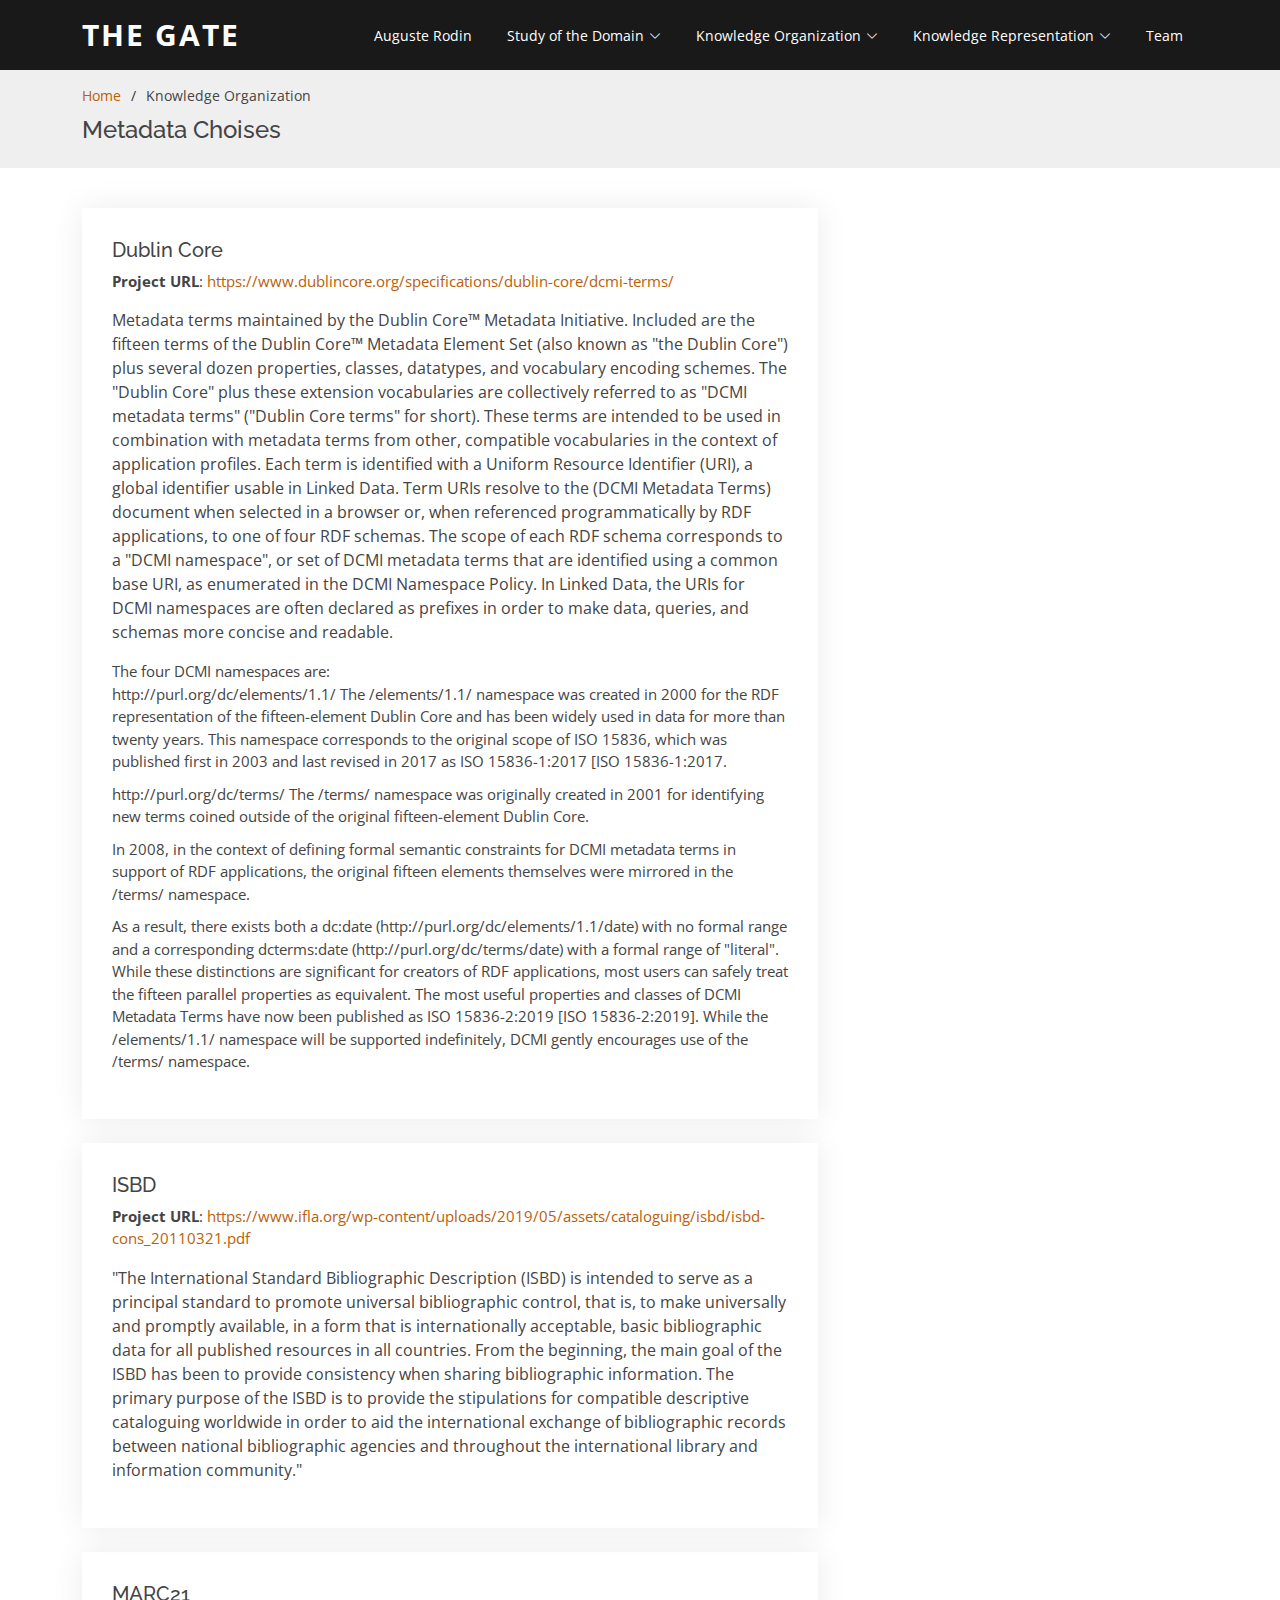
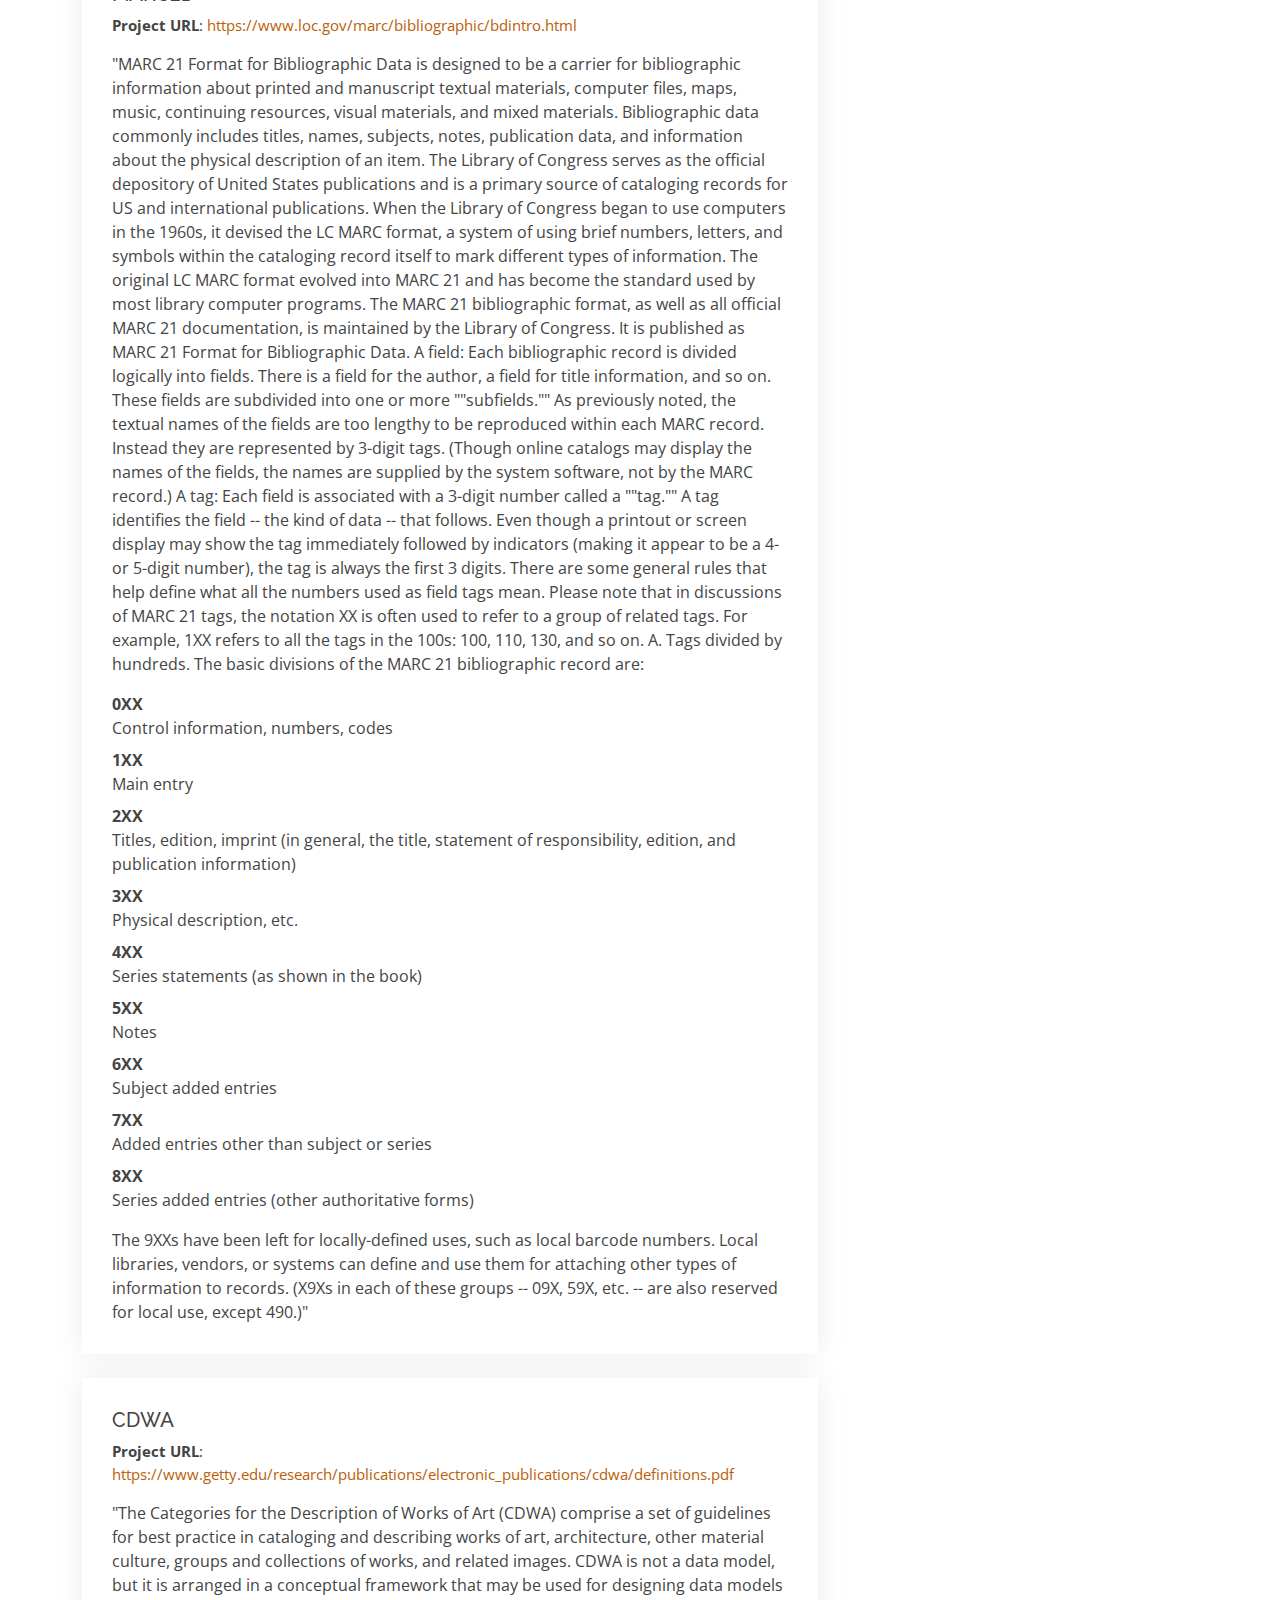
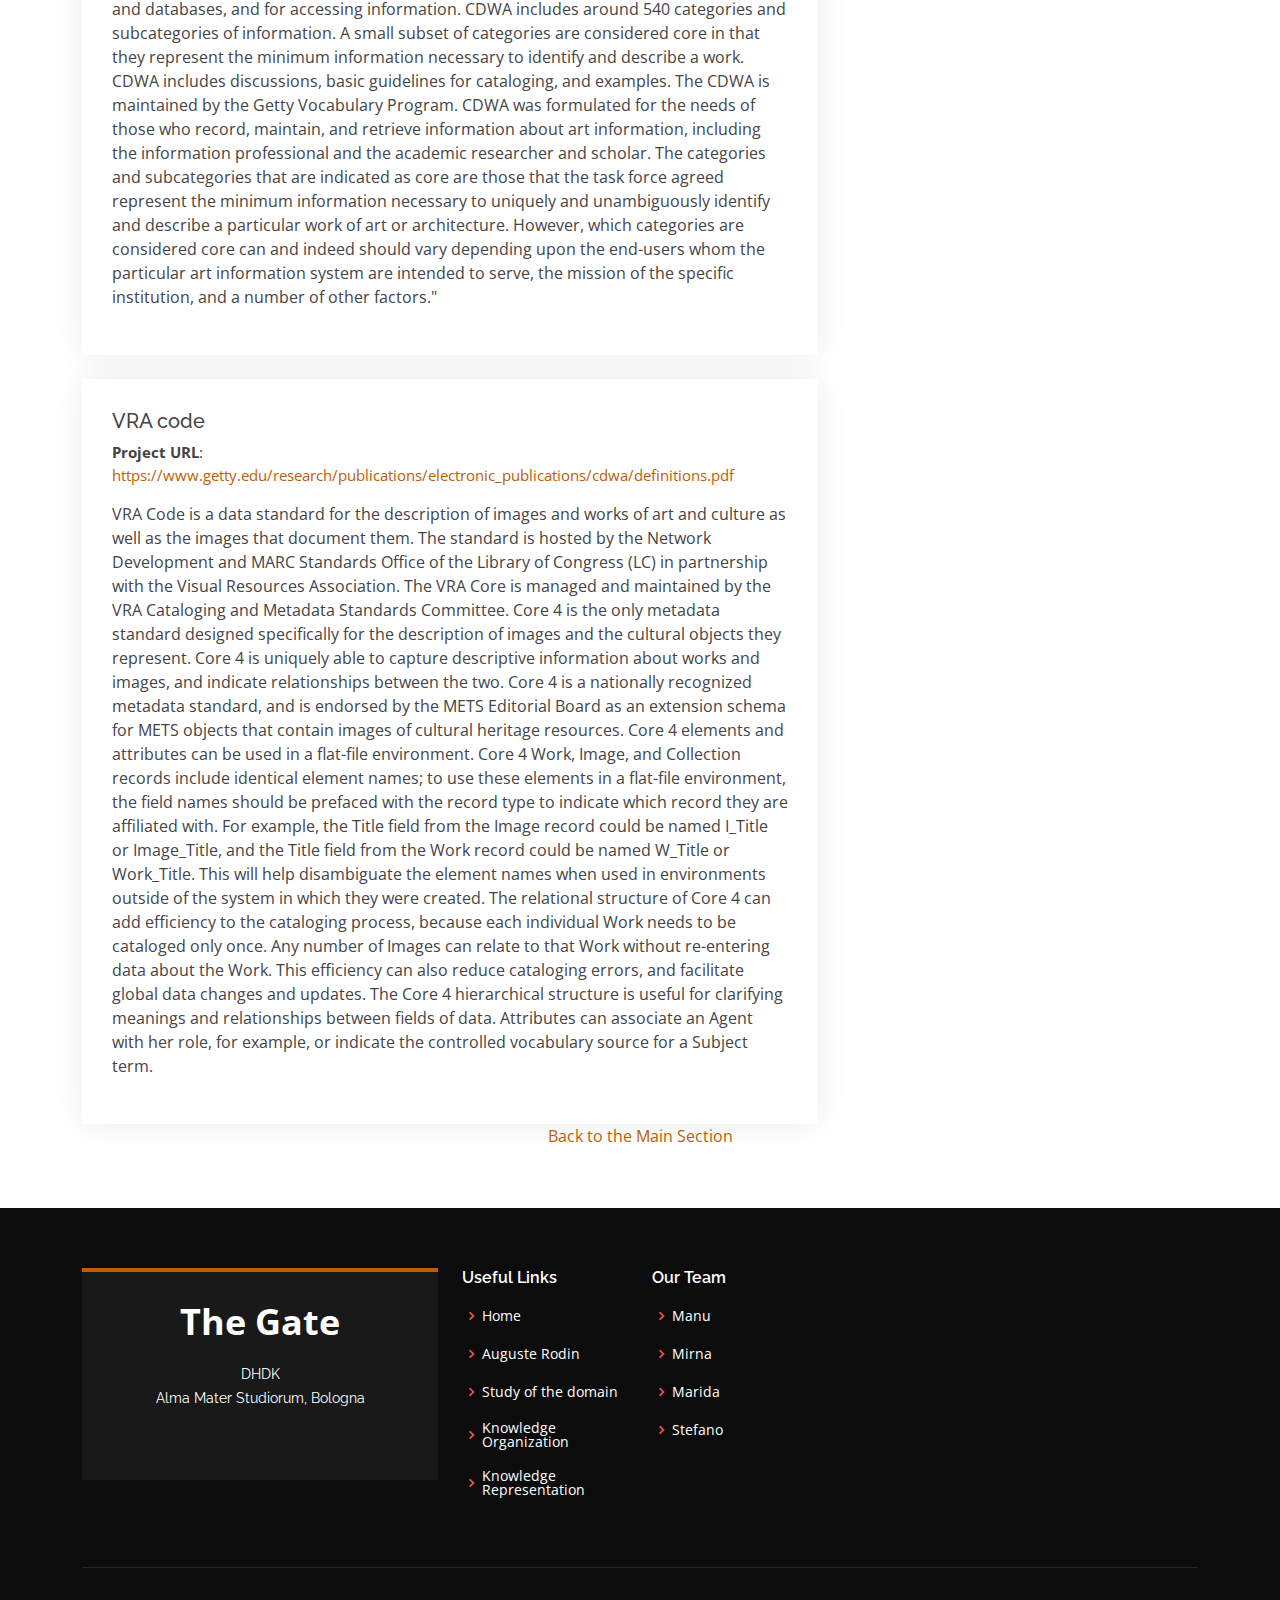
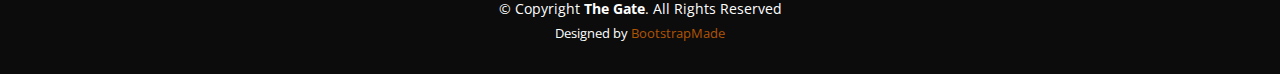
<file: KO_page.html>
<!DOCTYPE html>
<html lang="en">

<head>
  <meta charset="utf-8">
  <meta content="width=device-width, initial-scale=1.0" name="viewport">

  <title>Knowledge Organization</title>
  <meta content="" name="description">
  <meta content="" name="keywords">

  <!-- Favicons -->
  <link href="assets/img/favicon.png" rel="icon">
  <link href="assets/img/apple-touch-icon.png" rel="apple-touch-icon">

  <!-- Google Fonts -->
  <link href="https://fonts.googleapis.com/css?family=Open+Sans:300,300i,400,400i,600,600i,700,700i|Raleway:300,300i,400,400i,500,500i,600,600i,700,700i|Poppins:300,300i,400,400i,500,500i,600,600i,700,700i" rel="stylesheet">

  <!-- Vendor CSS Files -->
  <link href="assets/vendor/aos/aos.css" rel="stylesheet">
  <link href="assets/vendor/bootstrap/css/bootstrap.min.css" rel="stylesheet">
  <link href="assets/vendor/bootstrap-icons/bootstrap-icons.css" rel="stylesheet">
  <link href="assets/vendor/boxicons/css/boxicons.min.css" rel="stylesheet">
  <link href="assets/vendor/glightbox/css/glightbox.min.css" rel="stylesheet">
  <link href="assets/vendor/swiper/swiper-bundle.min.css" rel="stylesheet">

  <!-- Template Main CSS File -->
  <link href="assets/css/style.css" rel="stylesheet">

  <!-- =======================================================
  * Template Name: Day - v4.8.0
  * Template URL: https://bootstrapmade.com/day-multipurpose-html-template-for-free/
  * Author: BootstrapMade.com
  * License: https://bootstrapmade.com/license/
  ======================================================== -->
</head>

<body>

  <!-- ======= Header ======= -->
  <header id="header" class="d-flex align-items-center">
    <div class="container d-flex align-items-center justify-content-between">

      <h1 class="logo"><a href="index.html">THE GATE</a></h1>
      <!-- Uncomment below if you prefer to use an image logo -->
      <!-- <a href="index.html" class="logo"><img src="assets/img/logo.png" alt="" class="img-fluid"></a>-->

      <nav id="navbar" class="navbar">
        <ul>
          <!--li><a class="nav-link scrollto active" href="#hero">Home</a></li-->
          <li><a class="nav-link scrollto" href="index.html">Auguste Rodin</a></li>
          <li class="dropdown"><a href="index.html#why-us"><span>Study of the Domain</span> <i class="bi bi-chevron-down"></i></a>
            <ul>
              <li><a class="nav-link scrollto" href="index.html#why-us">Idea</a></li>
              <li><a class="nav-link scrollto" href="index.html#portfolio">List of Items</a></li>
              <li><a class="nav-link scrollto" href="listofitems.html">Description of Items</a></li>
            </ul>
          </li>
          <li class="dropdown"><a href="#cta"><span>Knowledge Organization</span> <i class="bi bi-chevron-down"></i></a>
            <ul>
              <li><a href="index.html#con_map">Conceptual Map</a></li>
              <li><a href="index.html#er_mod">Entity-relationship Model</a></li>
              <li><a href="index.html#services">Metadata</a></li>
              <li><a href="index.html#theo_mod">Theoretical Model</a></li>
              <li><a href="index.html#">Conceptual Model</a></li>
            </ul>
          </li>
          <li class="dropdown"><a href="index.html#kr"><span>Knowledge Representation</span> <i class="bi bi-chevron-down"></i></a>
            <ul>
              <li><a href="index.html#kr">Description of data</a></li>
              <li><a href="index.html#krproduction">RDF production</a></li>
              <li><a href="index.html#krview">RDF visualisation</a></li>
            </ul>
          <li><a class="nav-link scrollto" href="#team">Team</a></li>
        </ul>
        <i class="bi bi-list mobile-nav-toggle"></i>
      </nav><!-- .navbar -->

    </div>
  </header>
  
  <!-- End Header -->
  <main id="main">

    <!-- ======= Breadcrumbs ======= -->
    <section id="breadcrumbs" class="breadcrumbs">
      <div class="container">

        <ol>
          <li><a href="index.html">Home</a></li>
          <li>Knowledge Organization</li>
        </ol>
        <h4>Metadata Choises</h4>

      </div>
    </section><!-- End Breadcrumbs -->

    <!-- ======= Knowledge Organization Section ======= -->
    <section id="portfolio-details" class="portfolio-details">
      <div class="container">

        <div class="row gy-4">

          
            <!--div class="portfolio-details-slider swiper">
              <div class="swiper-wrapper align-items-center"> 

                <div class="swiper-slide"> -->
               
                  
                  <div class="col-lg-8">
                    <div class="portfolio-info">
                      <h5>Dublin Core</h5>
                      <ul>
                        <li><strong>Project URL</strong>: <a href="https://www.dublincore.org/specifications/dublin-core/dcmi-terms/">https://www.dublincore.org/specifications/dublin-core/dcmi-terms/</a></li>
                      </ul>
                    
                  <p>Metadata terms maintained by the Dublin Core™ Metadata Initiative. Included are the fifteen terms of the Dublin Core™ Metadata Element Set (also known as "the Dublin Core") plus several dozen properties, classes, datatypes, and vocabulary encoding schemes. The "Dublin Core" plus these extension vocabularies are collectively referred to as "DCMI metadata terms" ("Dublin Core terms" for short). These terms are intended to be used in combination with metadata terms from other, compatible vocabularies in the context of application profiles. 
                  Each term is identified with a Uniform Resource Identifier (URI), a global identifier usable in Linked Data. Term URIs resolve to the (DCMI Metadata Terms) document when selected in a browser or, when referenced programmatically by RDF applications, to one of four RDF schemas. The scope of each RDF schema corresponds to a "DCMI namespace", or set of DCMI metadata terms that are identified using a common base URI, as enumerated in the DCMI Namespace Policy. In Linked Data, the URIs for DCMI namespaces are often declared as prefixes in order to make data, queries, and schemas more concise and readable.</p>                  
                  <ul>
                    The four DCMI namespaces are:
                    <li>http://purl.org/dc/elements/1.1/ The /elements/1.1/ namespace was created in 2000 for the RDF representation of the fifteen-element Dublin Core and has been widely used in data for more than twenty years. This namespace corresponds to the original scope of ISO 15836, which was published first in 2003 and last revised in 2017 as ISO 15836-1:2017 [ISO 15836-1:2017.</li>
                    <li>http://purl.org/dc/terms/ The /terms/ namespace was originally created in 2001 for identifying new terms coined outside of the original fifteen-element Dublin Core. </li>
                    <li>In 2008, in the context of defining formal semantic constraints for DCMI metadata terms in support of RDF applications, the original fifteen elements themselves were mirrored in the /terms/ namespace. </li>
                    <li>As a result, there exists both a dc:date (http://purl.org/dc/elements/1.1/date) with no formal range and a corresponding dcterms:date (http://purl.org/dc/terms/date) with a formal range of "literal".
                    While these distinctions are significant for creators of RDF applications, most users can safely treat the fifteen parallel properties as equivalent. The most useful properties and classes of DCMI Metadata Terms have now been published as ISO 15836-2:2019 [ISO 15836-2:2019]. While the /elements/1.1/ namespace will be supported indefinitely, DCMI gently encourages use of the /terms/ namespace.</li>
                  </ul>
                  </p>
                </div>
                </div>

                <div class="col-lg-8">
                  <div class="portfolio-info">
                  <h5>ISBD</h5>
                  <ul>
                    <li><strong>Project URL</strong>: <a href="https://www.ifla.org/wp-content/uploads/2019/05/assets/cataloguing/isbd/isbd-cons_20110321.pdf">https://www.ifla.org/wp-content/uploads/2019/05/assets/cataloguing/isbd/isbd-cons_20110321.pdf</a></li>
                  </ul>
                  <p>"The International Standard Bibliographic Description (ISBD) is intended to serve as a principal standard to promote universal bibliographic control, that is, to make universally and promptly available, in a form that is internationally acceptable, basic bibliographic data for all published resources in all countries.
                    From the beginning, the main goal of the ISBD has been to provide consistency when sharing bibliographic information.
                    The primary purpose of the ISBD is to provide the stipulations for compatible descriptive cataloguing worldwide in order to aid the international exchange of bibliographic records between national bibliographic agencies and throughout the international library and information community."</p>
                </div>
                </div>

                <div class="col-lg-8">
                  <div class="portfolio-info">  
                  <h5>MARC21</h5>
                  <ul>
                    <li><strong>Project URL</strong>: <a href="https://www.loc.gov/marc/bibliographic/bdintro.html">https://www.loc.gov/marc/bibliographic/bdintro.html</a></li>
                  </ul>
                  <p>"MARC 21 Format for Bibliographic Data is designed to be a carrier for bibliographic information about printed and manuscript textual materials, computer files, maps, music, continuing resources, visual materials, and mixed materials. Bibliographic data commonly includes titles, names, subjects, notes, publication data, and information about the physical description of an item.
                      The Library of Congress serves as the official depository of United States publications and is a primary source of cataloging records for US and international publications. When the Library of Congress began to use computers in the 1960s, it devised the LC MARC format, a system of using brief numbers, letters, and symbols within the cataloging record itself to mark different types of information. The original LC MARC format evolved into MARC 21 and has become the standard used by most library computer programs. The MARC 21 bibliographic format, as well as all official MARC 21 documentation, is maintained by the Library of Congress. It is published as MARC 21 Format for Bibliographic Data.
                      A field: Each bibliographic record is divided logically into fields. There is a field for the author, a field for title information, and so on. These fields are subdivided into one or more ""subfields."" As previously noted, the textual names of the fields are too lengthy to be reproduced within each MARC record. Instead they are represented by 3-digit tags. (Though online catalogs may display the names of the fields, the names are supplied by the system software, not by the MARC record.)
                    A tag: Each field is associated with a 3-digit number called a ""tag."" A tag identifies the field -- the kind of data -- that follows. Even though a printout or screen display may show the tag immediately followed by indicators (making it appear to be a 4- or 5-digit number), the tag is always the first 3 digits.
                    There are some general rules that help define what all the numbers used as field tags mean. Please note that in discussions of MARC 21 tags, the notation XX is often used to refer to a group of related tags. For example, 1XX refers to all the tags in the 100s: 100, 110, 130, and so on.
                    
                    A. Tags divided by hundreds. The basic divisions of the MARC 21 bibliographic record are:
                    <dl>
                    
                             <dt>0XX</dt>        <dd>Control information, numbers, codes</dd>
                             <dt>1XX </dt>                <dd>Main entry</dd>
                             <dt>2XX </dt>               <dd>Titles, edition, imprint (in general, the title, statement of responsibility, edition, and publication information)</dd>
                             <dt>3XX </dt>               <dd>Physical description, etc.</dd>
                             <dt>4XX </dt>                <dd>Series statements (as shown in the book)</dd>
                             <dt>5XX </dt>                <dd>Notes</dd>
                             <dt>6XX </dt>                <dd>Subject added entries</dd>
                             <dt>7XX </dt>                <dd>Added entries other than subject or series</dd>
                             <dt>8XX </dt>                <dd>Series added entries (other authoritative forms)</dd>
                    </dl>
                    The 9XXs have been left for locally-defined uses, such as local barcode numbers. Local libraries, vendors, or systems can define and use them for attaching other types of information to records. (X9Xs in each of these groups -- 09X, 59X, etc. -- are also reserved for local use, except 490.)"
                </div>
              </div>
              <div class="col-lg-8">
                <div class="portfolio-info">
                <h5>CDWA</h5>
                <ul>
                  <li><strong>Project URL</strong>: <a href="https://www.getty.edu/research/publications/electronic_publications/cdwa/definitions.pdf">https://www.getty.edu/research/publications/electronic_publications/cdwa/definitions.pdf</a></li>
                </ul>
                <p>"The Categories for the Description of Works of Art (CDWA) comprise a set of guidelines for best practice in cataloging and describing works of art, architecture, other material culture, groups and collections of works, and related images. CDWA is not a data model, but it is arranged in a conceptual framework that may be used for designing data models and databases, and for accessing information. CDWA includes around 540 categories and subcategories of information. A small subset of categories are considered core in that they represent the minimum information necessary to identify and describe a work. CDWA includes discussions, basic guidelines for cataloging, and examples. The CDWA is maintained by the Getty Vocabulary Program.
                  CDWA was formulated for the needs of those who record, maintain, and retrieve information about art information, including the information professional and the academic researcher and scholar.
                  The categories and subcategories that are indicated as core are those that the task force agreed represent the minimum information necessary to uniquely and unambiguously identify and describe a particular work of art or architecture.
                  However, which categories are considered core can and indeed should vary depending upon the end-users whom the particular art information system are intended to serve, the mission of the specific institution, and a number of other factors."</p>
              </div>
              </div>
              <div class="col-lg-8">
                <div class="portfolio-info">
                <h5>VRA code</h5>
                <ul>
                  <li><strong>Project URL</strong>: <a href="https://www.getty.edu/research/publications/electronic_publications/cdwa/definitions.pdf">https://www.getty.edu/research/publications/electronic_publications/cdwa/definitions.pdf</a></li>
                </ul>
                <p>VRA Code is a data standard for the description of images and works of art and culture as well as the images that document them. The standard is hosted by the Network Development and MARC Standards Office of the Library of Congress (LC) in partnership with the Visual Resources Association. The VRA Core is managed and maintained by the VRA Cataloging and Metadata Standards Committee. Core 4 is the only metadata standard designed specifically for the description of images and the cultural objects they represent. Core 4 is uniquely able to capture descriptive information about works and images, and indicate relationships between the two. Core 4 is a nationally recognized metadata standard, and is endorsed by the METS Editorial Board as an extension schema for METS objects that contain images of cultural heritage resources. Core 4 elements and attributes can be used in a flat-file environment. Core 4 Work, Image, and Collection records include identical element names; to use these elements in a flat-file environment, the field names should be prefaced with the record type to indicate which record they are affiliated with. For example, the Title field from the Image record could be named I_Title or Image_Title, and the Title field from the Work record could be named W_Title or Work_Title. This will help disambiguate the element names when used in environments outside of the system in which they were created. The relational structure of Core 4 can add efficiency to the cataloging process, because each individual Work needs to be cataloged only once. Any number of Images can relate to that Work without re-entering data about the Work. This efficiency can also reduce cataloging errors, and facilitate global data changes and updates. The Core 4 hierarchical structure is useful for clarifying meanings and relationships between fields of data. Attributes can associate an Agent with her role, for example, or indicate the controlled vocabulary source for a Subject term.</p>
              </div>
        </div>

      </div>

      <div class="text-center">
        <a href="index.html#services">Back to the Main Section</a>
     </div>          

    </section><!-- End Portfolio Details Section -->

  </main><!-- End #main -->




  <!-- ======= Footer ======= -->
  <footer id="footer">
    <div class="footer-top">
      <div class="container">
        <div class="row">

          <div class="col-lg-4 col-md-6">
            <div class="footer-info">
              <h3>The Gate</h3>
              <p>
                DHDK <br>Alma Mater Studiorum, Bologna<br><br>
                
              </p>
              <div class="social-links mt-3">
                
              </div>
            </div>
          </div>

          <div class="col-lg-2 col-md-6 footer-links">
            <h4>Useful Links</h4>
            <ul>
              <li><i class="bx bx-chevron-right"></i> <a href="index.html">Home</a></li>
              <li><i class="bx bx-chevron-right"></i> <a href="index.html#about">Auguste Rodin</a></li>
              <li><i class="bx bx-chevron-right"></i> <a href="index.html#why-us">Study of the domain</a></li>
              <li><i class="bx bx-chevron-right"></i> <a href="index.html#cta">Knowledge Organization</a></li>
              <li><i class="bx bx-chevron-right"></i> <a href="index.html#kr">Knowledge Representation</a></li>
            </ul>
          </div>

          <div class="col-lg-2 col-md-6 footer-links">
            <h4>Our Team</h4>
            <ul>
              <li><i class="bx bx-chevron-right"></i> <a href="#">Manu </a></li>
              <li><i class="bx bx-chevron-right"></i> <a href="#">Mirna</a></li>
              <li><i class="bx bx-chevron-right"></i> <a href="#">Marida</a></li>
              <li><i class="bx bx-chevron-right"></i> <a href="#">Stefano</a></li>
             </ul>
          </div>

          

        </div>
      </div>
    </div>

    <div class="container">
      <div class="copyright">
        &copy; Copyright <strong><span>The Gate</span></strong>. All Rights Reserved
      </div>
      <div class="credits">
        <!-- All the links in the footer should remain intact. -->
        <!-- You can delete the links only if you purchased the pro version. -->
        <!-- Licensing information: https://bootstrapmade.com/license/ -->
        <!-- Purchase the pro version with working PHP/AJAX contact form: https://bootstrapmade.com/day-multipurpose-html-template-for-free/ -->
        Designed by <a href="https://bootstrapmade.com/">BootstrapMade</a>
      </div>
    </div>
  </footer><!-- End Footer -->

  <a href="#" class="back-to-top d-flex align-items-center justify-content-center"><i class="bi bi-arrow-up-short"></i></a>
  <div id="preloader"></div>

  <!-- Vendor JS Files -->
  <script src="assets/vendor/aos/aos.js"></script>
  <script src="assets/vendor/bootstrap/js/bootstrap.bundle.min.js"></script>
  <script src="assets/vendor/glightbox/js/glightbox.min.js"></script>
  <script src="assets/vendor/isotope-layout/isotope.pkgd.min.js"></script>
  <script src="assets/vendor/swiper/swiper-bundle.min.js"></script>
  <script src="assets/vendor/php-email-form/validate.js"></script>

  <!-- Template Main JS File -->
  <script src="assets/js/main.js"></script>

</body>
</html>
</file>
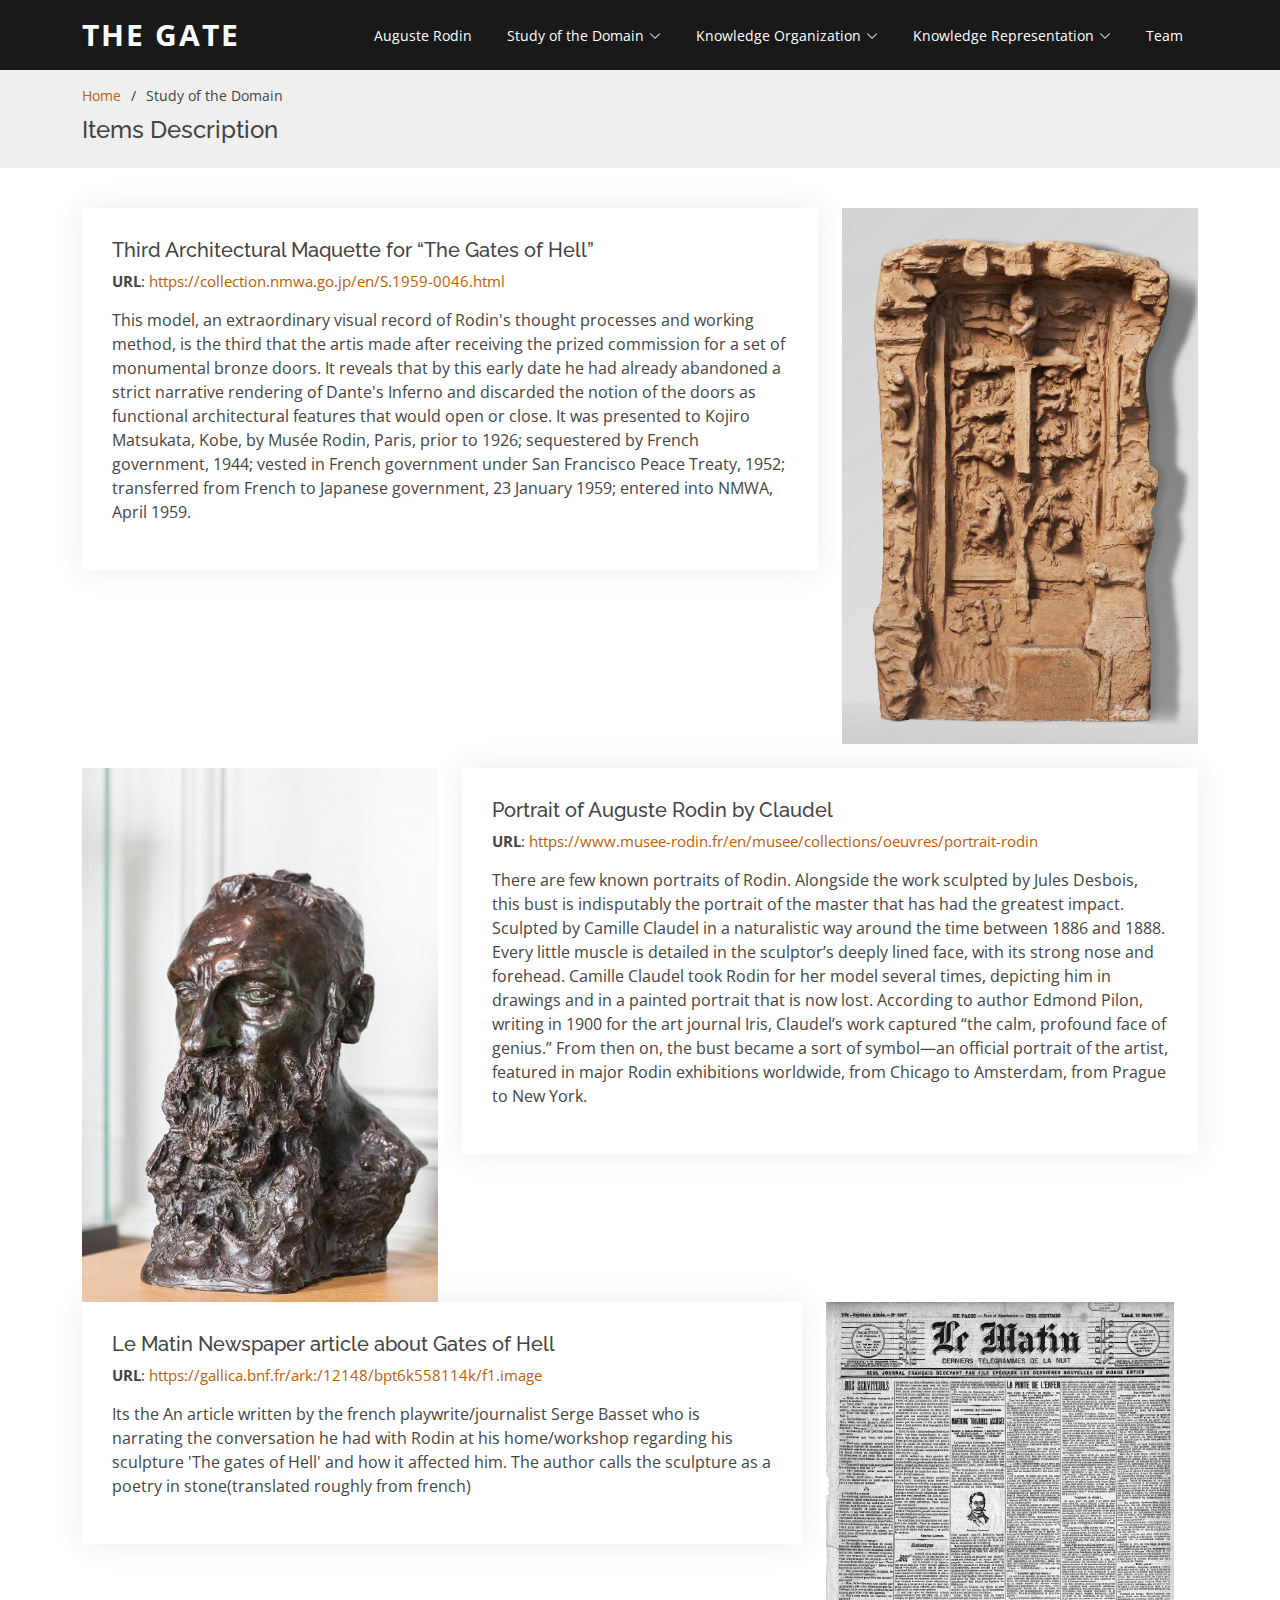
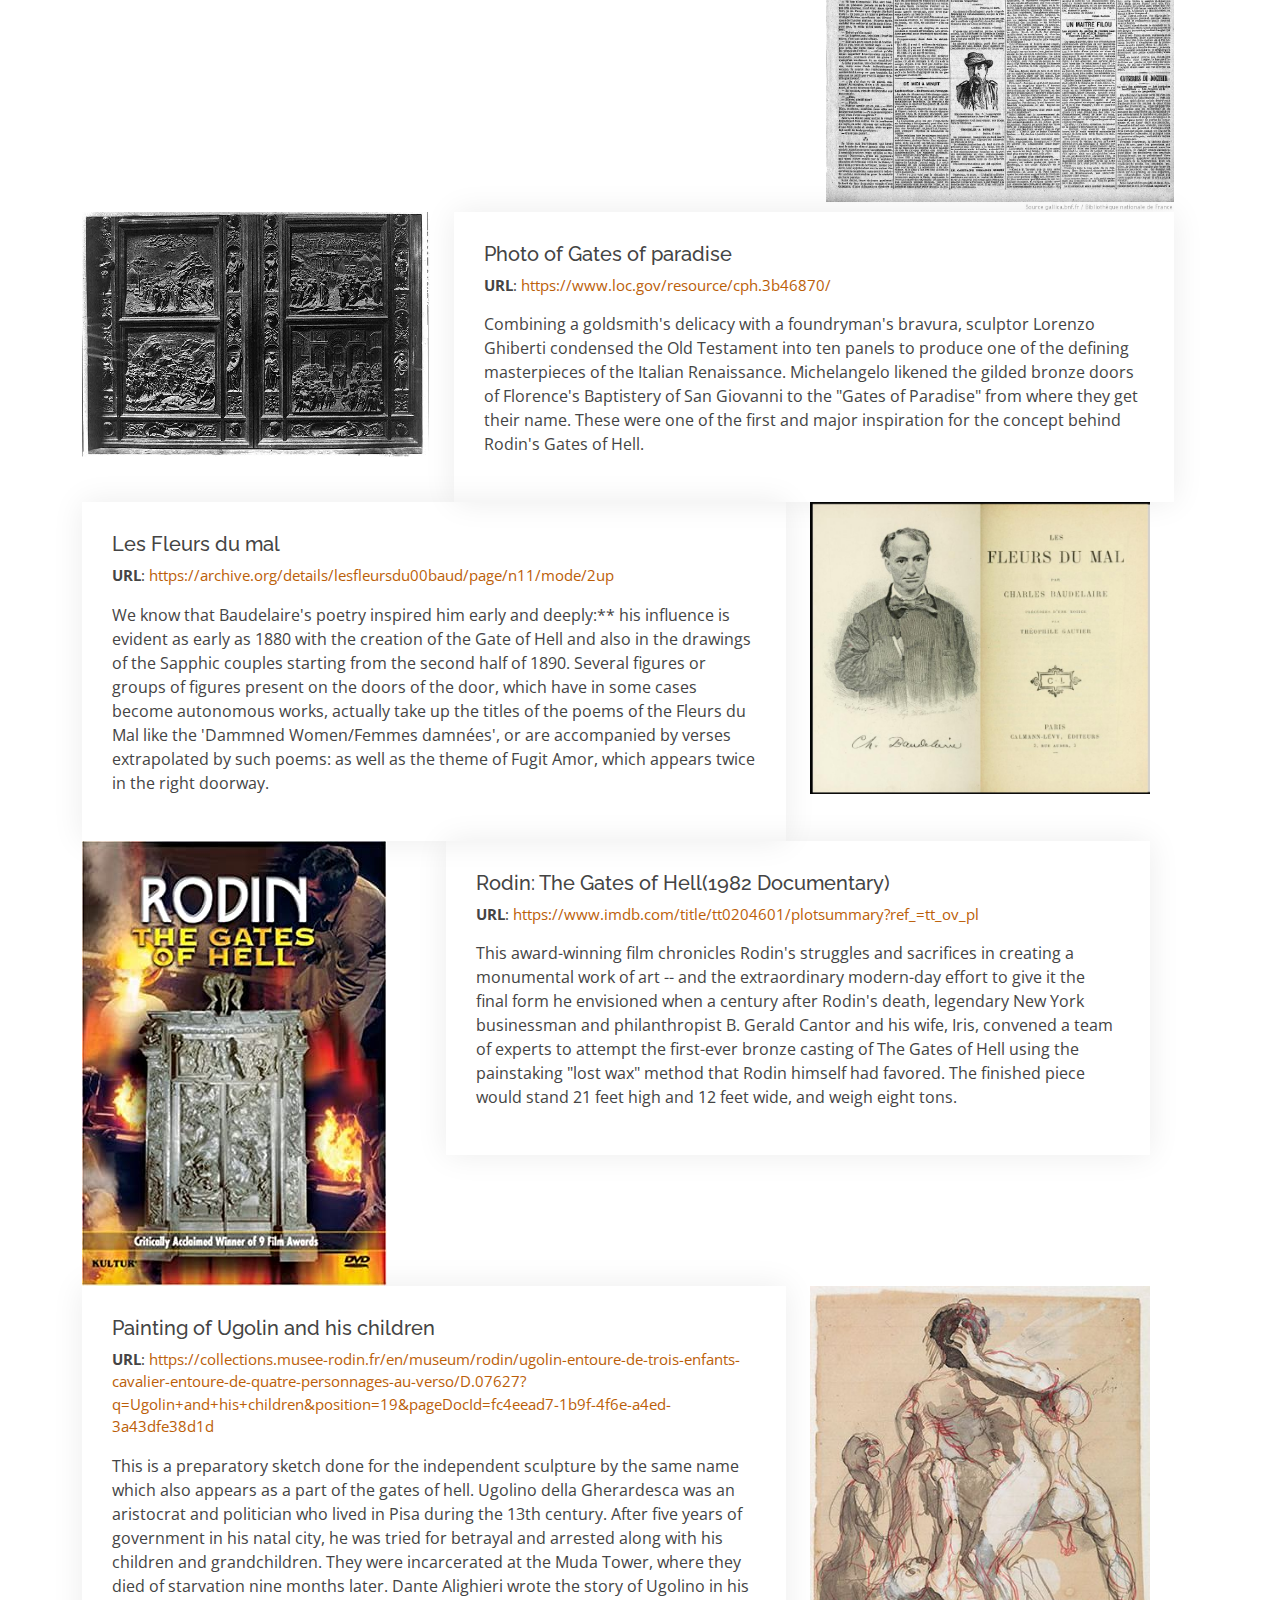
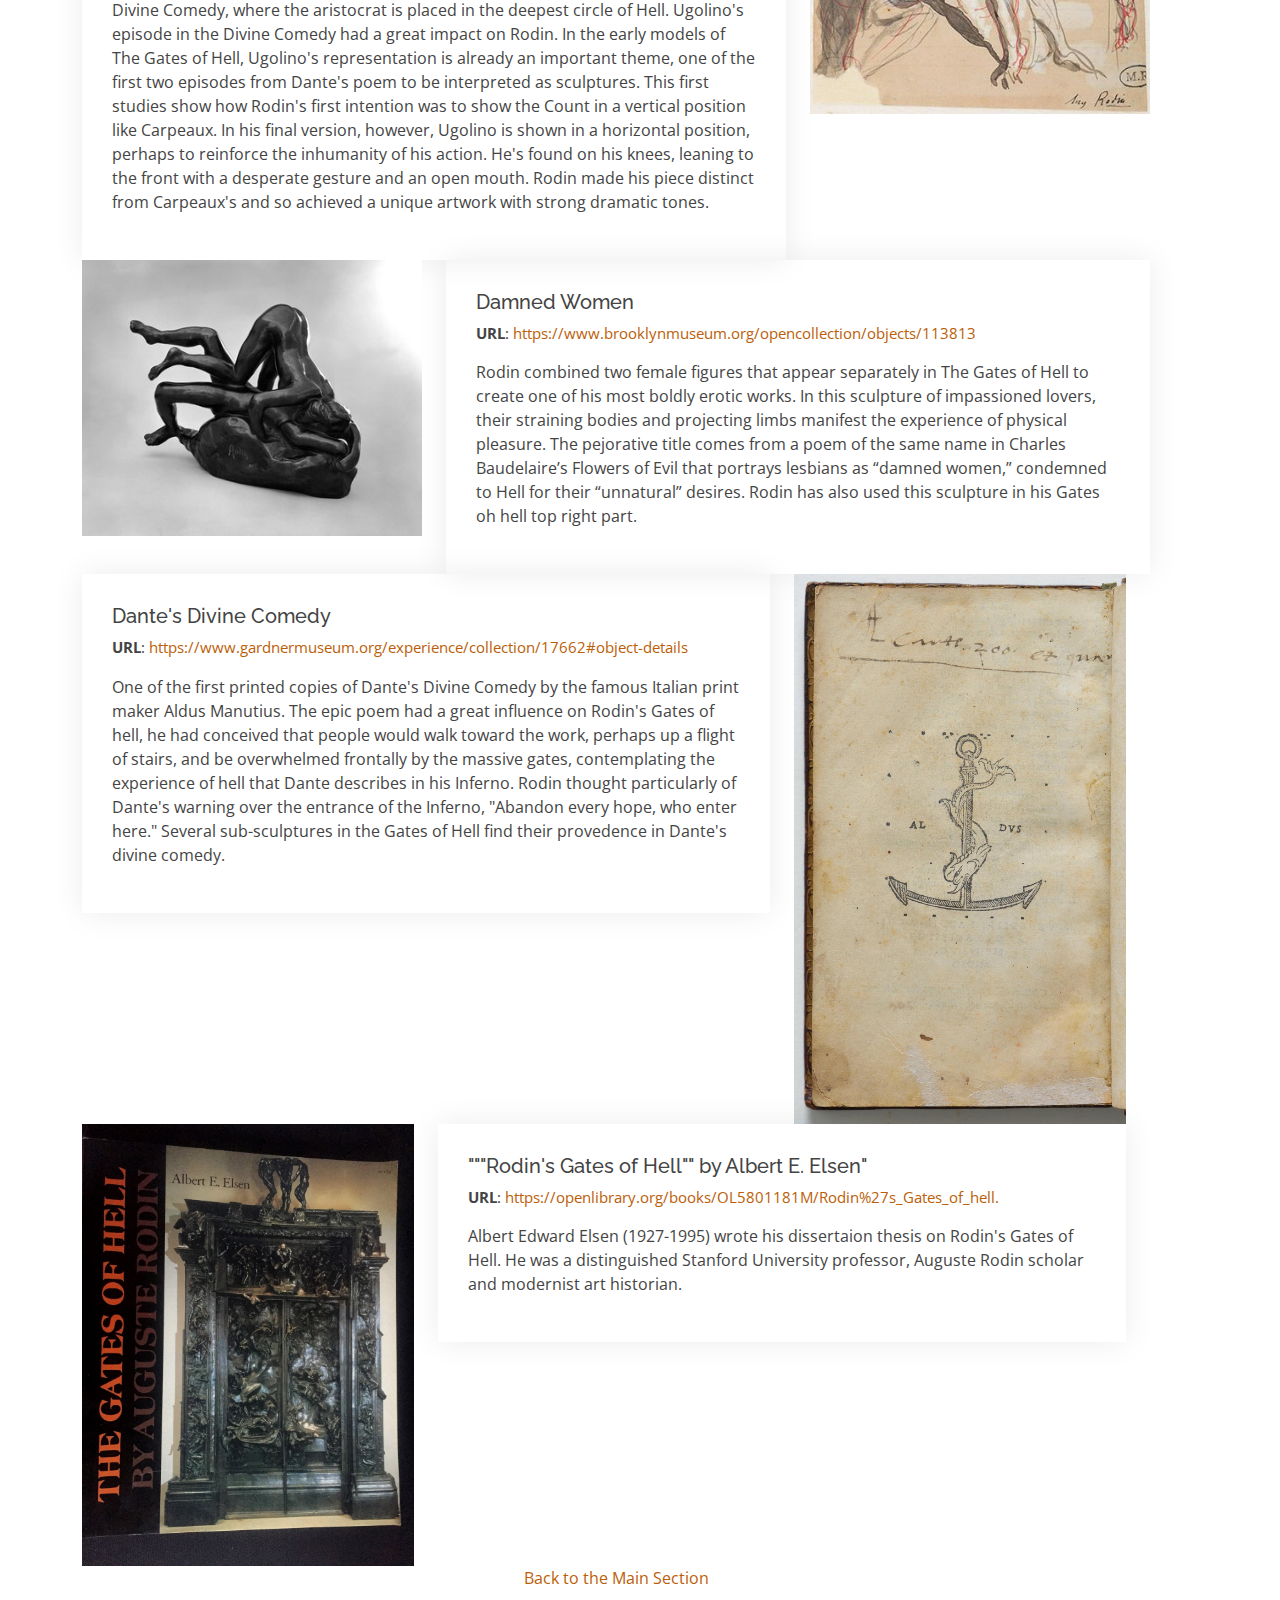
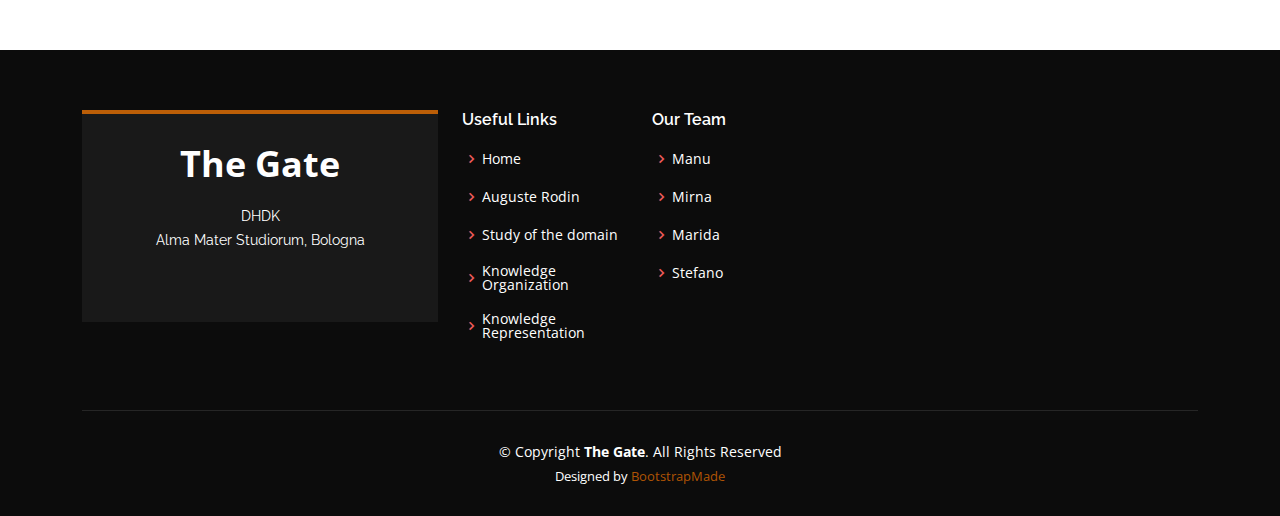
<file: listofitems.html>
<!DOCTYPE html>
<html lang="en">

<head>
  <meta charset="utf-8">
  <meta content="width=device-width, initial-scale=1.0" name="viewport">

  <title>Knowledge Organization</title>
  <meta content="" name="description">
  <meta content="" name="keywords">

  <!-- Favicons -->
  <link href="assets/img/favicon.png" rel="icon">
  <link href="assets/img/apple-touch-icon.png" rel="apple-touch-icon">

  <!-- Google Fonts -->
  <link href="https://fonts.googleapis.com/css?family=Open+Sans:300,300i,400,400i,600,600i,700,700i|Raleway:300,300i,400,400i,500,500i,600,600i,700,700i|Poppins:300,300i,400,400i,500,500i,600,600i,700,700i" rel="stylesheet">

  <!-- Vendor CSS Files -->
  <link href="assets/vendor/aos/aos.css" rel="stylesheet">
  <link href="assets/vendor/bootstrap/css/bootstrap.min.css" rel="stylesheet">
  <link href="assets/vendor/bootstrap-icons/bootstrap-icons.css" rel="stylesheet">
  <link href="assets/vendor/boxicons/css/boxicons.min.css" rel="stylesheet">
  <link href="assets/vendor/glightbox/css/glightbox.min.css" rel="stylesheet">
  <link href="assets/vendor/swiper/swiper-bundle.min.css" rel="stylesheet">

  <!-- Template Main CSS File -->
  <link href="assets/css/style.css" rel="stylesheet">

  <!-- =======================================================
  * Template Name: Day - v4.8.0
  * Template URL: https://bootstrapmade.com/day-multipurpose-html-template-for-free/
  * Author: BootstrapMade.com
  * License: https://bootstrapmade.com/license/
  ======================================================== -->
</head>

<body>

  
  <!-- ======= Header ======= -->
  <header id="header" class="d-flex align-items-center">
    <div class="container d-flex align-items-center justify-content-between">

      <h1 class="logo"><a href="index.html">THE GATE</a></h1>
      <!-- Uncomment below if you prefer to use an image logo -->
      <!-- <a href="index.html" class="logo"><img src="assets/img/logo.png" alt="" class="img-fluid"></a>-->
      
      <nav id="navbar" class="navbar">
        <ul>
          <!--li><a class="nav-link scrollto active" href="#hero">Home</a></li-->
          <li><a class="nav-link scrollto" href="index.html">Auguste Rodin</a></li>
          <li class="dropdown"><a href="index.html#why-us"><span>Study of the Domain</span> <i class="bi bi-chevron-down"></i></a>
            <ul>
              <li><a class="nav-link scrollto" href="index.html#why-us">Idea</a></li>
              <li><a class="nav-link scrollto" href="index.html#portfolio">List of Items</a></li>
              <li><a class="nav-link scrollto" href="listofitems.html">Description of Items</a></li>
            </ul>
          </li>
          <li class="dropdown"><a href="#cta"><span>Knowledge Organization</span> <i class="bi bi-chevron-down"></i></a>
            <ul>
              <li><a href="index.html#con_map">Conceptual Map</a></li>
              <li><a href="index.html#er_mod">Entity-relationship Model</a></li>
              <li><a href="index.html#services">Metadata</a></li>
              <li><a href="index.html#theo_mod">Theoretical Model</a></li>
              <li><a href="index.html#">Conceptual Model</a></li>
            </ul>
          </li>
          <li class="dropdown"><a href="index.html#kr"><span>Knowledge Representation</span> <i class="bi bi-chevron-down"></i></a>
            <ul>
              <li><a href="index.html#kr">Description of data</a></li>
              <li><a href="index.html#krproduction">RDF production</a></li>
              <li><a href="index.html#krview">RDF visualisation</a></li>
            </ul>
          <li><a class="nav-link scrollto" href="#team">Team</a></li>
        </ul>
        <i class="bi bi-list mobile-nav-toggle"></i>
      </nav><!-- .navbar -->

    </div>
  </header>
  
  <!-- End Header -->
  <main id="items">

    <!-- ======= Breadcrumbs ======= -->
    <section id="breadcrumbs" class="breadcrumbs">
      <div class="container">

        <ol>
          <li><a href="index.html">Home</a></li>
          <li>Study of the Domain</li>
        </ol>
        <h4>Items Description</h4>

      </div>
    </section><!-- End Breadcrumbs -->
 

    <!-- ======= Portfolio Details Section ======= -->
    <section id="portfolio-details" class="portfolio-details">
      <div class="container">
        <div class="row">
          <div class="col-lg-8">
            <div class="portfolio-info">
             <h5>Third Architectural Maquette for “The Gates of Hell”</h5>
            <ul>
              <li><strong>URL</strong>: <a href="https://collection.nmwa.go.jp/en/S.1959-0046.html">https://collection.nmwa.go.jp/en/S.1959-0046.html</a></li>
            </ul>
           <p>This model, an extraordinary visual record of Rodin's thought processes and working method, is the third that the artis made after receiving the prized commission for a set of monumental bronze doors. It reveals that by this early date he had already abandoned a strict narrative rendering of Dante's Inferno and discarded the notion of the doors as functional architectural features that would open or close. It was presented to Kojiro Matsukata, Kobe, by Musée Rodin, Paris, prior to 1926; sequestered by French government, 1944; vested in French government under San Francisco Peace Treaty, 1952; transferred from French to Japanese government, 23 January 1959; entered into NMWA, April 1959.</p>
          </div>
          </div>
          <div class="col-lg-4">
            <img src="assets/img/portfolio/2877-L.jpg" class="img-fluid" alt="">
          </div>
        </div>
      
        <br>
          <div class="row">
             <div class="col-lg-4">
              <img src="assets/img/portfolio/s.1021_web_numjm003.jpg" class="img-fluid" alt="">
              </div>
              <div class="col-lg-8">
              <div class="portfolio-info">
              <h5>Portrait of Auguste Rodin by Claudel</h5>
              <ul>
                <li><strong>URL</strong>: <a href="https://www.musee-rodin.fr/en/musee/collections/oeuvres/portrait-rodin">https://www.musee-rodin.fr/en/musee/collections/oeuvres/portrait-rodin</a></li>
              </ul>
             <p>There are few known portraits of Rodin. Alongside the work sculpted by Jules Desbois, this bust is indisputably the portrait of the master that has had the greatest impact. Sculpted by Camille Claudel in a naturalistic way around the time between 1886 and 1888. Every little muscle is detailed in the sculptor’s deeply lined face, with its strong nose and forehead. Camille Claudel took Rodin for her model several times, depicting him in drawings and in a painted portrait that is now lost. According to author Edmond Pilon, writing in 1900 for the art journal Iris, Claudel’s work captured “the calm, profound face of genius.” From then on, the bust became a sort of symbol―an official portrait of the artist, featured in major Rodin exhibitions worldwide, from Chicago to Amsterdam, from Prague to New York.</p>
              </div>
            </div>
        <br>     
          <div class="row">
             <div class="col-lg-8">
              <div class="portfolio-info">
              <h5>Le Matin Newspaper article about Gates of Hell</h5>
              <ul>
                <li><strong>URL</strong>: <a href="https://gallica.bnf.fr/ark:/12148/bpt6k558114k/f1.image">https://gallica.bnf.fr/ark:/12148/bpt6k558114k/f1.image</a></li>
              </ul>
             <p> Its the An article written by the french playwrite/journalist Serge Basset who is narrating the conversation he had with Rodin at his home/workshop regarding his sculpture 'The gates of Hell' and how it affected him. The author calls the sculpture as a poetry in stone(translated roughly from french)</p>
            </div>
            </div>
            <div class="col-lg-4">
              <img src="assets/img/portfolio/leMatin.jpeg" class="img-fluid" alt="leMatin">
              </div>
            </div>
            <div class="row"> </div>

            <div class="row">
                <div class="col-lg-4">
                  <img src="assets/img/portfolio/gates_of_paradise.jpeg" class="img-fluid" alt="">
                </div>
                <div class="col-lg-8">
                  <div class="portfolio-info">
                  <h5>Photo of Gates of paradise</h5>
                  <ul>
                    <li><strong>URL</strong>: <a href="https://www.loc.gov/resource/cph.3b46870/">https://www.loc.gov/resource/cph.3b46870/</a></li>
                  </ul>
                 <p>Combining a goldsmith's delicacy with a foundryman's bravura, sculptor Lorenzo Ghiberti condensed the Old Testament into ten panels to produce one of the defining masterpieces of the Italian Renaissance. Michelangelo likened the gilded bronze doors of Florence's Baptistery of San Giovanni to the "Gates of Paradise" from where they get their name. These were one of the first and major inspiration for the concept behind Rodin's Gates of Hell. </p>
                </div>
                </div>
                

                <div class="row">
                  <div class="col-lg-8">
                   <div class="portfolio-info">
                   <h5>Les Fleurs du mal</h5>
                   <ul>
                     <li><strong>URL</strong>: <a href="https://archive.org/details/lesfleursdu00baud/page/n11/mode/2up">https://archive.org/details/lesfleursdu00baud/page/n11/mode/2up</a></li>
                   </ul>
                  <p>We know that Baudelaire's poetry inspired him early and deeply:** his influence is evident as early as 1880 with the creation of the Gate of Hell and also in the drawings of the Sapphic couples starting from the second half of 1890. Several figures or groups of figures present on the doors of the door, which have in some cases become autonomous works, actually take up the titles of the poems of the Fleurs du Mal like the 'Dammned Women/Femmes damnées', or are accompanied by verses extrapolated by such poems: as well as the theme of Fugit Amor, which appears twice in the right doorway.</p>
                 </div>
                 </div>
                 <div class="col-lg-4">
                   <img src="assets/img/portfolio/fleurDuMal.jpeg" class="img-fluid" alt="">
                  </div>
                 </div>
                 

                 <div class="row">
                     <div class="col-lg-4">
                       <img src="assets/img/portfolio/rodin_doc_film.jpg" class="img-fluid" alt="">
                     </div>
                     <div class="col-lg-8">
                       <div class="portfolio-info">
                       <h5>Rodin: The Gates of Hell(1982 Documentary)</h5>
                       <ul>
                         <li><strong>URL</strong>: <a href="https://www.imdb.com/title/tt0204601/plotsummary?ref_=tt_ov_pl">https://www.imdb.com/title/tt0204601/plotsummary?ref_=tt_ov_pl</a></li>
                       </ul>
                      <p>This award-winning film chronicles Rodin's struggles and sacrifices in creating a monumental work of art -- and the extraordinary modern-day effort to give it the final form he envisioned when a century after Rodin's death, legendary New York businessman and philanthropist B. Gerald Cantor and his wife, Iris, convened a team of experts to attempt the first-ever bronze casting of The Gates of Hell using the painstaking "lost wax" method that Rodin himself had favored. The finished piece would stand 21 feet high and 12 feet wide, and weigh eight tons.</p></div>
                   </div>
                 </div>
                 <div class="row"></div>

                   <div class="row">
                    <div class="col-lg-8">
                     <div class="portfolio-info">
                     <h5>Painting of Ugolin and his children</h5>
                     <ul>
                       <li><strong>URL</strong>: <a href="https://collections.musee-rodin.fr/en/museum/rodin/ugolin-entoure-de-trois-enfants-cavalier-entoure-de-quatre-personnages-au-verso/D.07627?q=Ugolin+and+his+children&position=19&pageDocId=fc4eead7-1b9f-4f6e-a4ed-3a43dfe38d1d">https://collections.musee-rodin.fr/en/museum/rodin/ugolin-entoure-de-trois-enfants-cavalier-entoure-de-quatre-personnages-au-verso/D.07627?q=Ugolin+and+his+children&position=19&pageDocId=fc4eead7-1b9f-4f6e-a4ed-3a43dfe38d1d</a></li>
                     </ul>
                    <p>This is a preparatory sketch done for the independent sculpture by the same name which also appears as a part of the gates of hell. Ugolino della Gherardesca was an aristocrat and politician who lived in Pisa during the 13th century. After five years of government in his natal city, he was tried for betrayal and arrested along with his children and grandchildren. They were incarcerated at the Muda Tower, where they died of starvation nine months later. Dante Alighieri wrote the story of Ugolino in his Divine Comedy, where the aristocrat is placed in the deepest circle of Hell. Ugolino's episode in the Divine Comedy had a great impact on Rodin. In the early models of The Gates of Hell, Ugolino's representation is already an important theme, one of the first two episodes from Dante's poem to be interpreted as sculptures. This first studies show how Rodin's first intention was to show the Count in a vertical position like Carpeaux. In his final version, however, Ugolino is shown in a horizontal position, perhaps to reinforce the inhumanity of his action. He's found on his knees, leaning to the front with a desperate gesture and an open mouth. Rodin made his piece distinct from Carpeaux's and so achieved a unique artwork with strong dramatic tones.</p></div>
                   </div>
                   <div class="col-lg-4">
                     <img src="assets/img/portfolio/Ugolino Surrounded by his Three Children Auguste Rodin.jpg" class="img-fluid" alt="">
                    </div>
                   </div>
                <br>
              
                   <div class="row">
                       <div class="col-lg-4">
                         <img src="assets/img/portfolio/damned_w.jpg" class="img-fluid" alt="">
                       </div>
                       <div class="col-lg-8">
                         <div class="portfolio-info">
                         <h5>Damned Women</h5>
                         <ul>
                           <li><strong>URL</strong>: <a href="https://www.brooklynmuseum.org/opencollection/objects/113813">https://www.brooklynmuseum.org/opencollection/objects/113813</a></li>
                         </ul>
                        <p>Rodin combined two female figures that appear separately in The Gates of Hell to create one of his most boldly erotic works. In this sculpture of impassioned lovers, their straining bodies and projecting limbs manifest the experience of physical pleasure. The pejorative title comes from a poem of the same name in Charles Baudelaire’s Flowers of Evil that portrays lesbians as “damned women,” condemned to Hell for their “unnatural” desires. Rodin has also used this sculpture in his Gates oh hell top right part.</p>
                        </div>
                      </div>
                  <br>

                     <div class="row">
                        <div class="col-lg-8">
                         <div class="portfolio-info">
                         <h5>Dante's Divine Comedy</h5>
                         <ul>
                           <li><strong>URL</strong>: <a href="https://www.gardnermuseum.org/experience/collection/17662#object-details">https://www.gardnermuseum.org/experience/collection/17662#object-details</a></li>
                         </ul>
                        <p>One of the first printed copies of Dante's Divine Comedy by the famous Italian print maker Aldus Manutius. The epic poem had a great influence on Rodin's Gates of hell, he had conceived that people would walk toward the work, perhaps up a flight of stairs, and be overwhelmed frontally by the massive gates, contemplating the experience of hell that Dante describes in his Inferno. Rodin thought particularly of Dante's warning over the entrance of the Inferno, "Abandon every hope, who enter here." Several sub-sculptures in the Gates of Hell find their provedence in Dante's divine comedy.</p>
                      </div>
                       </div>
                       <div class="col-lg-4">
                         <img src="assets/img/portfolio/008604.jpg" class="img-fluid" alt="">
                       </div>
                       </div>
                    <br>

                       <div class="row">
                           <div class="col-lg-4">
                             <img src="assets/img/portfolio/91jO4OOvq3L.jpg" class="img-fluid" alt="">
                           </div>
                           <div class="col-lg-8">
                             <div class="portfolio-info">
                             <h5>"""Rodin's Gates of Hell"" by Albert E. Elsen"</h5>
                             <ul>
                               <li><strong>URL</strong>: <a href="https://openlibrary.org/books/OL5801181M/Rodin%27s_Gates_of_hell.">https://openlibrary.org/books/OL5801181M/Rodin%27s_Gates_of_hell.</a></li>
                             </ul>
                            <p>Albert Edward Elsen (1927-1995) wrote his dissertaion thesis on Rodin's Gates of Hell. He was a distinguished Stanford University professor, Auguste Rodin scholar and modernist art historian.</p></div>
                          </div>
                       </div>
                       <br>
                         
                       <div class="text-center">
                          <a href="index.html#cta">Back to the Main Section</a>
                       </div>          
          
    </section>
    <!-- End Portfolio Details Section -->

  </main><!-- End #main -->

  
  <!-- ======= Footer ======= -->
  <footer id="footer">
    <div class="footer-top">
      <div class="container">
        <div class="row">

          <div class="col-lg-4 col-md-6">
            <div class="footer-info">
              <h3>The Gate</h3>
              <p>
                DHDK <br>Alma Mater Studiorum, Bologna<br>
                <br>
                
              </p>
              <div class="social-links mt-3">
                
              </div>
            </div>
          </div>

          <div class="col-lg-2 col-md-6 footer-links">
            <h4>Useful Links</h4>
            <ul>
              <li><i class="bx bx-chevron-right"></i> <a href="index.html">Home</a></li>
              <li><i class="bx bx-chevron-right"></i> <a href="index.html#about">Auguste Rodin</a></li>
              <li><i class="bx bx-chevron-right"></i> <a href="index.html#why-us">Study of the domain</a></li>
              <li><i class="bx bx-chevron-right"></i> <a href="index.html#cta">Knowledge Organization</a></li>
              <li><i class="bx bx-chevron-right"></i> <a href="index.html#kr">Knowledge Representation</a></li>
            </ul>
          </div>

          <div class="col-lg-2 col-md-6 footer-links">
            <h4>Our Team</h4>
            <ul>
              <li><i class="bx bx-chevron-right"></i> <a href="#">Manu </a></li>
              <li><i class="bx bx-chevron-right"></i> <a href="#">Mirna</a></li>
              <li><i class="bx bx-chevron-right"></i> <a href="#">Marida</a></li>
              <li><i class="bx bx-chevron-right"></i> <a href="#">Stefano</a></li>
             </ul>
          </div>

          

        </div>
      </div>
    </div>

    <div class="container">
      <div class="copyright">
        &copy; Copyright <strong><span>The Gate</span></strong>. All Rights Reserved
      </div>
      <div class="credits">
        <!-- All the links in the footer should remain intact. -->
        <!-- You can delete the links only if you purchased the pro version. -->
        <!-- Licensing information: https://bootstrapmade.com/license/ -->
        <!-- Purchase the pro version with working PHP/AJAX contact form: https://bootstrapmade.com/day-multipurpose-html-template-for-free/ -->
        Designed by <a href="https://bootstrapmade.com/">BootstrapMade</a>
      </div>
    </div>
  </footer><!-- End Footer -->

  <a href="#" class="back-to-top d-flex align-items-center justify-content-center"><i class="bi bi-arrow-up-short"></i></a>
  <div id="preloader"></div>

  <!-- Vendor JS Files -->
  <script src="assets/vendor/aos/aos.js"></script>
  <script src="assets/vendor/bootstrap/js/bootstrap.bundle.min.js"></script>
  <script src="assets/vendor/glightbox/js/glightbox.min.js"></script>
  <script src="assets/vendor/isotope-layout/isotope.pkgd.min.js"></script>
  <script src="assets/vendor/swiper/swiper-bundle.min.js"></script>
  <script src="assets/vendor/php-email-form/validate.js"></script>

  <!-- Template Main JS File -->
  <script src="assets/js/main.js"></script>

</body>
</html>
</file>
<file: assets/css/style.css>
/**
* Template Name: Day - v4.8.0
* Template URL: https://bootstrapmade.com/day-multipurpose-html-template-for-free/
* Author: BootstrapMade.com
* License: https://bootstrapmade.com/license/
*/

/*--------------------------------------------------------------
# General
--------------------------------------------------------------*/
body {
  font-family: "Open Sans", sans-serif;
  color: #444444;
}

a {
  color: #bb5e07;
  text-decoration: none;
}

a:hover {
  color: #b05404;
  text-decoration: none;
}

h1,
h2,
h3 {
  color: white;
}

h4,
h5,
h6 {
  font-family: "Raleway", sans-serif;
}

/*--------------------------------------------------------------
# Back to top button
--------------------------------------------------------------*/
.back-to-top {
  position: fixed;
  visibility: hidden;
  opacity: 0;
  right: 15px;
  bottom: 15px;
  z-index: 996;
  background: #bb5e07;
  width: 40px;
  height: 40px;
  transition: all 0.4s;
}

.back-to-top i {
  font-size: 28px;
  color: #fff;
  line-height: 0;
}

.back-to-top:hover {
  background: #e72323;
  color: #fff;
}

.back-to-top.active {
  visibility: visible;
  opacity: 1;
}

/*--------------------------------------------------------------
# Preloader
--------------------------------------------------------------*/
#preloader {
  position: fixed;
  top: 0;
  left: 0;
  right: 0;
  bottom: 0;
  z-index: 9999;
  overflow: hidden;
  background: #fff;
}

#preloader:before {
  content: "";
  position: fixed;
  top: calc(50% - 30px);
  left: calc(50% - 30px);
  border: 6px solid #bb5e07;
  border-top-color: #efefef;
  border-radius: 50%;
  width: 60px;
  height: 60px;
  -webkit-animation: animate-preloader 1s linear infinite;
  animation: animate-preloader 1s linear infinite;
}

@-webkit-keyframes animate-preloader {
  0% {
    transform: rotate(0deg);
  }

  100% {
    transform: rotate(360deg);
  }
}

@keyframes animate-preloader {
  0% {
    transform: rotate(0deg);
  }

  100% {
    transform: rotate(360deg);
  }
}

/*--------------------------------------------------------------
# Disable aos animation delay on mobile devices
--------------------------------------------------------------*/
@media screen and (max-width: 768px) {
  [data-aos-delay] {
    transition-delay: 0 !important;
  }
}

/*--------------------------------------------------------------
# Top Bar
--------------------------------------------------------------*/
#topbar {
  background: #191919;
  font-size: 15px;
  height: 40px;
  padding: 0;
  color: rgba(255, 255, 255, 0.6);
}

#topbar .contact-info a {
  line-height: 0;
  color: rgba(255, 255, 255, 0.6);
  transition: 0.3s;
}

#topbar .contact-info a:hover {
  color: #fff;
}

#topbar .contact-info i {
  color: #bb5e07;
  line-height: 0;
  margin-right: 5px;
}

#topbar .contact-info .phone-icon {
  margin-left: 15px;
}

#topbar .social-links a {
  color: rgba(255, 255, 255, 0.6);
  padding: 4px 12px;
  display: inline-block;
  line-height: 1px;
  transition: 0.3s;
}

#topbar .social-links a:hover {
  color: #fff;
}

/*--------------------------------------------------------------
# Header
--------------------------------------------------------------*/
#header {
  background: rgba(25, 25, 25, 0.95);
  transition: all 0.5s;
  z-index: 997;
  height: 70px;
}

#header.fixed-top {
  background: #191919;
}

#header .logo {
  font-size: 30px;
  margin: 0;
  padding: 0;
  line-height: 1;
  font-weight: 700;
  letter-spacing: 2px;
  text-transform: uppercase;
}

#header .logo a {
  color: #fff;
}

#header .logo img {
  max-height: 40px;
}

.scrolled-offset {
  margin-top: 70px;
}

/*--------------------------------------------------------------
# Navigation Menu
--------------------------------------------------------------*/
/**
* Desktop Navigation 
*/
.navbar {
  padding: 0;
}

.navbar ul {
  margin: 0;
  padding: 0;
  display: flex;
  list-style: none;
  align-items: center;
}

.navbar li {
  position: relative;
}

.navbar>ul>li {
  margin-left: 5px;
}

.navbar a,
.navbar a:focus {
  display: flex;
  align-items: center;
  justify-content: space-between;
  padding: 25px 15px 24px 15px;
  font-size: 14px;
  color: #fff;
  white-space: nowrap;
  transition: 0.3s;
}

.navbar a i,
.navbar a:focus i {
  font-size: 12px;
  line-height: 0;
  margin-left: 5px;
}

.navbar a:hover,
.navbar .active,
.navbar .active:focus,
.navbar li:hover>a {
  background: #bb5e07;
}

.navbar .dropdown ul {
  display: block;
  position: absolute;
  left: 0;
  top: calc(100% + 30px);
  margin: 0;
  padding: 10px 0;
  z-index: 99;
  opacity: 0;
  visibility: hidden;
  background: #fff;
  box-shadow: 0px 0px 30px rgba(127, 137, 161, 0.25);
  transition: 0.3s;
}

.navbar .dropdown ul li {
  min-width: 200px;
}

.navbar .dropdown ul a {
  padding: 10px 20px;
  color: #191919;
}

.navbar .dropdown ul a i {
  font-size: 12px;
}

.navbar .dropdown ul a:hover,
.navbar .dropdown ul .active:hover,
.navbar .dropdown ul li:hover>a {
  color: #fff;
}

.navbar .dropdown:hover>ul {
  opacity: 1;
  top: 100%;
  visibility: visible;
}

.navbar .dropdown .dropdown ul {
  top: 0;
  left: calc(100% - 30px);
  visibility: hidden;
}

.navbar .dropdown .dropdown:hover>ul {
  opacity: 1;
  top: 0;
  left: 100%;
  visibility: visible;
}

@media (max-width: 1366px) {
  .navbar .dropdown .dropdown ul {
    left: -90%;
  }

  .navbar .dropdown .dropdown:hover>ul {
    left: -100%;
  }
}

/**
* Mobile Navigation 
*/
.mobile-nav-toggle {
  color: #fff;
  font-size: 28px;
  cursor: pointer;
  display: none;
  line-height: 0;
  transition: 0.5s;
}

.mobile-nav-toggle.bi-x {
  color: #bb5e07;
}

@media (max-width: 991px) {
  .mobile-nav-toggle {
    display: block;
  }

  .navbar ul {
    display: none;
  }
}

.navbar-mobile {
  position: fixed;
  overflow: hidden;
  top: 0;
  right: 0;
  left: 0;
  bottom: 0;
  background: rgba(0, 0, 0, 0.9);
  transition: 0.3s;
  z-index: 999;
}

.navbar-mobile .mobile-nav-toggle {
  position: absolute;
  top: 15px;
  right: 15px;
}

.navbar-mobile ul {
  display: block;
  position: absolute;
  top: 55px;
  right: 15px;
  bottom: 15px;
  left: 15px;
  padding: 10px 0;
  background-color: #fff;
  overflow-y: auto;
  transition: 0.3s;
}

.navbar-mobile a,
.navbar-mobile a:focus {
  padding: 10px 20px;
  font-size: 15px;
  color: #191919;
}

.navbar-mobile a:hover,
.navbar-mobile .active,
.navbar-mobile li:hover>a {
  color: #bb5e07;
  background: none;
}

.navbar-mobile .getstarted,
.navbar-mobile .getstarted:focus {
  margin: 15px;
}

.navbar-mobile .dropdown ul {
  position: static;
  display: none;
  margin: 10px 20px;
  padding: 10px 0;
  z-index: 99;
  opacity: 1;
  visibility: visible;
  background: #fff;
  box-shadow: 0px 0px 30px rgba(127, 137, 161, 0.25);
}

.navbar-mobile .dropdown ul li {
  min-width: 200px;
}

.navbar-mobile .dropdown ul a {
  padding: 10px 20px;
}

.navbar-mobile .dropdown ul a i {
  font-size: 12px;
}

.navbar-mobile .dropdown ul a:hover,
.navbar-mobile .dropdown ul .active:hover,
.navbar-mobile .dropdown ul li:hover>a {
  color: #bb5e07;
}

.navbar-mobile .dropdown>.dropdown-active {
  display: block;
}

/*--------------------------------------------------------------
# Hero Section
--------------------------------------------------------------*/
#hero {
  width: 100%;
  height: calc(100vh - 110px);
  background: url("../img/Le_penseur_de_la_Porte_de_lEnfer_(musée_Rodin)_(4528252054).jpg") top center;
  background-size: cover;
  position: relative;
}

#hero:before {
  content: "";
  background: rgba(0, 0, 0, 0.5);
  position: absolute;
  bottom: 0;
  top: 0;
  left: 0;
  right: 0;
}

#hero h1 {
  margin: 0 0 10px 0;
  font-size: 48px;
  font-weight: 700;
  line-height: 56px;
  text-transform: uppercase;
  color: #fff;
}

#hero h2 {
  color: #eee;
  margin-bottom: 30px;
  font-size: 24px;
}

#hero .btn-get-started {
  font-family: "Raleway", sans-serif;
  text-transform: uppercase;
  font-weight: 500;
  font-size: 14px;
  letter-spacing: 0.5px;
  display: inline-block;
  padding: 10px 28px;
  transition: 0.5s;
  border: 2px solid #fff;
  color: #fff;
}

#hero .btn-get-started:hover {
  background: #bb5e07;
  border-color: #bb5e07;
}

@media (min-width: 1024px) {
  #hero {
    background-attachment: fixed;
  }
}

@media (max-width: 768px) {
  #hero {
    text-align: center;
  }

  #hero .container {
    padding-top: 40px;
  }

  #hero h1 {
    font-size: 28px;
    line-height: 36px;
  }

  #hero h2 {
    font-size: 18px;
    line-height: 24px;
    margin-bottom: 30px;
  }
}

/*--------------------------------------------------------------
# Sections General
--------------------------------------------------------------*/
section {
  padding: 60px 0;
  overflow: hidden;
}

.section-title {
  text-align: center;
  padding: 30px 0;
  position: relative;
}

.section-title h2 {
  font-size: 32px;
  font-weight: 700;
  text-transform: uppercase;
  margin-bottom: 20px;
  padding-bottom: 0;
  color: #191919;
  position: relative;
  z-index: 2;
}

.section-title span {
  position: absolute;
  top: 30px;
  color: #f4f4f4;
  left: 0;
  right: 0;
  z-index: 1;
  font-weight: 700;
  font-size: 52px;
  text-transform: uppercase;
  line-height: 0;
}

.section-title p {
  margin-bottom: 0;
  position: relative;
  z-index: 2;
}

@media (max-width: 575px) {
  .section-title h2 {
    font-size: 28px;
    margin-bottom: 15px;
  }

  .section-title span {
    font-size: 38px;
  }
}

/*--------------------------------------------------------------
# About
--------------------------------------------------------------*/
.about .content h3 {
  font-weight: 600;
  font-size: 26px;
}

.about .content ul {
  list-style: none;
  padding: 0;
}

.about .content ul li {
  padding-bottom: 10px;
}

.about .content ul i {
  font-size: 20px;
  padding-right: 4px;
  color: #bb5e07;
}

.about .content p:last-child {
  margin-bottom: 0;
}

/*--------------------------------------------------------------
# Why Us
--------------------------------------------------------------*/
.why-us {
  padding-top: 10px;
}

.why-us .box {
  padding: 50px 30px;
  box-shadow: 0px 2px 15px rgba(0, 0, 0, 0.1);
  transition: all ease-in-out 0.3s;
}

.why-us .box span {
  display: block;
  font-size: 28px;
  font-weight: 700;
  color: #c46e1e;
}

.why-us .box h4 {
  font-size: 24px;
  font-weight: 600;
  padding: 0;
  margin: 20px 0;
  color: #191919;
}

.why-us .box p {
  color: #aaaaaa;
  font-size: 15px;
  margin: 0;
  padding: 0;
}

.why-us .box:hover {
  background: #bb5e07;
  padding: 30px 30px 70px 30px;
  box-shadow: 10px 15px 30px rgba(0, 0, 0, 0.18);
}

.why-us .box:hover span,
.why-us .box:hover h4,
.why-us .box:hover p {
  color: #fff;
}

.why-us .content ul {
  list-style: none;
  padding: 0;
}

.why-us .content ul li {
  padding-bottom: 10px;
}

.why-us .content ul i {
  font-size: 20px;
  padding-right: 4px;
  color: #bb5e07;
}

.why-us .content p:last-child {
  margin-bottom: 0;
}

/*--------------------------------------------------------------
# Clients
--------------------------------------------------------------*/
.clients {
  background: #f2f2f2;
  padding: 15px 0;
  text-align: center;
}

.clients img {
  width: 50%;
  filter: grayscale(100);
  transition: all 0.4s ease-in-out;
  display: inline-block;
  padding: 15px 0;
}

.clients img:hover {
  filter: none;
  transform: scale(1.2);
}

@media (max-width: 768px) {
  .clients img {
    width: 40%;
  }
}

/*--------------------------------------------------------------
# Services
--------------------------------------------------------------*/
.services .icon-box {
  text-align: center;
  padding: 80px 20px;
  transition: all ease-in-out 0.3s;
  box-shadow: 0px 2px 15px rgba(0, 0, 0, 0.1);
}

.services .icon-box .icon {
  margin: 0 auto;
  width: 64px;
  height: 64px;
  background: #bb5e07;
  transition: all 0.3s ease-out 0s;
  display: flex;
  align-items: center;
  justify-content: center;
  margin-bottom: 20px;
  transform-style: preserve-3d;
}

.services .icon-box .icon i {
  color: #fff;
  font-size: 28px;
}

.services .icon-box .icon::before {
  position: absolute;
  content: "";
  left: -8px;
  top: -8px;
  height: 100%;
  width: 100%;
  background: #fce5e5;
  transition: all 0.3s ease-out 0s;
  transform: translateZ(-1px);
}

.services .icon-box h4 {
  font-weight: 700;
  margin-bottom: 15px;
  font-size: 24px;
}

.services .icon-box h4 a {
  color: #191919;
}

.services .icon-box p {
  line-height: 24px;
  font-size: 14px;
  margin-bottom: 0;
}

.services .icon-box:hover {
  background: #bb5e07;
  border-color: #bb5e07;
  padding: 70px 20px 90px 20px;
}

.services .icon-box:hover .icon {
  background: #fff;
}

.services .icon-box:hover .icon i {
  color: #b04904;
}

.services .icon-box:hover .icon::before {
  background: #b05404;
}

.services .icon-box:hover h4 a,
.services .icon-box:hover p {
  color: #fff;
}

/*--------------------------------------------------------------
# Cta
--------------------------------------------------------------*/
.cta {
  background: linear-gradient(rgba(2, 2, 2, 0.5), rgba(0, 0, 0, 0.5)), url("../img/bg-nhero.jpeg") fixed center center;
  background-size: cover;
  padding: 120px 0;
}

.cta h3 {
  color: #fff;
  font-size: 28px;
  font-weight: 700;
}

.cta p {
  color: #fff;
}

.cta .cta-btn {
  font-family: "Raleway", sans-serif;
  text-transform: uppercase;
  font-weight: 500;
  font-size: 14px;
  letter-spacing: 1px;
  display: inline-block;
  padding: 10px 28px;
  transition: 0.5s;
  margin-top: 10px;
  border: 2px solid #fff;
  color: #fff;
}

.cta .cta-btn:hover {
  background: #bb5e07;
  border: 2px solid #bb5e07;
}

/*--------------------------------------------------------------
# Portfolio
--------------------------------------------------------------*/
.portfolio #portfolio-flters {
  padding: 0;
  margin: 0 auto 25px auto;
  list-style: none;
  text-align: center;
  border-radius: 50px;
}

.portfolio #portfolio-flters li {
  cursor: pointer;
  display: inline-block;
  padding: 10px 15px;
  font-size: 15px;
  font-weight: 500;
  line-height: 1;
  text-transform: uppercase;
  color: #444444;
  margin-bottom: 5px;
  transition: all 0.3s ease-in-out;
  font-family: "Poppins", sans-serif;
}

.portfolio #portfolio-flters li:hover,
.portfolio #portfolio-flters li.filter-active {
  color: #b05404;
}

.portfolio #portfolio-flters li:last-child {
  margin-right: 0;
}

.portfolio .portfolio-item {
  margin-bottom: 30px;
}

.portfolio .portfolio-item .portfolio-info {
  opacity: 0;
  position: absolute;
  left: 30px;
  right: 30px;
  bottom: 0;
  z-index: 3;
  transition: all ease-in-out 0.3s;
  background: rgba(255, 255, 255, 0.9);
  padding: 15px;
  }

.portfolio .portfolio-item .portfolio-info h4 {
  font-size: 18px;
  color: #000;
  font-weight: 600;
  color: #191919;
}

.portfolio .portfolio-item .portfolio-info p {
  color: #4c4c4c;
  font-size: 14px;
  margin-bottom: 0;
}

.portfolio .portfolio-item .portfolio-info .preview-link,
.portfolio .portfolio-item .portfolio-info .details-link {
  position: absolute;
  right: 40px;
  font-size: 24px;
  top: calc(50% - 18px);
  color: #333333;
}

.portfolio .portfolio-item .portfolio-info .preview-link:hover,
.portfolio .portfolio-item .portfolio-info .details-link:hover {
  color: #bb5e07;
}

.portfolio .portfolio-item .portfolio-info .details-link {
  right: 10px;
}

.portfolio .portfolio-item .portfolio-links {
  opacity: 0;
  left: 0;
  right: 0;
  text-align: center;
  z-index: 3;
  position: absolute;
  transition: all ease-in-out 0.3s;
}

.portfolio .portfolio-item .portfolio-links a {
  color: #fff;
  margin: 0 2px;
  font-size: 28px;
  display: inline-block;
  transition: 0.3s;
}

.portfolio .portfolio-item .portfolio-links a:hover {
  color: #b05404;
}

.portfolio .portfolio-item:hover .portfolio-info {
  opacity: 1;
  bottom: 20px;
}

/*--------------------------------------------------------------
# Portfolio Details
--------------------------------------------------------------*/
.portfolio-details {
  padding-top: 40px;
}

.portfolio-details .portfolio-details-slider img {
  width: 100%;
}

.portfolio-details .portfolio-details-slider .swiper-pagination {
  margin-top: 20px;
  position: relative;
}

.portfolio-details .portfolio-details-slider .swiper-pagination .swiper-pagination-bullet {
  width: 12px;
  height: 12px;
  background-color: #fff;
  opacity: 1;
  border: 1px solid #bb5e07;
}

.portfolio-details .portfolio-details-slider .swiper-pagination .swiper-pagination-bullet-active {
  background-color: #bb5e07;
}

.portfolio-details .portfolio-info {
  padding: 30px;
  box-shadow: 0px 0 30px rgba(25, 25, 25, 0.08);
}

.portfolio-details .portfolio-info h3 {
  font-size: 22px;
  font-weight: 700;
  margin-bottom: 20px;
  padding-bottom: 20px;
  border-bottom: 1px solid #eee;
}

.portfolio-details .portfolio-info ul {
  list-style: none;
  padding: 0;
  font-size: 15px;
}

.portfolio-details .portfolio-info ul li+li {
  margin-top: 10px;
}

.portfolio-details .portfolio-description {
  padding-top: 30px;
}

.portfolio-details .portfolio-description h2 {
  font-size: 26px;
  font-weight: 700;
  margin-bottom: 20px;
}

.portfolio-details .portfolio-description p {
  padding: 0;
}

/*--------------------------------------------------------------
# Pricing
--------------------------------------------------------------*/
.pricing .box {
  padding: 20px;
  background: #f9f9f9;
  text-align: center;
  border-radius: 8px;
  position: relative;
  overflow: hidden;
}

.pricing .box h3 {
  font-weight: 400;
  padding: 15px;
  font-size: 18px;
  text-transform: uppercase;
  font-weight: 600;
  color: #191919;
}

.pricing .box h4 {
  font-size: 42px;
  color: #bb5e07;
  font-weight: 500;
  font-family: "Open Sans", sans-serif;
  margin-bottom: 20px;
}

.pricing .box h4 sup {
  font-size: 20px;
  top: -15px;
  left: -3px;
}

.pricing .box h4 span {
  color: #bababa;
  font-size: 16px;
  font-weight: 300;
}

.pricing .box ul {
  padding: 0;
  list-style: none;
  color: #191919;
  text-align: center;
  line-height: 20px;
  font-size: 14px;
}

.pricing .box ul li {
  padding-bottom: 16px;
}

.pricing .box ul i {
  color: #bb5e07;
  font-size: 18px;
  padding-right: 4px;
}

.pricing .box ul .na {
  color: #ccc;
  text-decoration: line-through;
}

.pricing .box .btn-wrap {
  padding: 15px;
  text-align: center;
}

.pricing .box .btn-buy {
  background: #bb5e07;
  display: inline-block;
  padding: 10px 40px;
  color: #fff;
  transition: none;
  font-size: 14px;
  font-weight: 400;
  font-family: "Raleway", sans-serif;
  font-weight: 600;
  transition: 0.3s;
}

.pricing .box .btn-buy:hover {
  background: #b05404;
}

.pricing .featured {
  background: #bb5e07;
  box-shadow: none;
  color: #fff;
}

.pricing .featured h3,
.pricing .featured h4,
.pricing .featured ul,
.pricing .featured ul li,
.pricing .featured ul .na {
  color: #fff;
}

.pricing .featured h4 span {
  color: rgba(255, 255, 255, 0.58);
}

.pricing .featured .btn-wrap {
  padding: 15px;
  text-align: center;
}

.pricing .featured .btn-buy {
  background: rgba(255, 255, 255, 0.2);
}

.pricing .featured .btn-buy:hover {
  background: #fff;
  color: #bb5e07;
}

/*--------------------------------------------------------------
# Team
--------------------------------------------------------------*/
.team .member {
  text-align: center;
  margin-bottom: 20px;
  box-shadow: 0px 0px 12px 0px rgba(0, 0, 0, 0.1);
  padding: 30px 20px;
  background: #fff;
}

.team .member img {
  max-width: 60%;
  border-radius: 50%;
  margin: 0 0 30px 0;
}

.team .member h4 {
  font-weight: 700;
  margin-bottom: 2px;
  font-size: 18px;
}

.team .member span {
  font-style: italic;
  display: block;
  font-size: 13px;
}

.team .member p {
  padding-top: 10px;
  font-size: 14px;
  font-style: italic;
  color: #aaaaaa;
}

.team .member .social {
  margin-top: 15px;
}

.team .member .social a {
  color: #919191;
  transition: 0.3s;
}

.team .member .social a:hover {
  color: #bb5e07;
}

.team .member .social i {
  font-size: 18px;
  margin: 0 2px;
}

/*--------------------------------------------------------------
# Contact
--------------------------------------------------------------*/
.contact .info-box {
  color: #444444;
  text-align: center;
  box-shadow: 0 0 30px rgba(214, 215, 216, 0.6);
  padding: 20px 0 30px 0;
}

.contact .info-box i {
  font-size: 32px;
  color: #bb5e07;
  border-radius: 50%;
  padding: 8px;
  border: 2px dotted #f5a0a0;
}

.contact .info-box h3 {
  font-size: 20px;
  color: #777777;
  font-weight: 700;
  margin: 10px 0;
}

.contact .info-box p {
  padding: 0;
  line-height: 24px;
  font-size: 14px;
  margin-bottom: 0;
}

.contact .php-email-form {
  box-shadow: 0 0 30px rgba(214, 215, 216, 0.6);
  padding: 30px;
}

.contact .php-email-form .error-message {
  display: none;
  color: #fff;
  background: #ed3c0d;
  text-align: left;
  padding: 15px;
  font-weight: 600;
}

.contact .php-email-form .error-message br+br {
  margin-top: 25px;
}

.contact .php-email-form .sent-message {
  display: none;
  color: #fff;
  background: #18d26e;
  text-align: center;
  padding: 15px;
  font-weight: 600;
}

.contact .php-email-form .loading {
  display: none;
  background: #fff;
  text-align: center;
  padding: 15px;
}

.contact .php-email-form .loading:before {
  content: "";
  display: inline-block;
  border-radius: 50%;
  width: 24px;
  height: 24px;
  margin: 0 10px -6px 0;
  border: 3px solid #18d26e;
  border-top-color: #eee;
  -webkit-animation: animate-loading 1s linear infinite;
  animation: animate-loading 1s linear infinite;
}

.contact .php-email-form input,
.contact .php-email-form textarea {
  border-radius: 0;
  box-shadow: none;
  font-size: 14px;
}

.contact .php-email-form input::focus,
.contact .php-email-form textarea::focus {
  background-color: #bb5e07;
}

.contact .php-email-form input {
  padding: 10px 15px;
}

.contact .php-email-form textarea {
  padding: 12px 15px;
}

.contact .php-email-form button[type=submit] {
  background: #bb5e07;
  border: 0;
  padding: 10px 24px;
  color: #fff;
  transition: 0.4s;
}

.contact .php-email-form button[type=submit]:hover {
  background: #b05404;
}

@-webkit-keyframes animate-loading {
  0% {
    transform: rotate(0deg);
  }

  100% {
    transform: rotate(360deg);
  }
}

@keyframes animate-loading {
  0% {
    transform: rotate(0deg);
  }

  100% {
    transform: rotate(360deg);
  }
}

/*--------------------------------------------------------------
# Breadcrumbs
--------------------------------------------------------------*/
.breadcrumbs {
  padding: 15px 0;
  background: #efefef;
}

.breadcrumbs h2 {
  font-size: 26px;
  font-weight: 600;
}

.breadcrumbs ol {
  display: flex;
  flex-wrap: wrap;
  list-style: none;
  padding: 0 0 10px 0;
  margin: 0;
  font-size: 14px;
}

.breadcrumbs ol li+li {
  padding-left: 10px;
}

.breadcrumbs ol li+li::before {
  display: inline-block;
  padding-right: 10px;
  color: #333333;
  content: "/";
}

/*--------------------------------------------------------------
# Footer
--------------------------------------------------------------*/
#footer {
  background: #0c0c0c;
  padding: 0 0 30px 0;
  color: #fff;
  font-size: 14px;
}

#footer .footer-top {
  padding: 60px 0 30px 0;
}

#footer .footer-top .footer-info {
  margin-bottom: 15px;
  background: #191919;
  color: #fff;
  border-top: 4px solid #bb5e07;
  text-align: center;
  padding: 30px 20px;
}

#footer .footer-top .footer-info h3 {
  font-size: 36px;
  margin: 0 0 20px 0;
  padding: 2px 0 2px 0;
  line-height: 1;
  font-weight: 700;
}

#footer .footer-top .footer-info p {
  font-size: 14px;
  line-height: 24px;
  margin-bottom: 0;
  font-family: "Raleway", sans-serif;
}

#footer .footer-top .social-links a {
  font-size: 18px;
  display: inline-block;
  background: #262626;
  color: #fff;
  line-height: 1;
  padding: 8px 0;
  margin-right: 4px;
  border-radius: 50%;
  text-align: center;
  width: 36px;
  height: 36px;
  transition: 0.3s;
}

#footer .footer-top .social-links a:hover {
  background: #bb5e07;
  color: #fff;
  text-decoration: none;
}

#footer .footer-top h4 {
  font-size: 16px;
  font-weight: 600;
  color: #fff;
  position: relative;
  padding-bottom: 12px;
}

#footer .footer-top .footer-links {
  margin-bottom: 30px;
}

#footer .footer-top .footer-links ul {
  list-style: none;
  padding: 0;
  margin: 0;
}

#footer .footer-top .footer-links ul i {
  padding-right: 2px;
  color: #ed5b5b;
  font-size: 18px;
  line-height: 1;
}

#footer .footer-top .footer-links ul li {
  padding: 10px 0;
  display: flex;
  align-items: center;
}

#footer .footer-top .footer-links ul li:first-child {
  padding-top: 0;
}

#footer .footer-top .footer-links ul a {
  color: #fff;
  transition: 0.3s;
  display: inline-block;
  line-height: 1;
}

#footer .footer-top .footer-links ul a:hover {
  color: #eb4444;
}

#footer .footer-top .footer-newsletter form {
  margin-top: 30px;
  background: #fff;
  padding: 6px 10px;
  position: relative;
  border-radius: 4;
}

#footer .footer-top .footer-newsletter form input[type=email] {
  border: 0;
  padding: 4px;
  width: calc(100% - 110px);
}

#footer .footer-top .footer-newsletter form input[type=submit] {
  position: absolute;
  top: 0;
  right: 0;
  bottom: 0;
  border: 0;
  background: none;
  font-size: 16px;
  padding: 0 20px;
  background: #bb5e07;
  color: #fff;
  transition: 0.3s;
  border-radius: 4;
}

#footer .footer-top .footer-newsletter form input[type=submit]:hover {
  background: #b05404;
}

#footer .copyright {
  border-top: 1px solid #262626;
  text-align: center;
  padding-top: 30px;
}

#footer .credits {
  padding-top: 5px;
  text-align: center;
  font-size: 13px;
  color: #fff;
}

#footer .credits a {
  color: #b05404;
}

@media (max-width: 575px) {
  #footer .footer-top .footer-info {
    margin: -20px 0 30px 0;
  }
}

/*--------------------------------------------------------------
# My Additionals
--------------------------------------------------------------*/


.mrd01 {
  font-size: 15px;
  color: #efefef;
}

table {
  border-collapse: collapse;
  border-spacing: 0;
  width: 100%;
  border: 1px solid #ddd;
  box-shadow: 0 0 20px rgba(0, 0, 0, 0.15);
  margin-right: auto;
  margin-left: auto;
}

th,
td {
  text-align: left;
  padding: 16px;
}

table tbody tr {
  border-bottom: 1px solid #dddddd;
}

table tbody tr:last-of-type {
  border-bottom: 2px solid #dddddd;
}

table thead {
  background-color: #d7d6d4;

}

table tr:hover:not(#trhead) {
  background-color: #bb5e07;
  color: #fff;
}

.td1 {
  font-weight: bold;
}

/* Style the tab */
.tab {
  overflow: hidden;
  border: 1px solid #ccc;
  background-color: #f1f1f1;
}

/* Style the buttons inside the tab */
.tab button {
  background-color: inherit;
  float: center;
  border: none;
  outline: none;
  cursor: pointer;
  padding: 14px 16px;
  transition: 0.3s;
  font-size: 20px;
 
}

/* Change background color of buttons on hover */
.tab button:hover {
  background-color: #ddd;
}

/* Create an active/current tablink class */
.tab button.active {
  background-color: #ccc;
}

/* Style the tab content */
.tabcontent {
  display: none;
  padding: 6px 12px;
  border: 1px solid #ccc;
  border-top: none;
}


.filterDiv {
  display: none;
  /* Hidden by default */
}

/* The "show" class is added to the filtered elements */
.show {
  display: inline;
}

button {
  border-radius: 10px;
}


.table {
  --bs-table-bg: transparent;
  --bs-table-accent-bg: transparent;
  --bs-table-striped-color: #212529;
  --bs-table-striped-bg: rgba(0, 0, 0, 0.05);
  --bs-table-active-color: #212529;
  --bs-table-active-bg: rgba(0, 0, 0, 0.1);
  --bs-table-hover-color: #212529;
  --bs-table-hover-bg: rgba(0, 0, 0, 0.075);
  width: 100%;
  margin-bottom: 1rem;
  color: #212529;
  vertical-align: top;
  border-color: #dee2e6;
}

.table> :not(caption)>*>* {
  padding: 0.5rem 0.5rem;
  background-color: var(--bs-table-bg);
  border-bottom-width: 1px;
  box-shadow: inset 0 0 0 9999px var(--bs-table-accent-bg);
}

.table>tbody {
  vertical-align: inherit;
}

.table>thead {
  vertical-align: bottom;
}

.table> :not(:first-child) {
  border-top: 2px solid currentColor;
}

.caption-top {
  caption-side: top;
}

.table-sm> :not(caption)>*>* {
  padding: 0.25rem 0.25rem;
}

.table-bordered> :not(caption)>* {
  border-width: 1px 0;
}

.table-bordered> :not(caption)>*>* {
  border-width: 0 1px;
}

.table-borderless> :not(caption)>*>* {
  border-bottom-width: 0;
}

.table-borderless> :not(:first-child) {
  border-top-width: 0;
}

.table-striped>tbody>tr:nth-of-type(odd)>* {
  --bs-table-accent-bg: var(--bs-table-striped-bg);
  color: var(--bs-table-striped-color);
}

.table-active {
  --bs-table-accent-bg: var(--bs-table-active-bg);
  color: var(--bs-table-active-color);
}

.table-hover>tbody>tr:hover>* {
  --bs-table-accent-bg: var(--bs-table-hover-bg);
  color: var(--bs-table-hover-color);
}

.table-primary {
  --bs-table-bg: #cfe2ff;
  --bs-table-striped-bg: #c5d7f2;
  --bs-table-striped-color: #000;
  --bs-table-active-bg: #bacbe6;
  --bs-table-active-color: #000;
  --bs-table-hover-bg: #bfd1ec;
  --bs-table-hover-color: #000;
  color: #000;
  border-color: #bacbe6;
}

.table-secondary {
  --bs-table-bg: #e2e3e5;
  --bs-table-striped-bg: #d7d8da;
  --bs-table-striped-color: #000;
  --bs-table-active-bg: #cbccce;
  --bs-table-active-color: #000;
  --bs-table-hover-bg: #d1d2d4;
  --bs-table-hover-color: #000;
  color: #000;
  border-color: #cbccce;
}

.table-success {
  --bs-table-bg: #d1e7dd;
  --bs-table-striped-bg: #c7dbd2;
  --bs-table-striped-color: #000;
  --bs-table-active-bg: #bcd0c7;
  --bs-table-active-color: #000;
  --bs-table-hover-bg: #c1d6cc;
  --bs-table-hover-color: #000;
  color: #000;
  border-color: #bcd0c7;
}

.table-info {
  --bs-table-bg: #cff4fc;
  --bs-table-striped-bg: #c5e8ef;
  --bs-table-striped-color: #000;
  --bs-table-active-bg: #badce3;
  --bs-table-active-color: #000;
  --bs-table-hover-bg: #bfe2e9;
  --bs-table-hover-color: #000;
  color: #000;
  border-color: #badce3;
}

.table-warning {
  --bs-table-bg: #fff3cd;
  --bs-table-striped-bg: #f2e7c3;
  --bs-table-striped-color: #000;
  --bs-table-active-bg: #e6dbb9;
  --bs-table-active-color: #000;
  --bs-table-hover-bg: #ece1be;
  --bs-table-hover-color: #000;
  color: #000;
  border-color: #e6dbb9;
}

.table-danger {
  --bs-table-bg: #f8d7da;
  --bs-table-striped-bg: #eccccf;
  --bs-table-striped-color: #000;
  --bs-table-active-bg: #dfc2c4;
  --bs-table-active-color: #000;
  --bs-table-hover-bg: #e5c7ca;
  --bs-table-hover-color: #000;
  color: #000;
  border-color: #dfc2c4;
}

.table-light {
  --bs-table-bg: #f8f9fa;
  --bs-table-striped-bg: #ecedee;
  --bs-table-striped-color: #000;
  --bs-table-active-bg: #dfe0e1;
  --bs-table-active-color: #000;
  --bs-table-hover-bg: #e5e6e7;
  --bs-table-hover-color: #000;
  color: #000;
  border-color: #dfe0e1;
}

.table-dark {
  --bs-table-bg: #212529;
  --bs-table-striped-bg: #2c3034;
  --bs-table-striped-color: #fff;
  --bs-table-active-bg: #373b3e;
  --bs-table-active-color: #fff;
  --bs-table-hover-bg: #323539;
  --bs-table-hover-color: #fff;
  color: #fff;
  border-color: #373b3e;
}

.table-responsive {
  overflow-x: auto;
  -webkit-overflow-scrolling: touch;
}

@media (max-width: 575.98px) {
  .table-responsive-sm {
    overflow-x: auto;
    -webkit-overflow-scrolling: touch;
  }
}

@media (max-width: 767.98px) {
  .table-responsive-md {
    overflow-x: auto;
    -webkit-overflow-scrolling: touch;
  }
}
</file>
